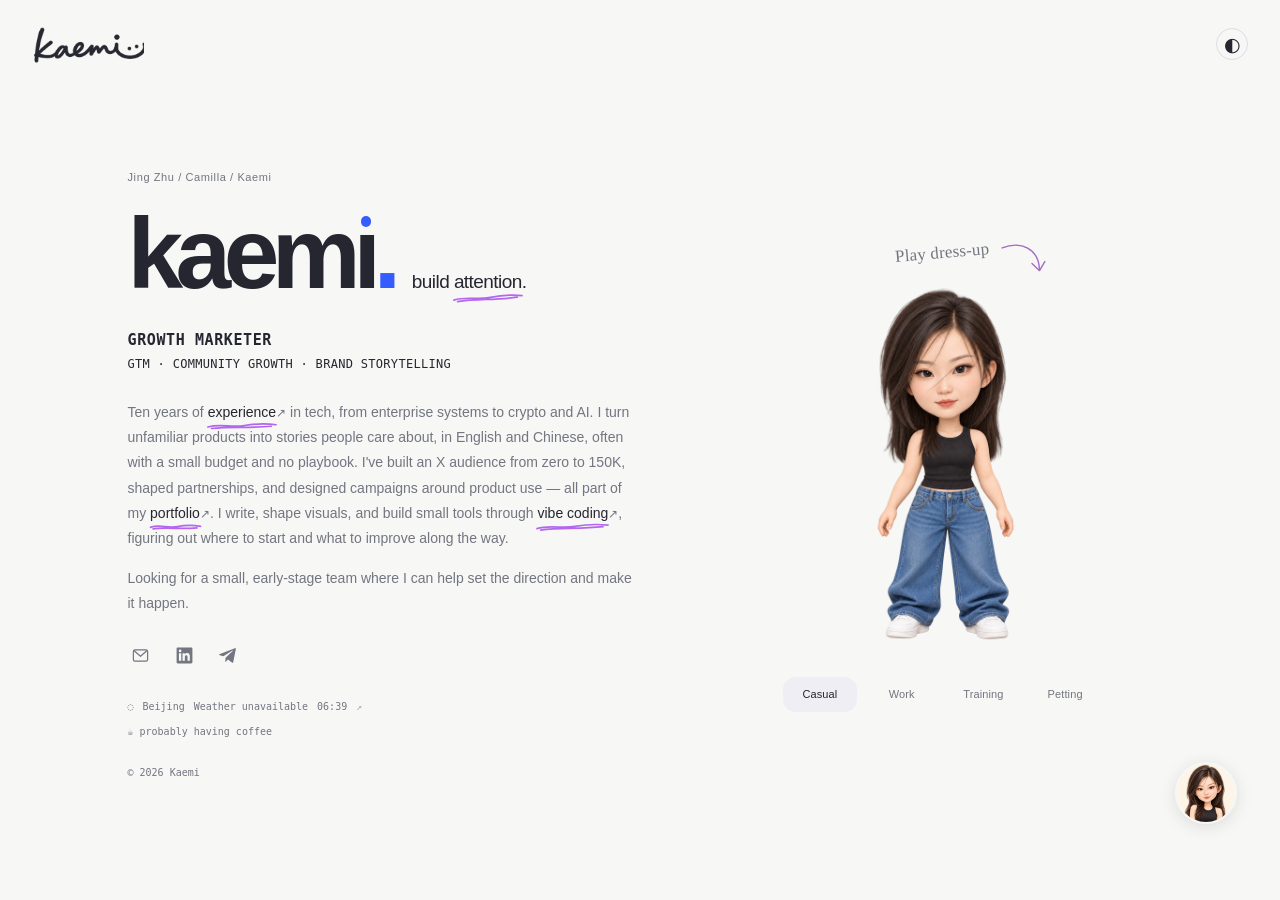
<file: index.html>
<!doctype html><html lang="en"><head><meta charset="utf-8"><meta name="viewport" content="width=device-width,initial-scale=1"><meta name="description" content="Kaemi (Jing Zhu) — growth marketing, community and creative work for early-stage AI startups."><title>Kaemi — Growth, community & ideas</title><link rel="stylesheet" href="styles.css?v=20261025e"></head><body class="homepage"><a class="skip" href="#main">Skip to content</a><header class="home-header"><a class="wordmark signature-mark" href="index.html" aria-label="Kaemi home"><span class="signature-art" aria-hidden="true"></span></a><button id="theme" aria-label="Switch color theme" title="Switch color theme">◐</button></header><main id="main" class="home-main"><section class="home-card" aria-labelledby="name"><p class="eyebrow">Jing Zhu / Camilla / Kaemi</p><div class="home-name-line"><h1 id="name" class="name-mark" aria-label="Kaemi">kaem<span class="letter-i" aria-hidden="true">ı<span class="name-dot"></span></span><span class="accent">.</span></h1><p class="home-role">build <span class="ink-mark">attention</span>.</p></div><p class="home-position"><span>GROWTH MARKETER</span><span>GTM · COMMUNITY GROWTH · BRAND STORYTELLING</span></p><div class="home-bio"><p>Ten years of <a class="prose-link" href="cv.html"><span class="ink-mark">experience</span><span class="prose-arrow" aria-hidden="true"> ↗</span></a> in tech, from enterprise systems to crypto and AI. I turn unfamiliar products into stories people care about, in English and Chinese, often with a small budget and no playbook. I've built an X audience from zero to 150K, shaped partnerships, and designed campaigns around product use — all part of my <a class="prose-link" href="work.html"><span class="ink-mark">portfolio</span><span class="prose-arrow" aria-hidden="true"> ↗</span></a>. I write, shape visuals, and build small tools through <a class="prose-link" href="vibe.html"><span class="ink-mark">vibe coding</span><span class="prose-arrow" aria-hidden="true"> ↗</span></a>, figuring out where to start and what to improve along the way.</p><p>Looking for a small, early-stage team where I can help set the direction and make it happen.</p></div><section class="home-contact" aria-label="Contact"><div><a class="contact-icon" href="mailto:Kaemi06@proton.me" aria-label="Email Kaemi06@proton.me" title="Kaemi06@proton.me"><svg viewBox="0 0 24 24" fill="none" aria-hidden="true"><rect x="3" y="5" width="18" height="14" rx="2" stroke="currentColor" stroke-width="1.5"/><path d="m4 6 8 7 8-7" stroke="currentColor" stroke-width="1.5" stroke-linejoin="round"/></svg></a><a class="contact-icon" href="https://www.linkedin.com/in/jing-zhu-137a18a4/" target="_blank" rel="noopener noreferrer" aria-label="Kaemi on LinkedIn" title="LinkedIn"><svg viewBox="0 0 24 24" fill="currentColor" aria-hidden="true"><path d="M20.45 2H3.55C2.69 2 2 2.68 2 3.52v16.96c0 .84.69 1.52 1.55 1.52h16.9c.86 0 1.55-.68 1.55-1.52V3.52c0-.84-.69-1.52-1.55-1.52ZM7.93 18.75H4.98V9.2h2.95v9.55ZM6.45 7.89a1.71 1.71 0 1 1 0-3.42 1.71 1.71 0 0 1 0 3.42Zm12.3 10.86H15.8V14.1c0-1.11-.02-2.54-1.55-2.54-1.55 0-1.79 1.21-1.79 2.46v4.73H9.51V9.2h2.83v1.31h.04c.4-.76 1.36-1.56 2.8-1.56 2.99 0 3.57 1.97 3.57 4.53v5.27Z"/></svg></a><a class="contact-icon" href="https://t.me/kamil_krypto" target="_blank" rel="noopener noreferrer" aria-label="Telegram: @kamil_krypto" title="Telegram · @kamil_krypto"><svg viewBox="0 0 24 24" fill="currentColor" aria-hidden="true"><path d="M21.4 3.1 18.1 20c-.2 1.2-.9 1.5-1.8.9l-5-3.7-2.4 2.3c-.3.3-.5.5-1 .5l.4-5.1L17.6 6c.4-.4-.1-.6-.6-.3L5.5 13 1 11.6c-1-.3-1-1 .2-1.5L20 2.8c.9-.3 1.6.2 1.4 1.3Z"/></svg></a></div></section><div class="home-facts"><div class="home-weather"><span aria-hidden="true" id="weather-icon">◌</span><span>Beijing</span><span id="beijing-weather">Checking the sky…</span><time id="local-clock"></time><a class="weather-credit" href="https://open-meteo.com/" target="_blank" rel="noopener noreferrer" aria-label="Weather data by Open-Meteo" title="Weather by Open-Meteo">↗</a></div><button id="little-mood" type="button" aria-label="Change little mood">☕ probably having coffee</button><p class="home-signoff">© <span id="year">2026</span> Kaemi</p></div></section><aside class="dressup personal-avatar" aria-label="Kaemi character and props"><div class="wardrobe-heading"><button id="wardrobe-toggle" type="button" aria-expanded="false"><span>Play dress-up</span><svg class="dressup-sketch" viewBox="0 0 65 44" fill="none" aria-hidden="true"><path d="M5 6c23-7 42 5 41 28M38 27l8 9 7-10" stroke="currentColor" stroke-width="1.6" stroke-linecap="round" stroke-linejoin="round"/></svg></button><button id="orbit-toggle" type="button" aria-pressed="false">Pause orbit</button></div><div class="avatar-stage"><div class="orbit-guide" aria-hidden="true"></div><img class="personal-character" src="assets/avatar-black-loose.png" alt="Standing Q-style Kaemi avatar with dark hair, no earrings, black sleeveless top and blue jeans"><div class="orbit-items"><button type="button" class="orbit-item" data-part="hand" data-value="cat" aria-label="Hold 涞涞" aria-pressed="false"><img src="assets/orbit-lailai.svg" alt=""><span class="orbit-label">涞涞</span></button><button type="button" class="orbit-item" data-part="hand" data-value="coffee" aria-label="Coffee" aria-pressed="false"><img src="assets/orbit-coffee.svg" alt=""><span class="orbit-label">Coffee</span></button><button type="button" class="orbit-item" data-part="hand" data-value="gloves" aria-label="Pink gloves" aria-pressed="false"><img src="assets/prop-gloves.png" alt=""><span class="orbit-label">Pink gloves</span></button><button type="button" class="orbit-item" data-part="hand" data-value="mac" aria-label="MacBook" aria-pressed="false"><img src="assets/prop-macbook.png" alt=""><span class="orbit-label">MacBook</span></button><button type="button" class="orbit-item" data-part="outfit" data-value="black" aria-label="Black tank" aria-pressed="false"><img src="assets/orbit-black.svg" alt=""><span class="orbit-label">Black tank</span></button><button type="button" class="orbit-item" data-part="hair" data-value="loose" aria-label="Hair down" aria-pressed="false"><img src="assets/orbit-loose.svg" alt=""><span class="orbit-label">Hair down</span></button><button type="button" class="orbit-item" data-part="outfit" data-value="white" aria-label="White tank" aria-pressed="false"><img src="assets/orbit-white.svg" alt=""><span class="orbit-label">White tank</span></button><button type="button" class="orbit-item" data-part="hair" data-value="pony" aria-label="Ponytail" aria-pressed="false"><img src="assets/orbit-pony.svg" alt=""><span class="orbit-label">Ponytail</span></button><button type="button" class="orbit-item" data-part="outfit" data-value="sport" aria-label="Training clothes" aria-pressed="false"><img src="assets/orbit-sport.svg" alt=""><span class="orbit-label">Training clothes</span></button></div></div><div class="wardrobe-bottom"><div class="mode-buttons" role="group" aria-label="Choose a look"><button data-mode="casual" aria-pressed="true">Casual</button><button data-mode="work" aria-pressed="false">Work</button><button data-mode="training" aria-pressed="false">Training</button><button data-mode="petting" aria-pressed="false"><img src="assets/orbit-lailai.svg" alt="" class="pet-mode-icon">Petting</button></div><p id="outfit-status" aria-live="polite">Off duty. Still curious.</p></div></aside></main><script src="script.js?v=20261023i"></script><script src="wardrobe.js?v=20261023b"></script><div class="kaemi-guide"><section id="kaemi-panel" class="kaemi-panel" role="dialog" aria-labelledby="kaemi-guide-title" hidden><div class="guide-heading"><h2 id="kaemi-guide-title">GM <span aria-hidden="true">☀</span></h2><button type="button" class="guide-close" aria-label="Close guide">×</button></div><nav class="guide-shortcuts" aria-label="Explore"><a href="cv.html">Experience <span>↗</span></a><a href="work.html">Portfolio <span>↗</span></a><a href="vibe.html">Vibe coding <span>↗</span></a></nav></section><button type="button" class="kaemi-launcher" aria-label="Open Kaemi's site guide" aria-controls="kaemi-panel" aria-expanded="false"><img src="assets/kaemi-stickers/smile.png" alt="" width="56" height="56"></button></div><script src="guide.js?v=20261023k"></script></body></html>
</file>
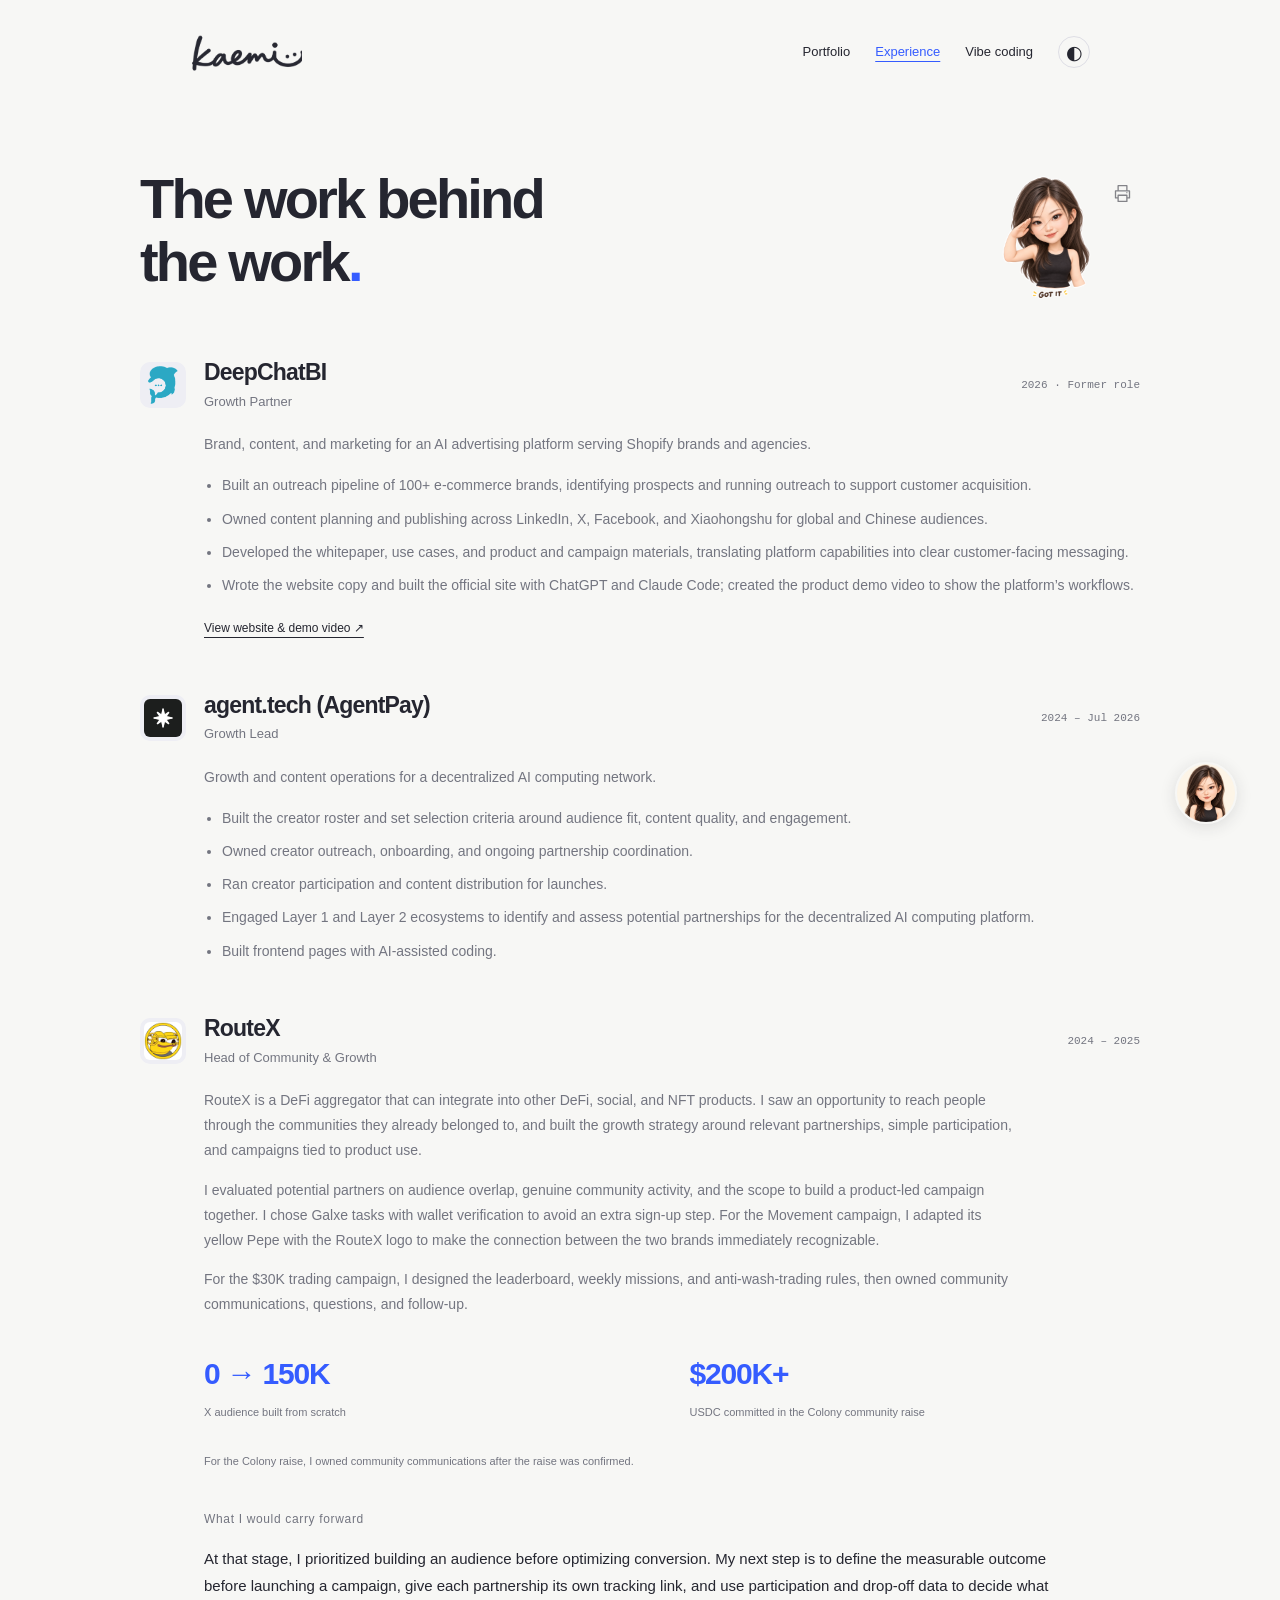
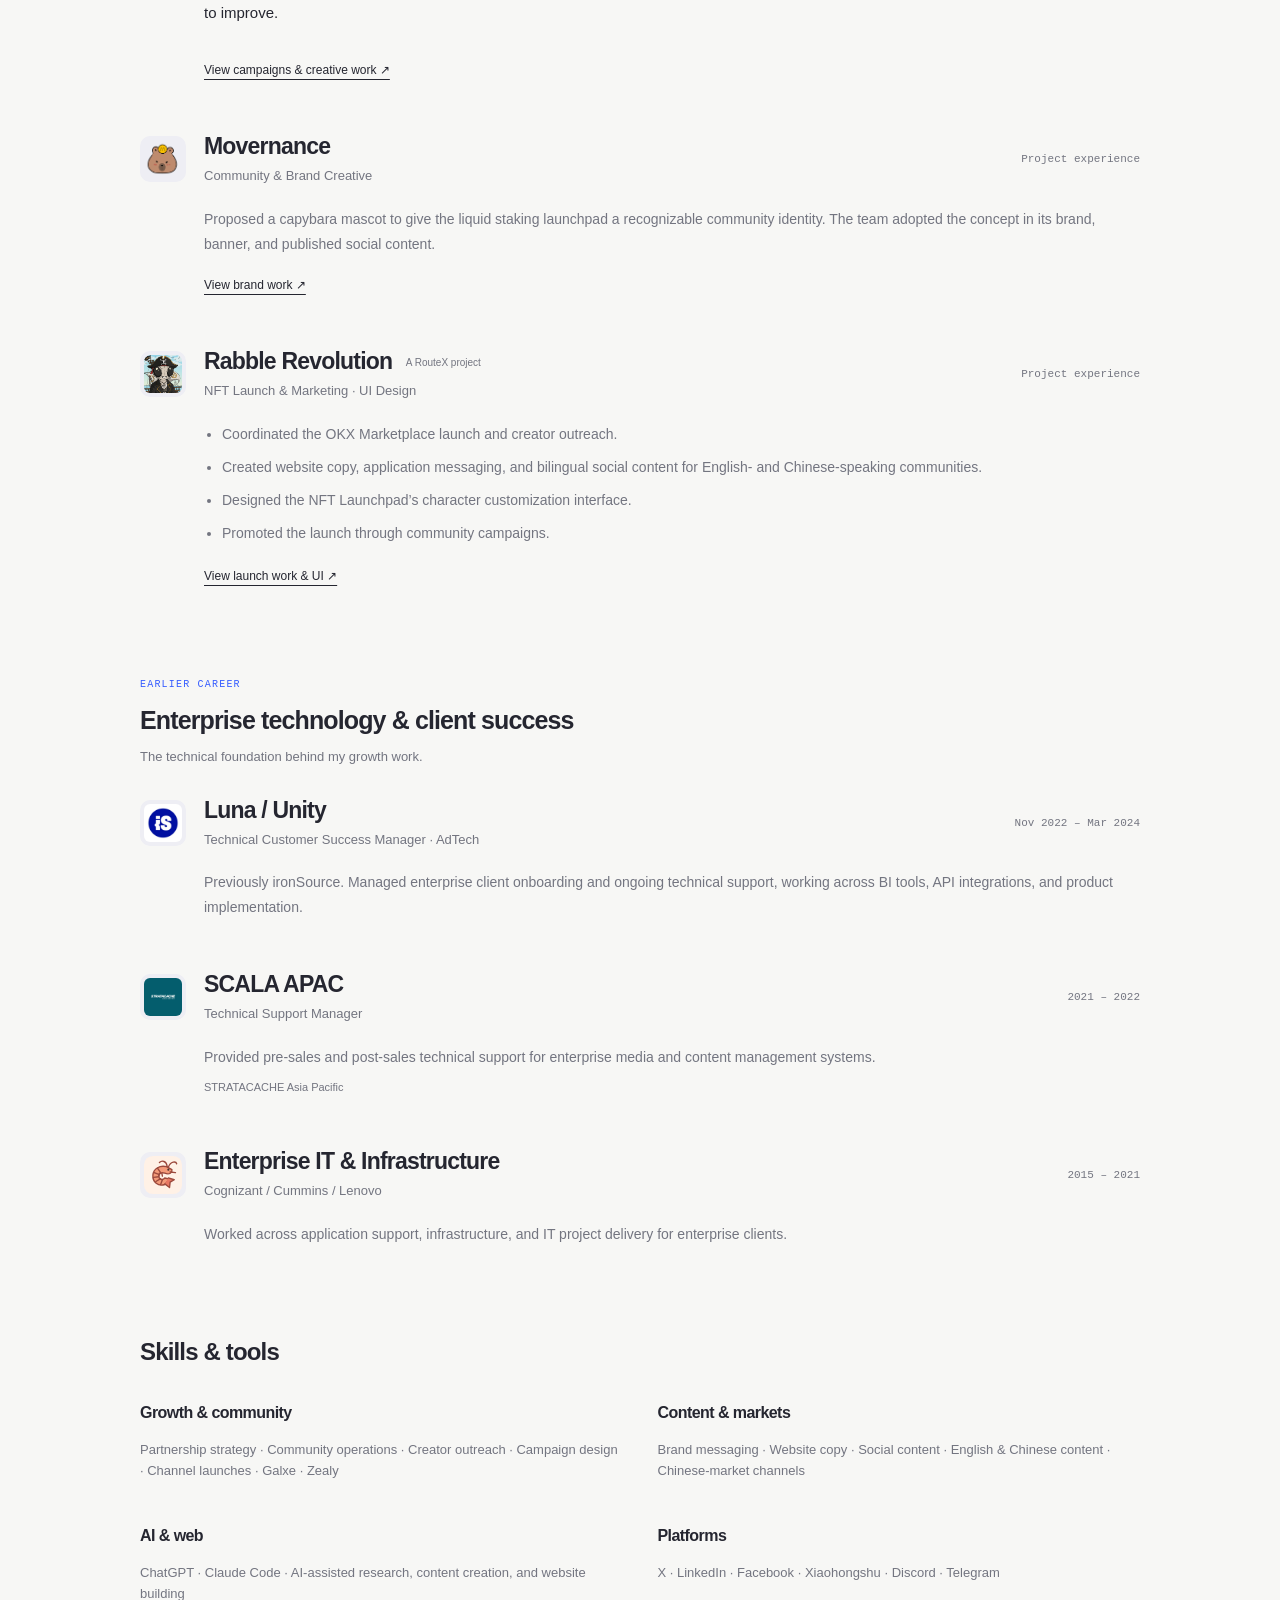
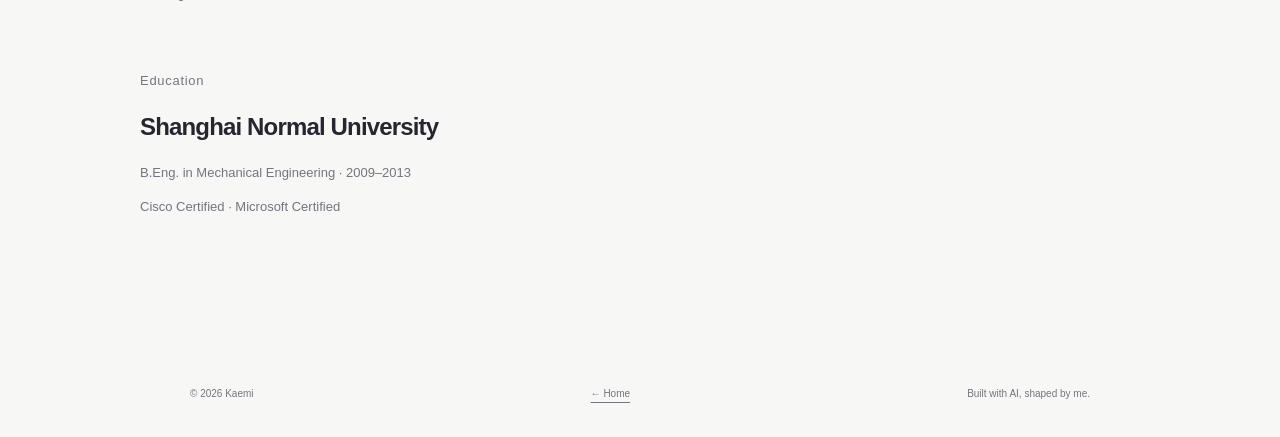
<file: cv.html>
<!doctype html><html lang="en"><head><meta charset="utf-8"><meta name="viewport" content="width=device-width,initial-scale=1"><meta name="description" content="Kaemi (Jing Zhu) — growth marketing, community and creative work for early-stage AI startups."><title>Experience — Kaemi</title><link rel="stylesheet" href="styles.css?v=20261024b"></head><body class="subpage"><a class="skip" href="#main">Skip to content</a><header><a class="wordmark signature-mark" href="index.html" aria-label="Kaemi home"><span class="signature-art" aria-hidden="true"></span></a><nav aria-label="Main navigation"><a href="work.html">Portfolio</a><a href="cv.html">Experience</a><a href="vibe.html">Vibe coding</a><button id="theme" aria-label="Switch color theme" title="Switch color theme">◐</button></nav></header><main id="main" class="experience-page"><div class="page-intro" id="top"><h1>The work behind<br>the work<span class="accent">.</span></h1><img class="page-kaemi" src="assets/kaemi-stickers/got-it.png" alt="" width="110" height="140"><button class="print print-icon" onclick="window.print()" aria-label="Print or save as PDF" title="Print / Save as PDF"><svg viewBox="0 0 24 24" fill="none" aria-hidden="true"><path d="M7 8V3h10v5M7 17H4V9h16v8h-3M7 14h10v7H7zM17 11h.01" stroke="currentColor" stroke-width="1.5" stroke-linecap="round" stroke-linejoin="round"/></svg></button></div><article class="experience-role" id="deepchatbi"><div class="experience-role-heading"><img src="assets/logo-deepchatbi.png" alt="" class="experience-logo"><div><h2>DeepChatBI</h2><p class="role-title">Growth Partner</p></div><span class="role-date">2026 · Former role</span></div><div class="experience-body"><p>Brand, content, and marketing for an AI advertising platform serving Shopify brands and agencies.</p><ul><li>Built an outreach pipeline of 100+ e-commerce brands, identifying prospects and running outreach to support customer acquisition.</li><li>Owned content planning and publishing across LinkedIn, X, Facebook, and Xiaohongshu for global and Chinese audiences.</li><li>Developed the whitepaper, use cases, and product and campaign materials, translating platform capabilities into clear customer-facing messaging.</li><li>Wrote the website copy and built the official site with ChatGPT and Claude Code; created the product demo video to show the platform’s workflows.</li></ul><a href="work.html#deepchatbi">View website & demo video ↗</a></div></article><article class="experience-role" id="agent-tech"><div class="experience-role-heading"><img src="assets/logo-agent.jpg" alt="" class="experience-logo"><div><h2>agent.tech (AgentPay)</h2><p class="role-title">Growth Lead</p></div><span class="role-date">2024 – Jul 2026</span></div><div class="experience-body"><p>Growth and content operations for a decentralized AI computing network.</p><ul><li>Built the creator roster and set selection criteria around audience fit, content quality, and engagement.</li><li>Owned creator outreach, onboarding, and ongoing partnership coordination.</li><li>Ran creator participation and content distribution for launches.</li><li>Engaged Layer 1 and Layer 2 ecosystems to identify and assess potential partnerships for the decentralized AI computing platform.</li><li>Built frontend pages with AI-assisted coding.</li></ul></div></article><article class="experience-role" id="routex"><div class="experience-role-heading"><img src="assets/logo-routex.jpg" alt="" class="experience-logo"><div><h2>RouteX</h2><p class="role-title">Head of Community & Growth</p></div><span class="role-date">2024 – 2025</span></div><div class="experience-body"><section class="strategy-overview"><p>RouteX is a DeFi aggregator that can integrate into other DeFi, social, and NFT products. I saw an opportunity to reach people through the communities they already belonged to, and built the growth strategy around relevant partnerships, simple participation, and campaigns tied to product use.</p><p>I evaluated potential partners on audience overlap, genuine community activity, and the scope to build a product-led campaign together. I chose Galxe tasks with wallet verification to avoid an extra sign-up step. For the Movement campaign, I adapted its yellow Pepe with the RouteX logo to make the connection between the two brands immediately recognizable.</p><p>For the $30K trading campaign, I designed the leaderboard, weekly missions, and anti-wash-trading rules, then owned community communications, questions, and follow-up.</p><div class="outcome-strip routex-outcomes"><div><strong>0 → 150K</strong><span>X audience built from scratch</span></div><div><strong>$200K+</strong><span>USDC committed in the Colony community raise</span></div></div><p class="scope-note">For the Colony raise, I owned community communications after the raise was confirmed.</p></section><section class="strategy-reflection"><p class="eyebrow">What I would carry forward</p><p>At that stage, I prioritized building an audience before optimizing conversion. My next step is to define the measurable outcome before launching a campaign, give each partnership its own tracking link, and use participation and drop-off data to decide what to improve.</p></section><a href="work.html#routex">View campaigns & creative work ↗</a></div></article><article class="experience-role" id="movernance"><div class="experience-role-heading"><img src="assets/logo-movernance.png" alt="" class="experience-logo"><div><h2>Movernance</h2><p class="role-title">Community & Brand Creative</p></div><span class="role-date">Project experience</span></div><div class="experience-body"><p>Proposed a capybara mascot to give the liquid staking launchpad a recognizable community identity. The team adopted the concept in its brand, banner, and published social content.</p><a href="work.html#movernance">View brand work ↗</a></div></article><article class="experience-role" id="rabble"><div class="experience-role-heading"><img src="assets/logo-rr.png" alt="" class="experience-logo"><div><h2>Rabble Revolution <span class="parent-project">A RouteX project</span></h2><p class="role-title">NFT Launch & Marketing · UI Design</p></div><span class="role-date">Project experience</span></div><div class="experience-body"><ul><li>Coordinated the OKX Marketplace launch and creator outreach.</li><li>Created website copy, application messaging, and bilingual social content for English- and Chinese-speaking communities.</li><li>Designed the NFT Launchpad’s character customization interface.</li><li>Promoted the launch through community campaigns.</li></ul><a href="work.html#rabble">View launch work & UI ↗</a></div></article><div class="career-divider"><span>Earlier career</span><h2>Enterprise technology & client success</h2><p>The technical foundation behind my growth work.</p></div><article class="experience-role" id="unity"><div class="experience-role-heading"><img src="assets/logo-ironsource.png" alt="" class="experience-logo"><div><h2>Luna / Unity</h2><p class="role-title">Technical Customer Success Manager · AdTech</p></div><span class="role-date">Nov 2022 – Mar 2024</span></div><div class="experience-body"><p>Previously ironSource. Managed enterprise client onboarding and ongoing technical support, working across BI tools, API integrations, and product implementation.</p></div></article><article class="experience-role" id="scala"><div class="experience-role-heading"><img src="assets/logo-stratacache.png" alt="" class="experience-logo"><div><h2>SCALA APAC</h2><p class="role-title">Technical Support Manager</p></div><span class="role-date">2021 – 2022</span></div><div class="experience-body"><p>Provided pre-sales and post-sales technical support for enterprise media and content management systems. <span class="company-context">STRATACACHE Asia Pacific</span></p></div></article><article class="experience-role" id="enterprise-it"><div class="experience-role-heading"><img src="assets/logo-shrimp.svg" alt="" class="experience-logo"><div><h2>Enterprise IT & Infrastructure</h2><p class="role-title">Cognizant / Cummins / Lenovo</p></div><span class="role-date">2015 – 2021</span></div><div class="experience-body"><p>Worked across application support, infrastructure, and IT project delivery for enterprise clients.</p></div></article><section class="experience-skills"><h2>Skills & tools</h2><div class="skill-columns"><div><h3>Growth & community</h3><p>Partnership strategy · Community operations · Creator outreach · Campaign design · Channel launches · Galxe · Zealy</p></div><div><h3>Content & markets</h3><p>Brand messaging · Website copy · Social content · English & Chinese content · Chinese-market channels</p></div><div><h3>AI & web</h3><p>ChatGPT · Claude Code · AI-assisted research, content creation, and website building</p></div><div><h3>Platforms</h3><p>X · LinkedIn · Facebook · Xiaohongshu · Discord · Telegram</p></div></div></section><section class="experience-education"><p class="eyebrow">Education</p><h2>Shanghai Normal University</h2><p>B.Eng. in Mechanical Engineering · 2009–2013</p><p>Cisco Certified · Microsoft Certified</p></section></main><footer><span>© <span id="year">2026</span> Kaemi</span><a href="index.html">← Home</a><span>Built with AI, shaped by me.</span></footer><script src="script.js?v=20261023b"></script><div class="kaemi-guide"><section id="kaemi-panel" class="kaemi-panel" role="dialog" aria-labelledby="kaemi-guide-title" hidden><div class="guide-heading"><h2 id="kaemi-guide-title">GM <span aria-hidden="true">☀</span></h2><button type="button" class="guide-close" aria-label="Close guide">×</button></div><nav class="guide-shortcuts" aria-label="Explore"><a href="work.html">Portfolio <span>↗</span></a><a href="cv.html">Experience <span>↗</span></a><a href="vibe.html">Vibe coding <span>↗</span></a></nav></section><button type="button" class="kaemi-launcher" aria-label="Open Kaemi's site guide" aria-controls="kaemi-panel" aria-expanded="false"><img src="assets/kaemi-stickers/smile.png" alt="" width="56" height="56"></button></div><script src="guide.js?v=20261023k"></script></body></html>
</file>
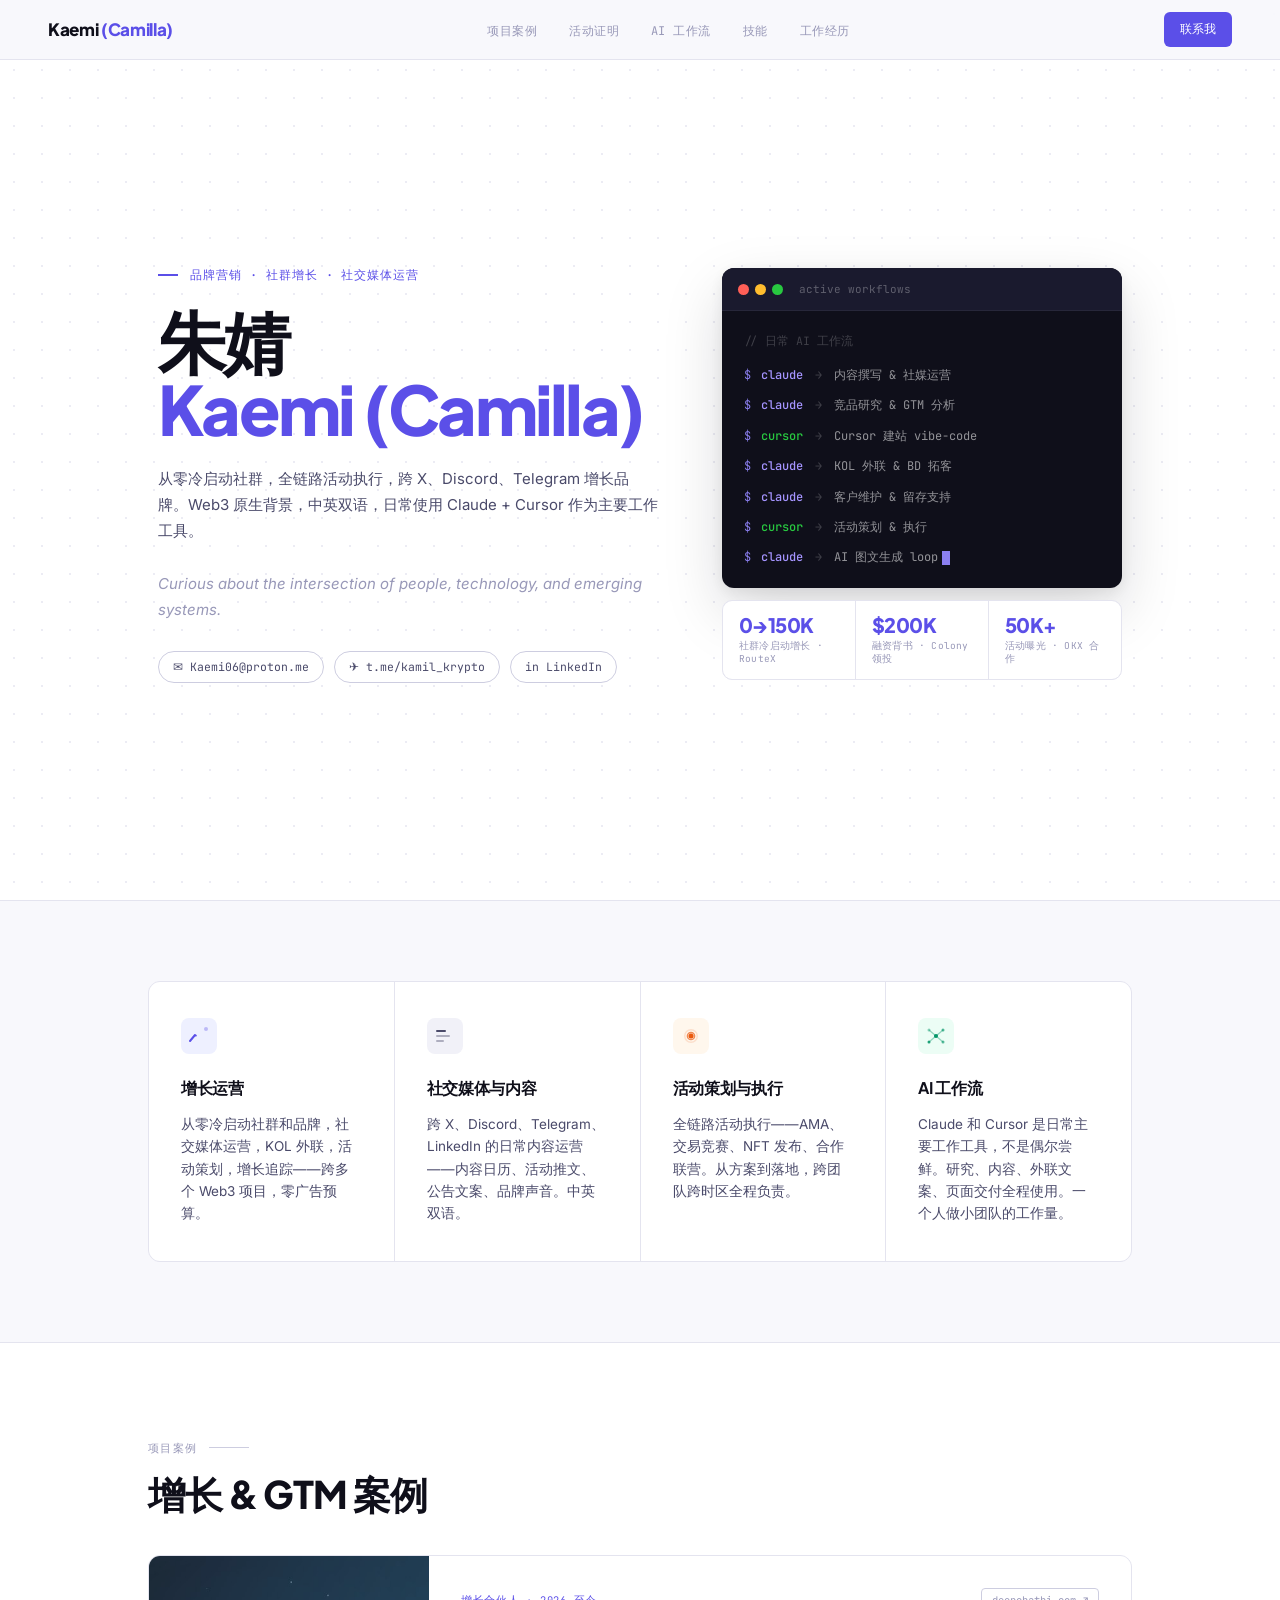
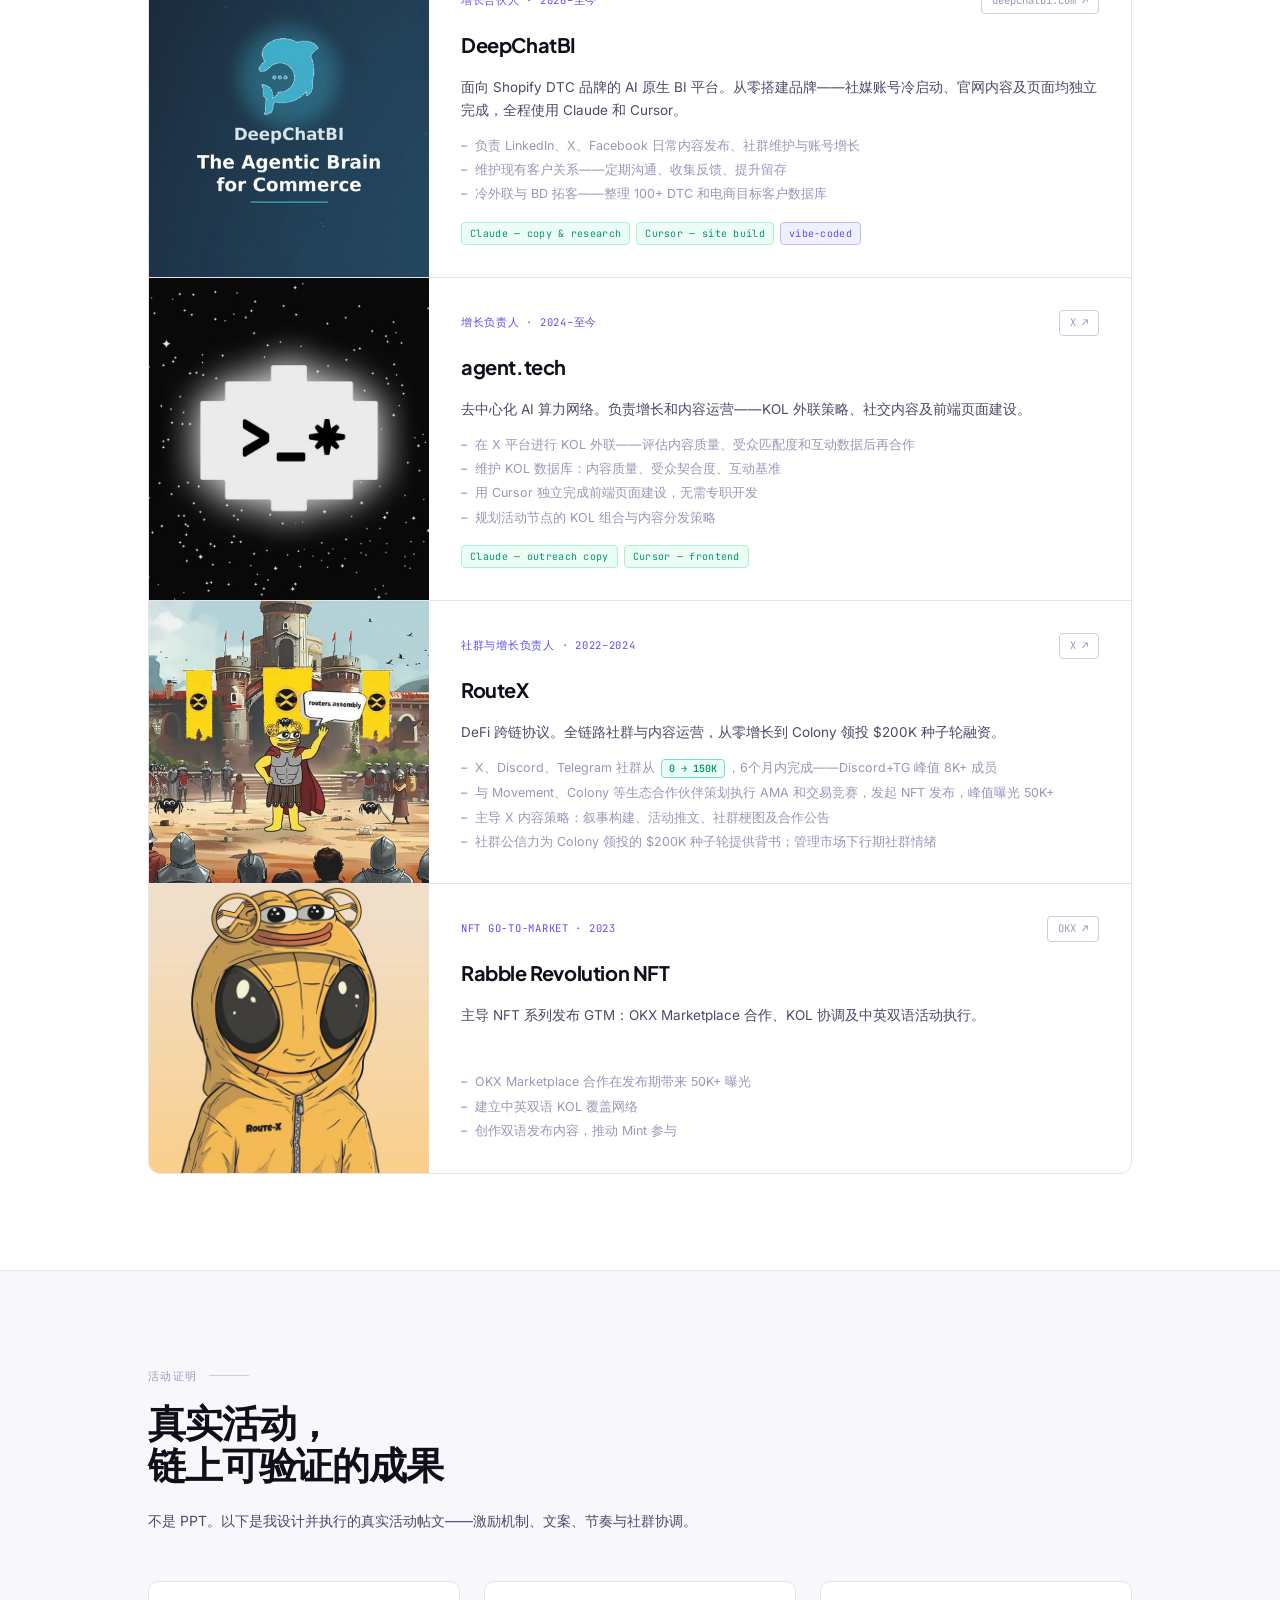
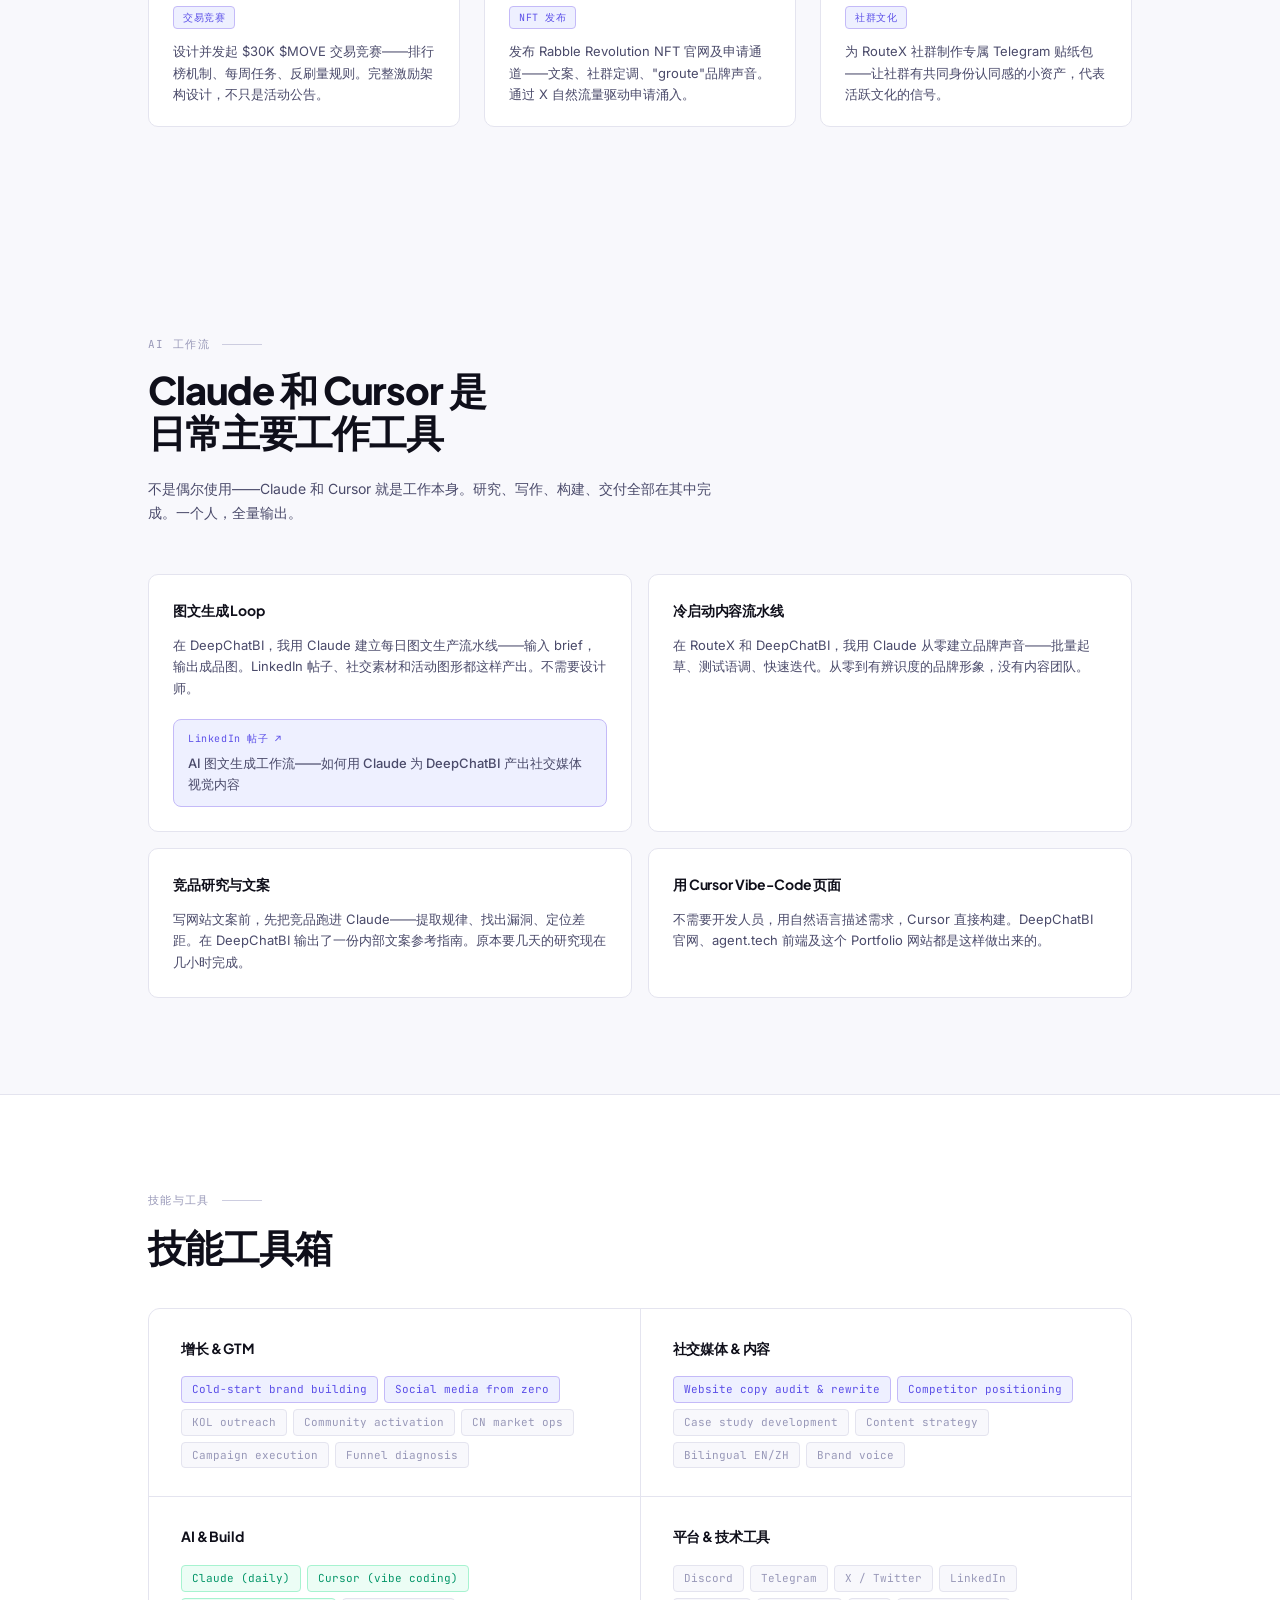
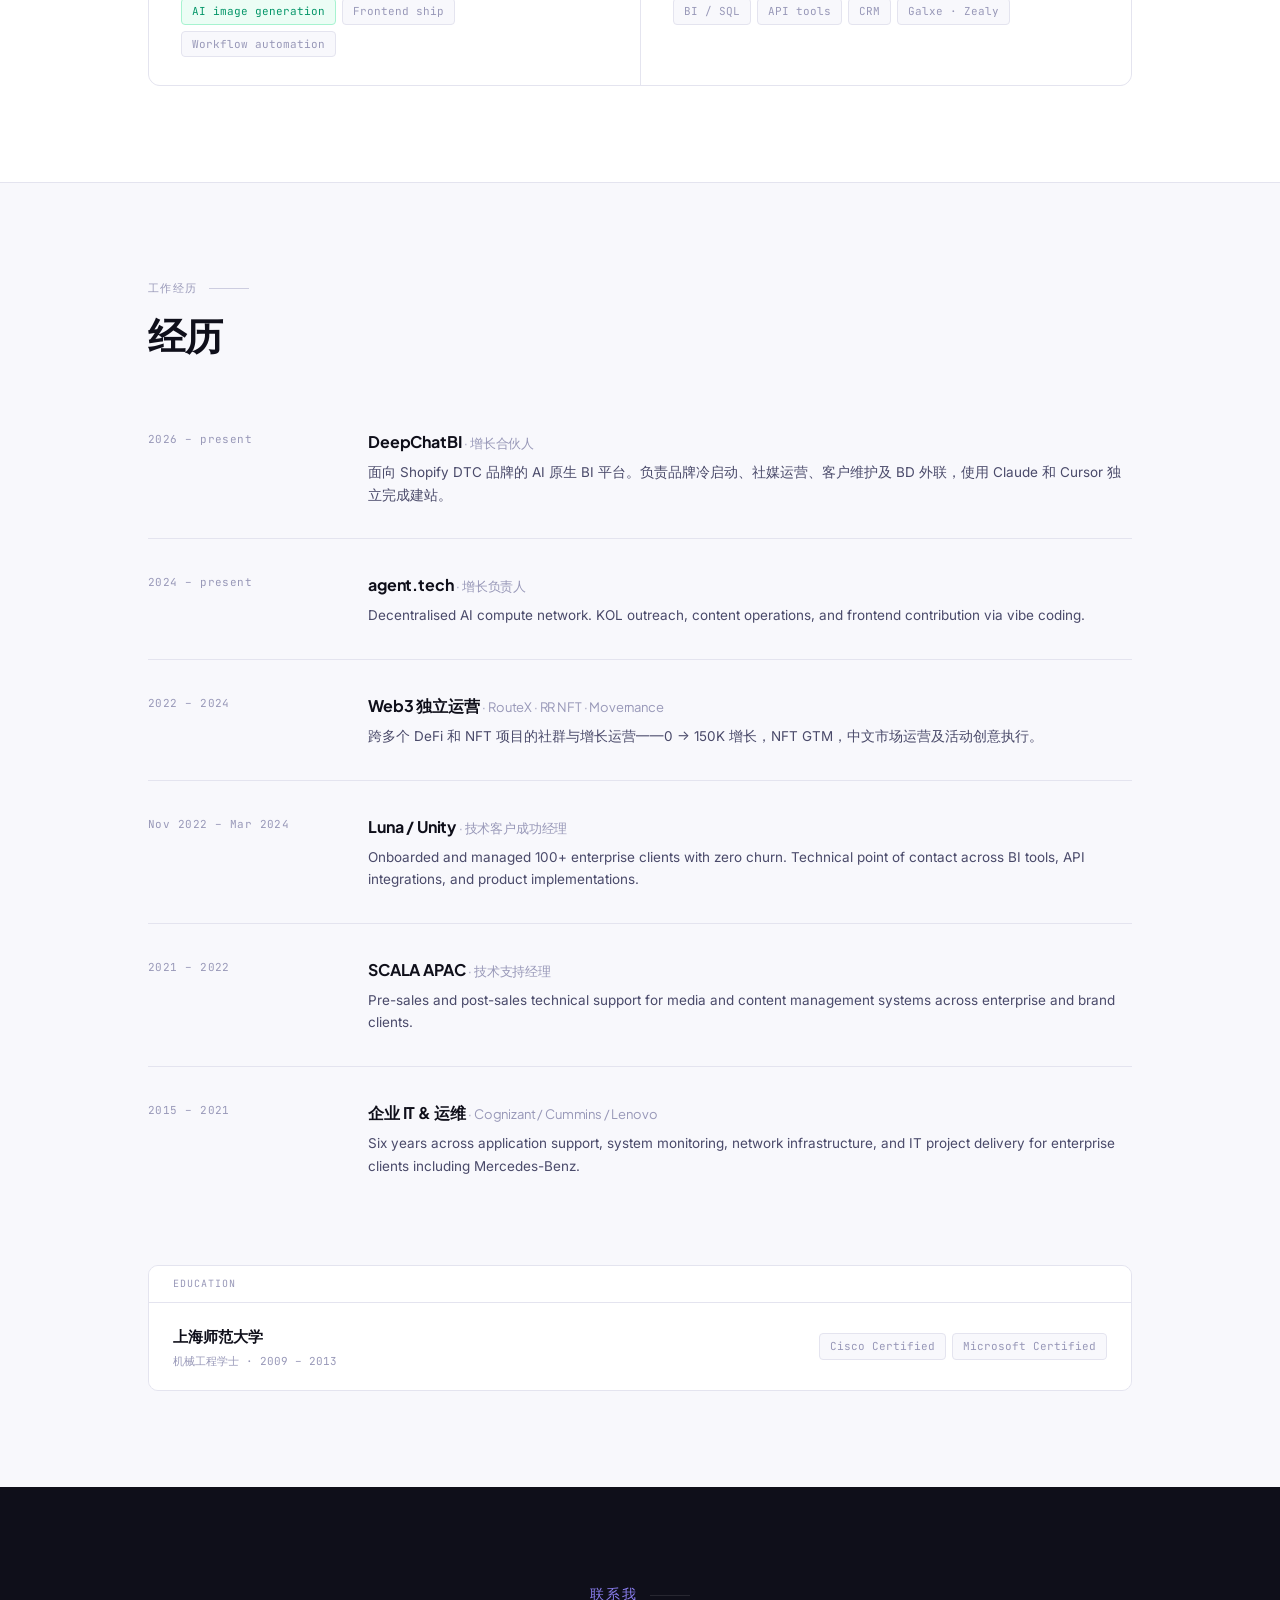
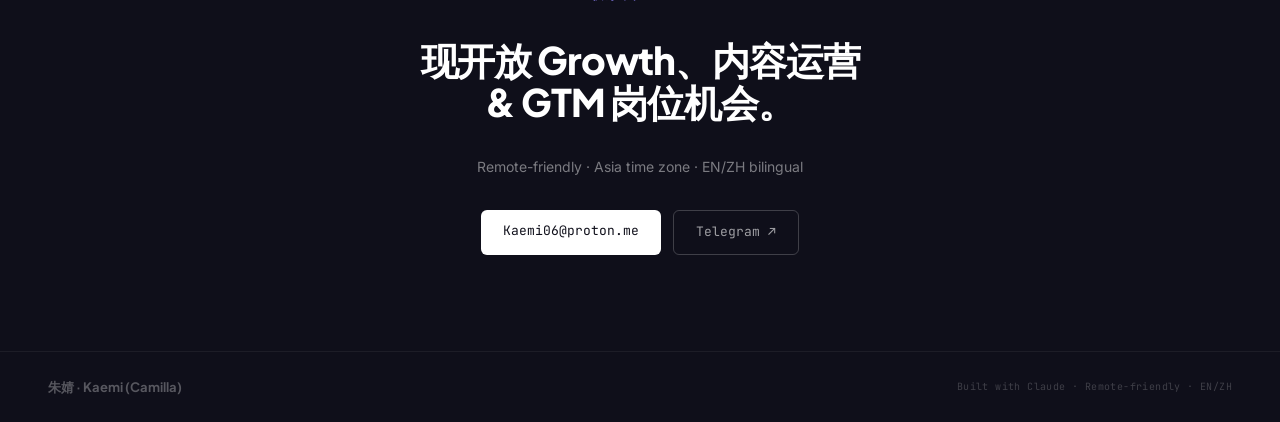
<file: index_zh.html>
<!DOCTYPE html>
<html lang="en">
<head>
  <meta charset="utf-8">
  <meta name="viewport" content="width=device-width, initial-scale=1">
  <title>Kaemi — Brand Marketing & Community Growth</title>
  <link rel="preconnect" href="https://fonts.googleapis.com">
  <link rel="preconnect" href="https://fonts.gstatic.com" crossorigin>
  <link href="https://fonts.googleapis.com/css2?family=Plus+Jakarta+Sans:wght@400;500;600;700;800&family=Inter:wght@300;400;500&family=JetBrains+Mono:wght@400;500&display=swap" rel="stylesheet">
  <style>
    :root {
      --bg:           #F8F8FC;
      --white:        #FFFFFF;
      --border:       #E4E4EF;
      --border2:      #CDCDE0;
      --text:         #0F0F1A;
      --text2:        #4A4A6A;
      --text3:        #9898B8;
      --accent:       #5B4FE8;
      --accent-mid:   #8B7FF0;
      --accent-light: #EEF0FF;
      --accent-dim:   rgba(91,79,232,0.08);
      --green:        #059669;
      --green-light:  #ECFDF5;
      --green-border: #A7F3D0;
      --display:      'Plus Jakarta Sans', sans-serif;
      --body:         'Inter', sans-serif;
      --mono:         'JetBrains Mono', monospace;
    }

    *, *::before, *::after { box-sizing: border-box; margin: 0; padding: 0; }
    html { scroll-behavior: smooth; }

    body {
      background: var(--bg);
      color: var(--text);
      font-family: var(--body);
      font-size: 16px;
      line-height: 1.7;
      overflow-x: hidden;
    }

    ::-webkit-scrollbar { width: 4px; }
    ::-webkit-scrollbar-track { background: var(--bg); }
    ::-webkit-scrollbar-thumb { background: var(--border2); border-radius: 2px; }

    /* ── Nav ── */
    nav {
      position: fixed;
      top: 0; left: 0; right: 0;
      z-index: 100;
      height: 60px;
      display: flex;
      align-items: center;
      justify-content: space-between;
      padding: 0 3rem;
      background: rgba(248,248,252,0.9);
      backdrop-filter: blur(16px);
      border-bottom: 1px solid var(--border);
    }

    .nav-brand {
      font-family: var(--display);
      font-size: 17px;
      font-weight: 800;
      color: var(--text);
      text-decoration: none;
      letter-spacing: -0.02em;
    }
    .nav-brand span { color: var(--accent); }

    .nav-links {
      display: flex;
      gap: 2rem;
      list-style: none;
    }
    .nav-links a {
      font-family: var(--mono);
      font-size: 12px;
      color: var(--text3);
      text-decoration: none;
      letter-spacing: 0.04em;
      transition: color 0.2s;
    }
    .nav-links a:hover { color: var(--accent); }

    .nav-cta {
      font-family: var(--mono);
      font-size: 12px;
      color: var(--white);
      background: var(--accent);
      text-decoration: none;
      padding: 7px 16px;
      border-radius: 6px;
      transition: opacity 0.2s;
    }
    .nav-cta:hover { opacity: 0.85; }

    /* ── Layout ── */
    .container {
      max-width: 1080px;
      margin: 0 auto;
      padding: 0 3rem;
    }

    section { position: relative; }

    .section-pad { padding: 6rem 0; }

    .section-label {
      font-family: var(--mono);
      font-size: 11px;
      color: var(--text3);
      letter-spacing: 0.12em;
      text-transform: uppercase;
      margin-bottom: 1rem;
      display: flex;
      align-items: center;
      gap: 0.75rem;
    }
    .section-label::after {
      content: '';
      flex: 1;
      max-width: 40px;
      height: 1px;
      background: var(--border2);
    }

    h2 {
      font-family: var(--display);
      font-size: clamp(26px, 3.5vw, 38px);
      font-weight: 800;
      letter-spacing: -0.03em;
      line-height: 1.1;
      color: var(--text);
      margin-bottom: 2.5rem;
    }

    .divider {
      height: 1px;
      background: var(--border);
    }

    /* ── Hero ── */
    .hero {
      min-height: 100vh;
      display: flex;
      align-items: center;
      padding: 7rem 0 4rem;
      background: var(--white);
      position: relative;
      overflow: hidden;
    }

    /* Subtle dot grid */
    .hero::before {
      content: '';
      position: absolute;
      inset: 0;
      background-image: radial-gradient(circle, #C8C8E0 1px, transparent 1px);
      background-size: 28px 28px;
      opacity: 0.35;
      pointer-events: none;
    }

    .hero-inner {
      display: grid;
      grid-template-columns: 1fr 400px;
      gap: 4rem;
      align-items: center;
      position: relative;
      z-index: 1;
      width: 100%;
    }

    .hero-eyebrow {
      font-family: var(--mono);
      font-size: 12px;
      color: var(--accent);
      letter-spacing: 0.08em;
      margin-bottom: 1.25rem;
      display: flex;
      align-items: center;
      gap: 0.75rem;
    }
    .hero-eyebrow::before {
      content: '';
      width: 20px;
      height: 2px;
      background: var(--accent);
      display: block;
    }

    h1 {
      font-family: var(--display);
      font-size: clamp(44px, 5.5vw, 68px);
      font-weight: 800;
      letter-spacing: -0.04em;
      line-height: 1.0;
      color: var(--text);
      margin-bottom: 1.5rem;
    }
    h1 .name-alt {
      color: var(--accent);
      display: block;
    }

    .hero-bio {
      font-size: 15px;
      color: var(--text2);
      line-height: 1.75;
      max-width: 500px;
      margin-bottom: 1.75rem;
    }
    .hero-bio em {
      color: var(--text3);
      font-style: italic;
    }

    .hero-contacts {
      display: flex;
      gap: 10px;
      flex-wrap: wrap;
    }
    .contact-pill {
      font-family: var(--mono);
      font-size: 11.5px;
      color: var(--text2);
      text-decoration: none;
      border: 1.5px solid var(--border2);
      padding: 5px 14px;
      border-radius: 100px;
      transition: all 0.2s;
      background: var(--white);
    }
    .contact-pill:hover {
      border-color: var(--accent);
      color: var(--accent);
      background: var(--accent-light);
    }

    /* ── Terminal Card ── */
    .terminal {
      background: #0F0F1A;
      border-radius: 12px;
      overflow: hidden;
      box-shadow: 0 24px 60px rgba(15,15,26,0.15), 0 4px 16px rgba(15,15,26,0.08);
    }

    .terminal-bar {
      background: #1A1A2E;
      padding: 12px 16px;
      display: flex;
      align-items: center;
      gap: 12px;
      border-bottom: 1px solid rgba(255,255,255,0.06);
    }
    .terminal-dots {
      display: flex;
      gap: 6px;
    }
    .terminal-dots span {
      width: 11px;
      height: 11px;
      border-radius: 50%;
    }
    .dot-r { background: #FF5F57; }
    .dot-y { background: #FFBD2E; }
    .dot-g { background: #28C840; }

    .terminal-title {
      font-family: var(--mono);
      font-size: 11px;
      color: rgba(255,255,255,0.3);
      margin-left: 4px;
    }

    .terminal-body {
      padding: 20px 22px;
      display: flex;
      flex-direction: column;
      gap: 10px;
    }

    .terminal-comment {
      font-family: var(--mono);
      font-size: 11.5px;
      color: rgba(255,255,255,0.2);
      margin-bottom: 4px;
    }

    .terminal-line {
      display: flex;
      align-items: baseline;
      gap: 10px;
    }
    .t-prompt {
      font-family: var(--mono);
      font-size: 12px;
      color: #8B7FF0;
      flex-shrink: 0;
    }
    .t-tool {
      font-family: var(--mono);
      font-size: 12px;
      font-weight: 500;
    }
    .t-claude { color: #A594FF; }
    .t-cursor { color: #28C840; }
    .t-arrow {
      font-family: var(--mono);
      font-size: 12px;
      color: rgba(255,255,255,0.2);
      margin: 0 2px;
    }
    .t-task {
      font-family: var(--mono);
      font-size: 12px;
      color: rgba(255,255,255,0.55);
    }

    .terminal-cursor {
      display: inline-block;
      width: 8px;
      height: 14px;
      background: var(--accent-mid);
      margin-left: 4px;
      vertical-align: middle;
      animation: blink 1.2s step-end infinite;
    }
    @keyframes blink {
      0%, 100% { opacity: 1; }
      50% { opacity: 0; }
    }

    /* Stats under terminal */
    .hero-stats {
      display: grid;
      grid-template-columns: repeat(3, 1fr);
      gap: 1px;
      background: var(--border);
      border: 1px solid var(--border);
      border-radius: 10px;
      overflow: hidden;
      margin-top: 12px;
    }
    .hero-stat {
      background: var(--white);
      padding: 14px 16px;
    }
    .hero-stat-val {
      font-family: var(--display);
      font-size: 20px;
      font-weight: 800;
      color: var(--accent);
      letter-spacing: -0.03em;
      line-height: 1;
      margin-bottom: 4px;
    }
    .hero-stat-desc {
      font-family: var(--mono);
      font-size: 9.5px;
      color: var(--text3);
      letter-spacing: 0.02em;
      line-height: 1.4;
    }

    /* ── Pillars ── */
    .pillars {
      padding: 5rem 0;
      background: var(--bg);
    }

    .pillars-grid {
      display: grid;
      grid-template-columns: repeat(3, 1fr);
      gap: 1px;
      background: var(--border);
      border: 1px solid var(--border);
      border-radius: 12px;
      overflow: hidden;
    }

    .pillar {
      background: var(--white);
      padding: 2.25rem 2rem;
      transition: background 0.2s;
    }
    .pillar:hover { background: #FAFAFF; }

    .pillar-icon {
      width: 36px;
      height: 36px;
      border-radius: 8px;
      display: flex;
      align-items: center;
      justify-content: center;
      margin-bottom: 1.25rem;
      font-size: 16px;
    }
    .pillar-icon.indigo { background: var(--accent-light); }
    .pillar-icon.green  { background: var(--green-light); }
    .pillar-icon.slate  { background: #F1F1F8; }

    .pillar h3 {
      font-family: var(--display);
      font-size: 16px;
      font-weight: 700;
      color: var(--text);
      margin-bottom: 0.75rem;
      letter-spacing: -0.02em;
    }

    .pillar p {
      font-size: 13.5px;
      color: var(--text2);
      line-height: 1.65;
    }

    /* ── Work ── */
    .work-section { background: var(--white); }

    .case-list {
      display: flex;
      flex-direction: column;
      gap: 1px;
      background: var(--border);
      border: 1px solid var(--border);
      border-radius: 12px;
      overflow: hidden;
    }

    .case-card {
      background: var(--white);
      display: grid;
      grid-template-columns: 280px 1fr;
      transition: background 0.2s;
    }
    .case-card:hover { background: #FAFAFF; }

    .case-card.no-image {
      grid-template-columns: 1fr;
    }

    .case-thumb {
      overflow: hidden;
      position: relative;
      background: var(--bg);
      flex-shrink: 0;
    }
    .case-thumb img {
      width: 100%;
      height: 100%;
      object-fit: cover;
      opacity: 0.92;
      transition: opacity 0.3s, transform 0.4s;
    }
    .case-card:hover .case-thumb img {
      opacity: 1;
      transform: scale(1.03);
    }

    /* Gradient placeholder for cases without images */
    .case-thumb-placeholder {
      width: 100%;
      height: 100%;
      min-height: 180px;
      display: flex;
      align-items: center;
      justify-content: center;
      font-family: var(--display);
      font-size: 28px;
      font-weight: 800;
      letter-spacing: -0.04em;
    }
    .placeholder-deepchat {
      background: linear-gradient(135deg, #0f172a 0%, #1e293b 60%, #0c4a6e 100%);
      color: rgba(255,255,255,0.15);
    }
    .placeholder-agent {
      background: linear-gradient(135deg, #0c0c1a 0%, #1a0a2e 60%, #2d1b69 100%);
      color: rgba(255,255,255,0.15);
    }

    .case-body {
      padding: 2rem 2rem 2rem 2rem;
      display: flex;
      flex-direction: column;
      gap: 0.875rem;
      justify-content: flex-start;
      align-content: flex-start;
      overflow: hidden;
    }

    .case-meta {
      display: flex;
      align-items: center;
      justify-content: space-between;
      gap: 1rem;
    }

    .case-label {
      font-family: var(--mono);
      font-size: 10.5px;
      color: var(--accent);
      letter-spacing: 0.07em;
      text-transform: uppercase;
    }

    .case-link {
      font-family: var(--mono);
      font-size: 10.5px;
      color: var(--text3);
      text-decoration: none;
      border: 1px solid var(--border2);
      padding: 3px 10px;
      border-radius: 4px;
      transition: all 0.2s;
      white-space: nowrap;
    }
    .case-link:hover {
      color: var(--accent);
      border-color: var(--accent);
      background: var(--accent-light);
    }

    h3 {
      font-family: var(--display);
      font-size: 20px;
      font-weight: 700;
      letter-spacing: -0.02em;
      color: var(--text);
    }

    .case-desc {
      font-size: 13.5px;
      color: var(--text2);
      line-height: 1.7;
    }

    .case-bullets {
      list-style: none;
      display: flex;
      flex-direction: column;
      gap: 5px;
      margin-top: auto;
    }
    .case-bullets li {
      font-size: 12.5px;
      color: var(--text3);
      padding-left: 14px;
      position: relative;
      line-height: 1.55;
    }
    .case-bullets li::before {
      content: '–';
      position: absolute;
      left: 0;
      color: var(--accent-mid);
    }

    /* AI tags on cases */
    .ai-tags {
      display: flex;
      flex-wrap: wrap;
      gap: 6px;
      margin-top: 4px;
    }
    .ai-tag {
      font-family: var(--mono);
      font-size: 10px;
      padding: 2px 8px;
      border-radius: 4px;
      letter-spacing: 0.03em;
    }
    .ai-tag.green {
      color: var(--green);
      background: var(--green-light);
      border: 1px solid var(--green-border);
    }
    .ai-tag.purple {
      color: var(--accent);
      background: var(--accent-light);
      border: 1px solid #C4BAF8;
    }

    /* ── AI Workflow Section ── */
    .ai-section {
      background: var(--bg);
      padding: 6rem 0;
    }

    .ai-examples {
      display: grid;
      grid-template-columns: repeat(2, 1fr);
      gap: 1rem;
    }

    .ai-example {
      background: var(--white);
      border: 1px solid var(--border);
      border-radius: 10px;
      padding: 1.5rem;
      display: flex;
      flex-direction: column;
      gap: 0.75rem;
      transition: border-color 0.2s, box-shadow 0.2s;
    }
    .ai-example:hover {
      border-color: var(--accent-mid);
      box-shadow: 0 4px 16px rgba(91,79,232,0.07);
    }

    .ai-example-head { display: flex; align-items: center; gap: 10px; }

    .ai-example-title {
      font-family: var(--display);
      font-size: 14px;
      font-weight: 700;
      color: var(--text);
      letter-spacing: -0.01em;
    }

    .ai-example p {
      font-size: 13px;
      color: var(--text2);
      line-height: 1.65;
    }

    .ai-featured-link { margin-top: 0.5rem; }

    .ai-featured-card {
      display: flex;
      flex-direction: column;
      gap: 6px;
      background: var(--accent-light);
      border: 1px solid #C4BAF8;
      border-radius: 8px;
      padding: 10px 14px;
      text-decoration: none;
      transition: background 0.2s;
    }
    .ai-featured-card:hover { background: #E4E0FF; }

    .ai-featured-platform-tag {
      font-family: var(--mono);
      font-size: 10px;
      color: var(--accent);
      letter-spacing: 0.06em;
    }

    .ai-featured-title {
      font-size: 12.5px;
      color: var(--text);
      line-height: 1.5;
      font-weight: 500;
    }

    @media (max-width: 900px) {
      .ai-examples { grid-template-columns: 1fr; }
    }

    /* ── Tweet grid ── */
    .tweet-grid {
      display: grid;
      grid-template-columns: repeat(3, 1fr);
      gap: 1.5rem;
      align-items: start;
    }

    .tweet-card {
      display: flex;
      flex-direction: column;
      gap: 1rem;
    }

    .tweet-context {
      background: var(--white);
      border: 1px solid var(--border);
      border-radius: 10px;
      padding: 1.25rem 1.5rem;
    }

    .tweet-tag {
      display: inline-block;
      font-family: var(--mono);
      font-size: 10px;
      color: var(--accent);
      background: var(--accent-light);
      border: 1px solid #C4BAF8;
      padding: 2px 9px;
      border-radius: 4px;
      letter-spacing: 0.05em;
      margin-bottom: 0.75rem;
    }

    .tweet-context p {
      font-size: 13px;
      color: var(--text2);
      line-height: 1.65;
    }

    .tweet-card .twitter-tweet {
      margin: 0 !important;
      width: 100% !important;
    }

    @media (max-width: 900px) {
      .tweet-grid { grid-template-columns: 1fr; }
    }


    /* ── Case stat highlight ── */
    .case-stat-highlight {
      display: flex;
      align-items: baseline;
      gap: 10px;
      background: #ECFDF5;
      border: 1.5px solid #6EE7B7;
      border-radius: 8px;
      padding: 10px 14px;
      margin-bottom: 8px;
    }
    .case-stat-num {
      font-family: var(--display);
      font-size: 17px;
      font-weight: 800;
      color: #059669;
      white-space: nowrap;
      letter-spacing: -0.02em;
    }
    .case-stat-label {
      font-size: 12.5px;
      color: #065F46;
      line-height: 1.5;
    }
    /* ── Case inline tag ── */
    .case-tag-inline {
      display: inline-block;
      font-family: var(--mono);
      font-size: 10px;
      font-weight: 600;
      background: #ECFDF5;
      color: #059669;
      border: 1px solid #6EE7B7;
      border-radius: 4px;
      padding: 1px 7px;
      vertical-align: middle;
      margin: 0 2px;
    }

    /* ── Skills ── */
    .skills-section { background: var(--white); }

    .skills-grid {
      display: grid;
      grid-template-columns: repeat(2, 1fr);
      gap: 1px;
      background: var(--border);
      border: 1px solid var(--border);
      border-radius: 12px;
      overflow: hidden;
    }

    .skill-block {
      background: var(--white);
      padding: 1.75rem 2rem;
    }

    .skill-block h4 {
      font-family: var(--display);
      font-size: 14px;
      font-weight: 700;
      color: var(--text);
      margin-bottom: 1rem;
      letter-spacing: -0.01em;
    }

    .skill-tags {
      display: flex;
      flex-wrap: wrap;
      gap: 6px;
    }

    .skill-tag {
      font-family: var(--mono);
      font-size: 11px;
      color: var(--text3);
      background: var(--bg);
      border: 1px solid var(--border);
      padding: 3px 10px;
      border-radius: 4px;
      transition: all 0.2s;
    }
    .skill-tag:hover { color: var(--accent); border-color: #C4BAF8; }
    .skill-tag.hi {
      color: var(--accent);
      background: var(--accent-light);
      border-color: #C4BAF8;
    }
    .skill-tag.hi-green {
      color: var(--green);
      background: var(--green-light);
      border-color: var(--green-border);
    }

    /* ── Background ── */
    .bg-section { background: var(--bg); }

    .timeline {
      display: flex;
      flex-direction: column;
    }

    .tl-item {
      display: grid;
      grid-template-columns: 180px 1fr;
      gap: 2.5rem;
      padding: 2rem 0;
      border-bottom: 1px solid var(--border);
    }
    .tl-item:last-child { border-bottom: none; }

    .tl-date {
      font-family: var(--mono);
      font-size: 11px;
      color: var(--text3);
      letter-spacing: 0.04em;
      padding-top: 3px;
      line-height: 1.5;
    }

    .tl-content h4 {
      font-family: var(--display);
      font-size: 16px;
      font-weight: 700;
      color: var(--text);
      margin-bottom: 0.4rem;
      letter-spacing: -0.01em;
    }
    .tl-sub {
      font-weight: 400;
      color: var(--text3);
      font-size: 13px;
    }
    .tl-content p {
      font-size: 13.5px;
      color: var(--text2);
      line-height: 1.65;
    }

    /* Education */
    .edu-block {
      margin-top: 3.5rem;
      border: 1px solid var(--border);
      border-radius: 10px;
      overflow: hidden;
    }
    .edu-label {
      font-family: var(--mono);
      font-size: 10px;
      letter-spacing: 0.1em;
      text-transform: uppercase;
      color: var(--text3);
      background: var(--white);
      border-bottom: 1px solid var(--border);
      padding: 0.6rem 1.5rem;
    }
    .edu-body {
      background: var(--white);
      padding: 1.25rem 1.5rem;
      display: flex;
      justify-content: space-between;
      align-items: center;
      gap: 2rem;
      flex-wrap: wrap;
    }
    .edu-school {
      font-family: var(--display);
      font-size: 15px;
      font-weight: 700;
      color: var(--text);
      margin-bottom: 3px;
    }
    .edu-deg {
      font-family: var(--mono);
      font-size: 11px;
      color: var(--text3);
    }
    .edu-certs {
      display: flex;
      gap: 6px;
    }

    /* ── Contact ── */
    .contact-section {
      background: var(--text);
      padding: 6rem 0;
      text-align: center;
    }
    .contact-section .section-label { color: var(--accent-mid); justify-content: center; }
    .contact-section .section-label::after { background: rgba(255,255,255,0.1); }
    .contact-section h2 {
      color: var(--white);
      max-width: 560px;
      margin: 1rem auto 2rem;
    }
    .contact-section p {
      font-size: 14px;
      color: rgba(255,255,255,0.45);
      margin-bottom: 2rem;
    }
    .contact-actions {
      display: flex;
      gap: 12px;
      justify-content: center;
      flex-wrap: wrap;
    }
    .btn-white {
      font-family: var(--mono);
      font-size: 13px;
      background: var(--white);
      color: var(--text);
      text-decoration: none;
      padding: 10px 22px;
      border-radius: 6px;
      transition: opacity 0.2s;
    }
    .btn-white:hover { opacity: 0.88; }
    .btn-outline-white {
      font-family: var(--mono);
      font-size: 13px;
      background: transparent;
      color: rgba(255,255,255,0.6);
      text-decoration: none;
      padding: 10px 22px;
      border-radius: 6px;
      border: 1px solid rgba(255,255,255,0.2);
      transition: all 0.2s;
    }
    .btn-outline-white:hover {
      color: var(--white);
      border-color: rgba(255,255,255,0.5);
    }

    /* ── Footer ── */
    footer {
      background: var(--text);
      border-top: 1px solid rgba(255,255,255,0.06);
      padding: 1.5rem 3rem;
      display: flex;
      justify-content: space-between;
      align-items: center;
    }
    .footer-name {
      font-family: var(--display);
      font-size: 13px;
      font-weight: 700;
      color: rgba(255,255,255,0.3);
    }
    .footer-note {
      font-family: var(--mono);
      font-size: 10px;
      color: rgba(255,255,255,0.2);
      letter-spacing: 0.04em;
    }

    /* ── Animations ── */
    .reveal {
      opacity: 0;
      transform: translateY(18px);
      transition: opacity 0.6s ease, transform 0.6s ease;
    }
    .reveal.visible { opacity: 1; transform: none; }

    .fade-up { opacity: 0; animation: fadeUp 0.7s ease forwards; }
    .d1 { animation-delay: 0.05s; }
    .d2 { animation-delay: 0.15s; }
    .d3 { animation-delay: 0.28s; }
    .d4 { animation-delay: 0.42s; }
    .d5 { animation-delay: 0.56s; }

    @keyframes fadeUp {
      from { opacity: 0; transform: translateY(20px); }
      to   { opacity: 1; transform: none; }
    }

    /* ── Responsive ── */
    @media (max-width: 900px) {
      nav { padding: 0 1.5rem; }
      .nav-links { display: none; }
      .container { padding: 0 1.5rem; }
      .hero-inner { grid-template-columns: 1fr; }
      .pillars-grid { grid-template-columns: 1fr; }
      .case-list { grid-template-columns: 1fr; }
      .case-card { grid-template-columns: 1fr; height: auto; }
      .case-thumb { aspect-ratio: 16/7; }
      .ai-grid { grid-template-columns: 1fr; }
      .skills-grid { grid-template-columns: 1fr; }
      .tl-item { grid-template-columns: 1fr; gap: 0.5rem; }
      footer { flex-direction: column; gap: 0.5rem; text-align: center; }
    }
  </style>
</head>
<body>

<!-- Nav -->
<nav>
  <a class="nav-brand" href="#top">Kaemi<span> (Camilla)</span></a>
  <ul class="nav-links">
    <li><a href="#work">项目案例</a></li>
    <li><a href="#campaigns">活动证明</a></li>
    <li><a href="#ai-workflow">AI 工作流</a></li>
    <li><a href="#skills">技能</a></li>
    <li><a href="#background">工作经历</a></li>
  </ul>
  <a class="nav-cta" href="mailto:Kaemi06@proton.me">联系我</a>
</nav>

<!-- Hero -->
<section class="hero" id="top">
  <div class="container">
    <div class="hero-inner">
      <div>
        <p class="hero-eyebrow fade-up d1">品牌营销 · 社群增长 · 社交媒体运营</p>
        <h1 class="fade-up d2">朱婧<span class="name-alt">Kaemi (Camilla)</span></h1>
        <p class="hero-bio fade-up d3">
          从零冷启动社群，全链路活动执行，跨 X、Discord、Telegram 增长品牌。Web3 原生背景，中英双语，日常使用 Claude + Cursor 作为主要工作工具。<br><br>
          <em>Curious about the intersection of people, technology, and emerging systems.</em>
        </p>
        <div class="hero-contacts fade-up d4">
          <a class="contact-pill" href="mailto:Kaemi06@proton.me">✉ Kaemi06@proton.me</a>
          <a class="contact-pill" href="https://t.me/kamil_krypto" target="_blank" rel="noreferrer">✈ t.me/kamil_krypto</a>
          <a class="contact-pill" href="https://www.linkedin.com/in/jing-zhu-137a18a4/" target="_blank" rel="noreferrer">in LinkedIn</a>
        </div>
      </div>

      <div class="fade-up d5">
        <!-- Terminal -->
        <div class="terminal">
          <div class="terminal-bar">
            <div class="terminal-dots">
              <span class="dot-r"></span>
              <span class="dot-y"></span>
              <span class="dot-g"></span>
            </div>
            <span class="terminal-title">active workflows</span>
          </div>
          <div class="terminal-body">
            <div class="terminal-comment">// 日常 AI 工作流</div>
            <div class="terminal-line">
              <span class="t-prompt">$</span>
              <span class="t-tool t-claude">claude</span>
              <span class="t-arrow">→</span>
              <span class="t-task">内容撰写 &amp; 社媒运营</span>
            </div>
            <div class="terminal-line">
              <span class="t-prompt">$</span>
              <span class="t-tool t-claude">claude</span>
              <span class="t-arrow">→</span>
              <span class="t-task">竞品研究 &amp; GTM 分析</span>
            </div>
            <div class="terminal-line">
              <span class="t-prompt">$</span>
              <span class="t-tool t-cursor">cursor</span>
              <span class="t-arrow">→</span>
              <span class="t-task">Cursor 建站 vibe-code</span>
            </div>
            <div class="terminal-line">
              <span class="t-prompt">$</span>
              <span class="t-tool t-claude">claude</span>
              <span class="t-arrow">→</span>
              <span class="t-task">KOL 外联 &amp; BD 拓客</span>
            </div>
            <div class="terminal-line">
              <span class="t-prompt">$</span>
              <span class="t-tool t-claude">claude</span>
              <span class="t-arrow">→</span>
              <span class="t-task">客户维护 &amp; 留存支持</span>
            </div>
            <div class="terminal-line">
              <span class="t-prompt">$</span>
              <span class="t-tool t-cursor">cursor</span>
              <span class="t-arrow">→</span>
              <span class="t-task">活动策划 &amp; 执行</span>
            </div>
            <div class="terminal-line">
              <span class="t-prompt">$</span>
              <span class="t-tool t-claude">claude</span>
              <span class="t-arrow">→</span>
              <span class="t-task">AI 图文生成 loop<span class="terminal-cursor"></span></span>
            </div>
          </div>
        </div>

        <!-- Stats -->
        <div class="hero-stats">
          <div class="hero-stat">
            <div class="hero-stat-val">0→150K</div>
            <div class="hero-stat-desc">社群冷启动增长 · RouteX</div>
          </div>
          <div class="hero-stat">
            <div class="hero-stat-val">$200K</div>
            <div class="hero-stat-desc">融资背书 · Colony 领投</div>
          </div>
          <div class="hero-stat">
            <div class="hero-stat-val">50K+</div>
            <div class="hero-stat-desc">活动曝光 · OKX 合作</div>
          </div>
        </div>
      </div>
    </div>
  </div>
</section>

<div class="divider"></div>

<!-- Pillars -->
<div class="pillars">
  <div class="container">
    <div class="pillars-grid reveal" style="grid-template-columns: repeat(4,1fr);">
      <div class="pillar">
        <div class="pillar-icon indigo">
          <!-- Growth: animated line chart -->
          <svg width="22" height="22" viewBox="0 0 22 22" fill="none" xmlns="http://www.w3.org/2000/svg">
            <polyline points="2,16 7,10 12,13 18,4" stroke="#5B4FE8" stroke-width="2" stroke-linecap="round" stroke-linejoin="round" fill="none"
              stroke-dasharray="30" stroke-dashoffset="30">
              <animate attributeName="stroke-dashoffset" from="30" to="0" dur="1.6s" repeatCount="indefinite" calcMode="spline" keySplines="0.4 0 0.2 1"/>
            </polyline>
            <circle cx="18" cy="4" r="2" fill="#5B4FE8" opacity="0">
              <animate attributeName="opacity" values="0;1;1" keyTimes="0;0.85;1" dur="1.6s" repeatCount="indefinite"/>
            </circle>
          </svg>
        </div>
        <h3>增长运营</h3>
        <p>从零冷启动社群和品牌，社交媒体运营，KOL 外联，活动策划，增长追踪——跨多个 Web3 项目，零广告预算。</p>
      </div>
      <div class="pillar">
        <div class="pillar-icon slate">
          <!-- Content & Copy: blinking cursor / typewriter -->
          <svg width="22" height="22" viewBox="0 0 22 22" fill="none" xmlns="http://www.w3.org/2000/svg">
            <rect x="2" y="5" width="10" height="2" rx="1" fill="#4A4A6A">
              <animate attributeName="width" values="4;10;10;4" keyTimes="0;0.4;0.9;1" dur="2.4s" repeatCount="indefinite"/>
            </rect>
            <rect x="2" y="10" width="14" height="2" rx="1" fill="#4A4A6A" opacity="0.4"/>
            <rect x="2" y="15" width="8" height="2" rx="1" fill="#4A4A6A" opacity="0.4"/>
            <rect x="13" y="4" width="2" height="14" rx="1" fill="#5B4FE8">
              <animate attributeName="opacity" values="1;1;0;0;1" keyTimes="0;0.4;0.5;0.9;1" dur="2.4s" repeatCount="indefinite"/>
            </rect>
          </svg>
        </div>
        <h3>社交媒体与内容</h3>
        <p>跨 X、Discord、Telegram、LinkedIn 的日常内容运营——内容日历、活动推文、公告文案、品牌声音。中英双语。</p>
      </div>
      <div class="pillar">
        <div class="pillar-icon" style="background:#FFF7ED;">
          <!-- Campaign & Events: signal ripple -->
          <svg width="22" height="22" viewBox="0 0 22 22" fill="none" xmlns="http://www.w3.org/2000/svg">
            <circle cx="11" cy="11" r="2.5" fill="#EA580C"/>
            <circle cx="11" cy="11" r="5" stroke="#EA580C" stroke-width="1.5" fill="none" opacity="0">
              <animate attributeName="r" values="3;7" dur="1.8s" repeatCount="indefinite"/>
              <animate attributeName="opacity" values="0.8;0" dur="1.8s" repeatCount="indefinite"/>
            </circle>
            <circle cx="11" cy="11" r="5" stroke="#EA580C" stroke-width="1.5" fill="none" opacity="0">
              <animate attributeName="r" values="3;7" dur="1.8s" begin="0.6s" repeatCount="indefinite"/>
              <animate attributeName="opacity" values="0.8;0" dur="1.8s" begin="0.6s" repeatCount="indefinite"/>
            </circle>
          </svg>
        </div>
        <h3>活动策划与执行</h3>
        <p>全链路活动执行——AMA、交易竞赛、NFT 发布、合作联营。从方案到落地，跨团队跨时区全程负责。</p>
      </div>
      <div class="pillar">
        <div class="pillar-icon green">
          <!-- AI: node pulse network -->
          <svg width="22" height="22" viewBox="0 0 22 22" fill="none" xmlns="http://www.w3.org/2000/svg">
            <line x1="11" y1="11" x2="4" y2="5" stroke="#059669" stroke-width="1.2" opacity="0.4"/>
            <line x1="11" y1="11" x2="18" y2="5" stroke="#059669" stroke-width="1.2" opacity="0.4"/>
            <line x1="11" y1="11" x2="4" y2="17" stroke="#059669" stroke-width="1.2" opacity="0.4"/>
            <line x1="11" y1="11" x2="18" y2="17" stroke="#059669" stroke-width="1.2" opacity="0.4"/>
            <circle cx="11" cy="11" r="2.5" fill="#059669">
              <animate attributeName="r" values="2;3;2" dur="2s" repeatCount="indefinite"/>
            </circle>
            <circle cx="4" cy="5" r="1.5" fill="#059669" opacity="0.5">
              <animate attributeName="opacity" values="0.3;0.9;0.3" dur="2s" begin="0.3s" repeatCount="indefinite"/>
            </circle>
            <circle cx="18" cy="5" r="1.5" fill="#059669" opacity="0.5">
              <animate attributeName="opacity" values="0.3;0.9;0.3" dur="2s" begin="0.7s" repeatCount="indefinite"/>
            </circle>
            <circle cx="4" cy="17" r="1.5" fill="#059669" opacity="0.5">
              <animate attributeName="opacity" values="0.3;0.9;0.3" dur="2s" begin="1.1s" repeatCount="indefinite"/>
            </circle>
            <circle cx="18" cy="17" r="1.5" fill="#059669" opacity="0.5">
              <animate attributeName="opacity" values="0.3;0.9;0.3" dur="2s" begin="1.5s" repeatCount="indefinite"/>
            </circle>
          </svg>
        </div>
        <h3>AI 工作流</h3>
        <p>Claude 和 Cursor 是日常主要工作工具，不是偶尔尝鲜。研究、内容、外联文案、页面交付全程使用。一个人做小团队的工作量。</p>
      </div>
    </div>
  </div>
</div>

<div class="divider"></div>

<!-- Work -->
<section class="work-section section-pad" id="work">
  <div class="container">
    <p class="section-label reveal">项目案例</p>
    <h2 class="reveal">增长 &amp; GTM 案例</h2>

    <div class="case-list reveal">

      <!-- DeepChatBI -->
      <div class="case-card">
        <div class="case-thumb">
          <img src="[data-uri]" alt="DeepChatBI — The Agentic Brain for Commerce" style="object-fit:cover;width:100%;height:100%;object-position:center center;">
        </div>
        <div class="case-body">
          <div class="case-meta">
            <span class="case-label">增长合伙人 · 2026–至今</span>
            <a class="case-link" href="#" target="_blank" rel="noreferrer">deepchatbi.com ↗</a>
          </div>
          <h3>DeepChatBI</h3>
          <p class="case-desc">面向 Shopify DTC 品牌的 AI 原生 BI 平台。从零搭建品牌——社媒账号冷启动、官网内容及页面均独立完成，全程使用 Claude 和 Cursor。</p>
          <ul class="case-bullets">
            <li>负责 LinkedIn、X、Facebook 日常内容发布、社群维护与账号增长</li>
            <li>维护现有客户关系——定期沟通、收集反馈、提升留存</li>
            <li>冷外联与 BD 拓客——整理 100+ DTC 和电商目标客户数据库</li>
          </ul>
          <div class="ai-tags">
            <span class="ai-tag green">Claude — copy &amp; research</span>
            <span class="ai-tag green">Cursor — site build</span>
            <span class="ai-tag purple">vibe-coded</span>
          </div>
        </div>
      </div>

      <!-- agent.tech -->
      <div class="case-card">
        <div class="case-thumb" style="background:#000;">
          <img src="[data-uri]" alt="agent.tech" style="object-fit:cover;width:100%;height:100%;">
        </div>
        <div class="case-body">
          <div class="case-meta">
            <span class="case-label">增长负责人 · 2024–至今</span>
            <a class="case-link" href="https://x.com/agenttech" target="_blank" rel="noreferrer">X ↗</a>
          </div>
          <h3>agent.tech</h3>
          <p class="case-desc">去中心化 AI 算力网络。负责增长和内容运营——KOL 外联策略、社交内容及前端页面建设。</p>
          <ul class="case-bullets">
            <li>在 X 平台进行 KOL 外联——评估内容质量、受众匹配度和互动数据后再合作</li>
            <li>维护 KOL 数据库：内容质量、受众契合度、互动基准</li>
            <li>用 Cursor 独立完成前端页面建设，无需专职开发</li>
            <li>规划活动节点的 KOL 组合与内容分发策略</li>
          </ul>
          <div class="ai-tags">
            <span class="ai-tag green">Claude — outreach copy</span>
            <span class="ai-tag green">Cursor — frontend</span>
          </div>
        </div>
      </div>

      <!-- RouteX -->
      <div class="case-card">
        <div class="case-thumb">
          <img src="[data-uri]" alt="RouteX" onerror="this.parentElement.style.background='linear-gradient(135deg,#1a0a00,#3d1a00,#6b2d00)'; this.style.display='none'">
        </div>
        <div class="case-body">
          <div class="case-meta">
            <span class="case-label">社群与增长负责人 · 2022–2024</span>
            <a class="case-link" href="https://x.com/routexio/media" target="_blank" rel="noreferrer">X ↗</a>
          </div>
          <h3>RouteX</h3>
          <p class="case-desc">DeFi 跨链协议。全链路社群与内容运营，从零增长到 Colony 领投 $200K 种子轮融资。</p>
          <ul class="case-bullets">
            <li>X、Discord、Telegram 社群从 <span class="case-tag-inline">0 → 150K</span>，6个月内完成——Discord+TG 峰值 8K+ 成员</li>
            <li>与 Movement、Colony 等生态合作伙伴策划执行 AMA 和交易竞赛，发起 NFT 发布，峰值曝光 50K+</li>
            <li>主导 X 内容策略：叙事构建、活动推文、社群梗图及合作公告</li>
            <li>社群公信力为 Colony 领投的 $200K 种子轮提供背书；管理市场下行期社群情绪</li>
          </ul>
        </div>
      </div>

      <!-- RR NFT -->
      <div class="case-card">
        <div class="case-thumb">
          <img src="[data-uri]" alt="Rabble Revolution NFT × OKX" onerror="this.parentElement.style.background='linear-gradient(135deg,#2d1a00,#6b3800,#f59e0b22)'; this.style.display='none'">
        </div>
        <div class="case-body">
          <div class="case-meta">
            <span class="case-label">NFT Go-To-Market · 2023</span>
            <a class="case-link" href="https://web3.okx.com/drops/event/routex" target="_blank" rel="noreferrer">OKX ↗</a>
          </div>
          <h3>Rabble Revolution NFT</h3>
          <p class="case-desc">主导 NFT 系列发布 GTM：OKX Marketplace 合作、KOL 协调及中英双语活动执行。</p>
          <ul class="case-bullets">
            <li>OKX Marketplace 合作在发布期带来 50K+ 曝光</li>
            <li>建立中英双语 KOL 覆盖网络</li>
            <li>创作双语发布内容，推动 Mint 参与</li>
          </ul>
        </div>
      </div>

    </div>
  </div>
</section>

<!-- Campaign Proof -->
<div class="divider"></div>
<section class="section-pad" id="campaigns" style="background: var(--bg);">
  <div class="container">
    <p class="section-label reveal">活动证明</p>
    <h2 class="reveal">真实活动，<br>链上可验证的成果</h2>
    <p class="reveal" style="font-size:14px; color:var(--text2); line-height:1.75; max-width:580px; margin-bottom:3rem; margin-top:-1rem;">不是 PPT。以下是我设计并执行的真实活动帖文——激励机制、文案、节奏与社群协调。</p>

    <div class="tweet-grid reveal">

      <div class="tweet-card">
        <div class="tweet-context">
          <span class="tweet-tag">交易竞赛</span>
          <p>设计并发起 $30K $MOVE 交易竞赛——排行榜机制、每周任务、反刷量规则。完整激励架构设计，不只是活动公告。</p>
        </div>
        <blockquote class="twitter-tweet" data-theme="light" data-dnt="true">
          <a href="https://x.com/routexio/status/1909665437887218022"></a>
        </blockquote>
      </div>

      <div class="tweet-card">
        <div class="tweet-context">
          <span class="tweet-tag">NFT 发布</span>
          <p>发布 Rabble Revolution NFT 官网及申请通道——文案、社群定调、"groute"品牌声音。通过 X 自然流量驱动申请涌入。</p>
        </div>
        <blockquote class="twitter-tweet" data-theme="light" data-dnt="true">
          <a href="https://x.com/routexio/status/1861180407179550758"></a>
        </blockquote>
      </div>

      <div class="tweet-card">
        <div class="tweet-context">
          <span class="tweet-tag">社群文化</span>
          <p>为 RouteX 社群制作专属 Telegram 贴纸包——让社群有共同身份认同感的小资产，代表活跃文化的信号。</p>
        </div>
        <blockquote class="twitter-tweet" data-theme="light" data-dnt="true">
          <a href="https://x.com/routexio/status/1892638011608990091"></a>
        </blockquote>
      </div>

    </div>
  </div>
</section>
<script async src="https://platform.twitter.com/widgets.js" charset="utf-8"></script>
<section class="ai-section" id="ai-workflow">
  <div class="container">
    <p class="section-label reveal">AI 工作流</p>
    <h2 class="reveal">Claude 和 Cursor 是<br>日常主要工作工具</h2>
    <p class="reveal" style="font-size:14px; color:var(--text2); line-height:1.75; max-width:580px; margin-bottom:3rem; margin-top:-1rem;">不是偶尔使用——Claude 和 Cursor 就是工作本身。研究、写作、构建、交付全部在其中完成。一个人，全量输出。</p>

    <div class="ai-examples reveal">

      <div class="ai-example">
        <div class="ai-example-head">
          <span class="ai-example-title">图文生成 Loop</span>
        </div>
        <p>在 DeepChatBI，我用 Claude 建立每日图文生产流水线——输入 brief，输出成品图。LinkedIn 帖子、社交素材和活动图形都这样产出。不需要设计师。</p>
        <div class="ai-featured-link">
          <a class="ai-featured-card" href="https://www.linkedin.com/feed/update/urn:li:activity:7488486954649481216" target="_blank" rel="noreferrer">
            <span class="ai-featured-platform-tag">LinkedIn 帖子 ↗</span>
            <p class="ai-featured-title">AI 图文生成工作流——如何用 Claude 为 DeepChatBI 产出社交媒体视觉内容</p>
          </a>
        </div>
      </div>

      <div class="ai-example">
        <div class="ai-example-head">
          <span class="ai-example-title">冷启动内容流水线</span>
        </div>
        <p>在 RouteX 和 DeepChatBI，我用 Claude 从零建立品牌声音——批量起草、测试语调、快速迭代。从零到有辨识度的品牌形象，没有内容团队。</p>
      </div>

      <div class="ai-example">
        <div class="ai-example-head">
          <span class="ai-example-title">竞品研究与文案</span>
        </div>
        <p>写网站文案前，先把竞品跑进 Claude——提取规律、找出漏洞、定位差距。在 DeepChatBI 输出了一份内部文案参考指南。原本要几天的研究现在几小时完成。</p>
      </div>

      <div class="ai-example">
        <div class="ai-example-head">
          <span class="ai-example-title">用 Cursor Vibe-Code 页面</span>
        </div>
        <p>不需要开发人员，用自然语言描述需求，Cursor 直接构建。DeepChatBI 官网、agent.tech 前端及这个 Portfolio 网站都是这样做出来的。</p>
      </div>

    </div>
  </div>
</section>

<div class="divider"></div>

<!-- Skills -->
<section class="skills-section section-pad" id="skills">
  <div class="container">
    <p class="section-label reveal">技能与工具</p>
    <h2 class="reveal">技能工具箱</h2>
    <div class="skills-grid reveal">
      <div class="skill-block">
        <h4>增长 &amp; GTM</h4>
        <div class="skill-tags">
          <span class="skill-tag hi">Cold-start brand building</span>
          <span class="skill-tag hi">Social media from zero</span>
          <span class="skill-tag">KOL outreach</span>
          <span class="skill-tag">Community activation</span>
          <span class="skill-tag">CN market ops</span>
          <span class="skill-tag">Campaign execution</span>
          <span class="skill-tag">Funnel diagnosis</span>
        </div>
      </div>
      <div class="skill-block">
        <h4>社交媒体 &amp; 内容</h4>
        <div class="skill-tags">
          <span class="skill-tag hi">Website copy audit &amp; rewrite</span>
          <span class="skill-tag hi">Competitor positioning</span>
          <span class="skill-tag">Case study development</span>
          <span class="skill-tag">Content strategy</span>
          <span class="skill-tag">Bilingual EN/ZH</span>
          <span class="skill-tag">Brand voice</span>
        </div>
      </div>
      <div class="skill-block">
        <h4>AI &amp; Build</h4>
        <div class="skill-tags">
          <span class="skill-tag hi-green">Claude (daily)</span>
          <span class="skill-tag hi-green">Cursor (vibe coding)</span>
          <span class="skill-tag hi-green">AI image generation</span>
          <span class="skill-tag">Frontend ship</span>
          <span class="skill-tag">Workflow automation</span>
        </div>
      </div>
      <div class="skill-block">
        <h4>平台 &amp; 技术工具</h4>
        <div class="skill-tags">
          <span class="skill-tag">Discord</span>
          <span class="skill-tag">Telegram</span>
          <span class="skill-tag">X / Twitter</span>
          <span class="skill-tag">LinkedIn</span>
          <span class="skill-tag">BI / SQL</span>
          <span class="skill-tag">API tools</span>
          <span class="skill-tag">CRM</span>
          <span class="skill-tag">Galxe · Zealy</span>
        </div>
      </div>
    </div>
  </div>
</section>

<div class="divider"></div>

<!-- Background -->
<section class="bg-section section-pad" id="background">
  <div class="container">
    <p class="section-label reveal">工作经历</p>
    <h2 class="reveal">经历</h2>

    <div class="timeline reveal">
      <div class="tl-item">
        <div class="tl-date">2026 – present</div>
        <div class="tl-content">
          <h4>DeepChatBI <span class="tl-sub">· 增长合伙人</span></h4>
          <p>面向 Shopify DTC 品牌的 AI 原生 BI 平台。负责品牌冷启动、社媒运营、客户维护及 BD 外联，使用 Claude 和 Cursor 独立完成建站。</p>
        </div>
      </div>
      <div class="tl-item">
        <div class="tl-date">2024 – present</div>
        <div class="tl-content">
          <h4>agent.tech <span class="tl-sub">· 增长负责人</span></h4>
          <p>Decentralised AI compute network. KOL outreach, content operations, and frontend contribution via vibe coding.</p>
        </div>
      </div>
      <div class="tl-item">
        <div class="tl-date">2022 – 2024</div>
        <div class="tl-content">
          <h4>Web3 独立运营 <span class="tl-sub">· RouteX · RR NFT · Movernance</span></h4>
          <p>跨多个 DeFi 和 NFT 项目的社群与增长运营——0 → 150K 增长，NFT GTM，中文市场运营及活动创意执行。</p>
        </div>
      </div>
      <div class="tl-item">
        <div class="tl-date">Nov 2022 – Mar 2024</div>
        <div class="tl-content">
          <h4>Luna / Unity <span class="tl-sub">· 技术客户成功经理</span></h4>
          <p>Onboarded and managed 100+ enterprise clients with zero churn. Technical point of contact across BI tools, API integrations, and product implementations.</p>
        </div>
      </div>
      <div class="tl-item">
        <div class="tl-date">2021 – 2022</div>
        <div class="tl-content">
          <h4>SCALA APAC <span class="tl-sub">· 技术支持经理</span></h4>
          <p>Pre-sales and post-sales technical support for media and content management systems across enterprise and brand clients.</p>
        </div>
      </div>
      <div class="tl-item">
        <div class="tl-date">2015 – 2021</div>
        <div class="tl-content">
          <h4>企业 IT &amp; 运维 <span class="tl-sub">· Cognizant / Cummins / Lenovo</span></h4>
          <p>Six years across application support, system monitoring, network infrastructure, and IT project delivery for enterprise clients including Mercedes-Benz.</p>
        </div>
      </div>
    </div>

    <div class="edu-block reveal">
      <div class="edu-label">Education</div>
      <div class="edu-body">
        <div>
          <div class="edu-school">上海师范大学</div>
          <div class="edu-deg">机械工程学士 · 2009 – 2013</div>
        </div>
        <div class="edu-certs">
          <span class="skill-tag">Cisco Certified</span>
          <span class="skill-tag">Microsoft Certified</span>
        </div>
      </div>
    </div>
  </div>
</section>

<!-- Contact -->
<section class="contact-section" id="contact">
  <div class="container">
    <p class="section-label reveal">联系我</p>
    <h2 class="reveal">现开放 Growth、内容运营<br>&amp; GTM 岗位机会。</h2>
    <p class="reveal">Remote-friendly · Asia time zone · EN/ZH bilingual</p>
    <div class="contact-actions reveal">
      <a class="btn-white" href="mailto:Kaemi06@proton.me">Kaemi06@proton.me</a>
      <a class="btn-outline-white" href="https://t.me/kamil_krypto" target="_blank" rel="noreferrer">Telegram ↗</a>
    </div>
  </div>
</section>

<footer>
  <span class="footer-name">朱婧 · Kaemi (Camilla)</span>
  <span class="footer-note">Built with Claude · Remote-friendly · EN/ZH</span>
</footer>

<script>
  const obs = new IntersectionObserver(
    entries => entries.forEach(e => { if (e.isIntersecting) { e.target.classList.add('visible'); obs.unobserve(e.target); } }),
    { threshold: 0.08 }
  );
  document.querySelectorAll('.reveal').forEach(el => obs.observe(el));
</script>
</body>
</html>
</file>
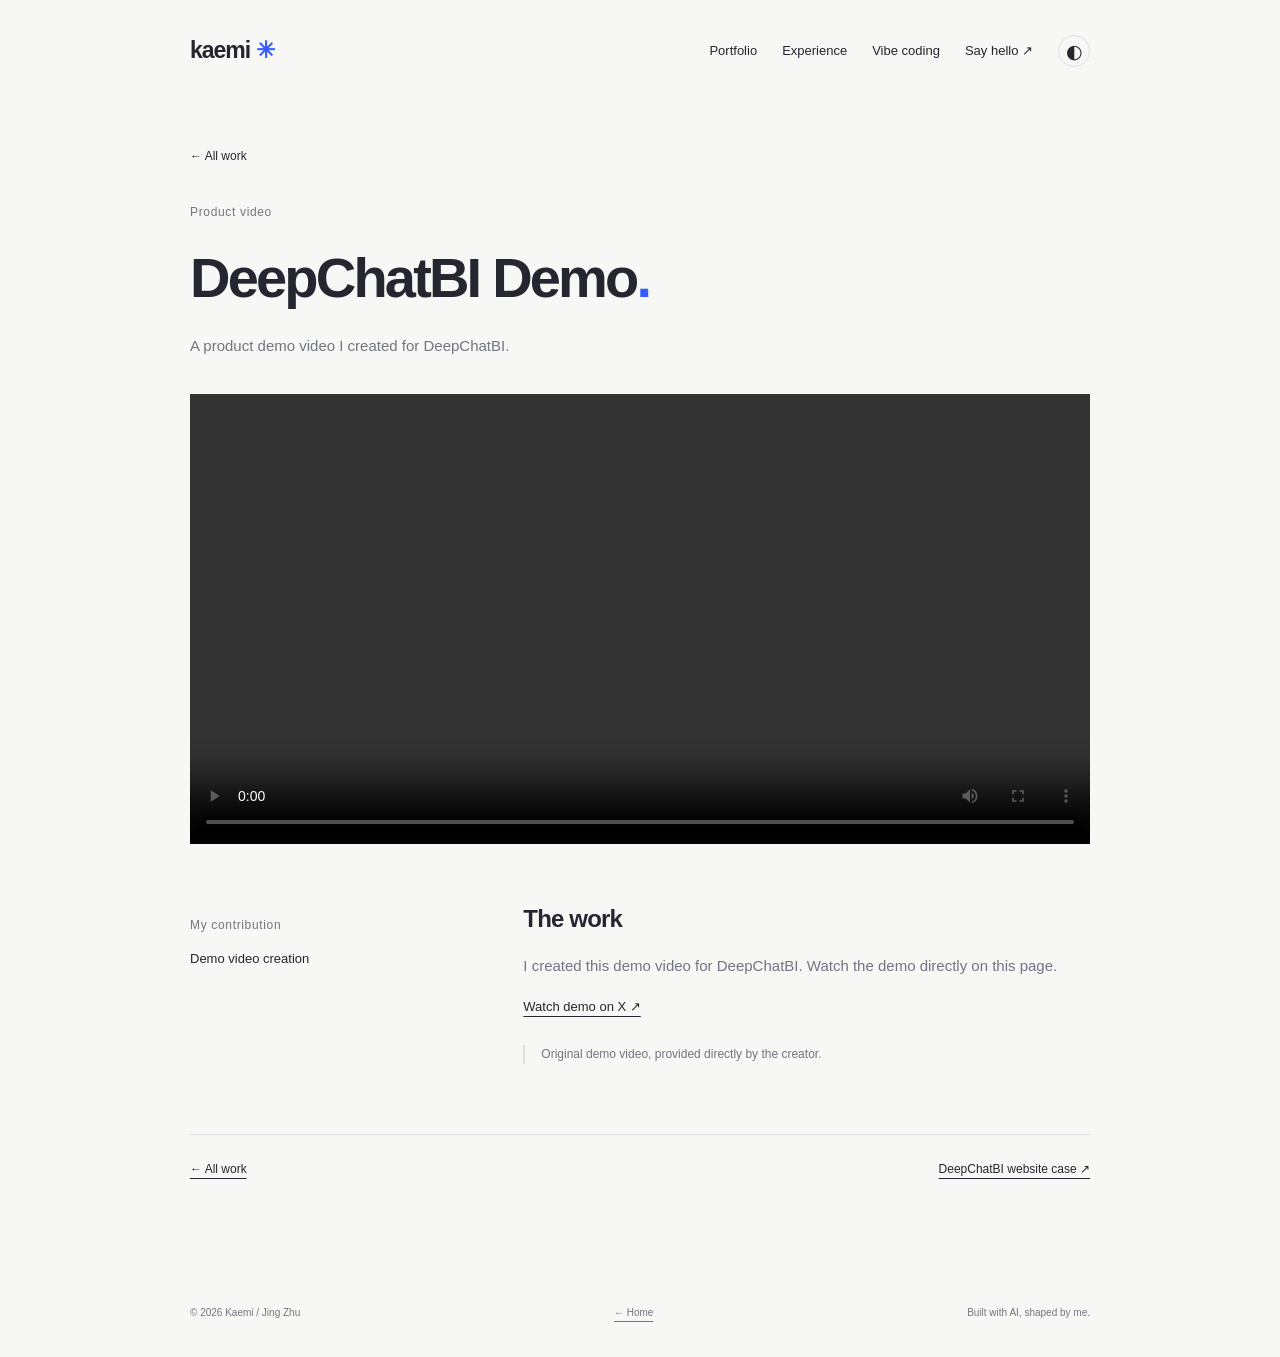
<file: project-deepchatbi-demo.html>
<!doctype html><html lang="en"><head><meta charset="utf-8"><meta name="viewport" content="width=device-width,initial-scale=1"><meta name="description" content="Kaemi (Jing Zhu) — growth marketing, community and creative work for early-stage AI startups."><title>DeepChatBI Demo — Kaemi</title><link rel="stylesheet" href="styles.css?v=20261022b"></head><body class="subpage"><a class="skip" href="#main">Skip to content</a><header><a class="wordmark" href="index.html">kaemi<span>✳</span></a><nav aria-label="Main navigation"><a href="work.html">Portfolio</a><a href="cv.html">Experience</a><a href="vibe.html">Vibe coding</a><a href="mailto:Kaemi06@proton.me">Say hello ↗</a><button id="theme" aria-label="Switch color theme" title="Switch color theme">◐</button></nav></header><main id="main" class="case-page"><a class="back-link" href="work.html">← All work</a><div class="page-intro"><p class="eyebrow">Product video</p><h1>DeepChatBI Demo<span class="accent">.</span></h1><p>A product demo video I created for DeepChatBI.</p></div><video class="native-demo" controls playsinline preload="metadata" aria-label="DeepChatBI product demo"><source src="assets/deepchatbi-demo.mp4" type="video/mp4"></video><div class="case-copy"><aside><p class="eyebrow">My contribution</p><p>Demo video creation</p></aside><section><h2>The work</h2><p>I created this demo video for DeepChatBI. Watch the demo directly on this page.</p><a href="https://x.com/deepchatbihq/status/2099787212229689566" target="_blank" rel="noopener noreferrer">Watch demo on X ↗</a><p class="image-context">Original demo video, provided directly by the creator.</p></section></div><div class="case-end"><a href="work.html">← All work</a><a href="project-deepchatbi.html">DeepChatBI website case ↗</a></div></main><footer><span>© <span id="year">2026</span> Kaemi / Jing Zhu</span><a href="index.html">← Home</a><span>Built with AI, shaped by me.</span></footer><script src="script.js?v=20261022b"></script></body></html>
</file>
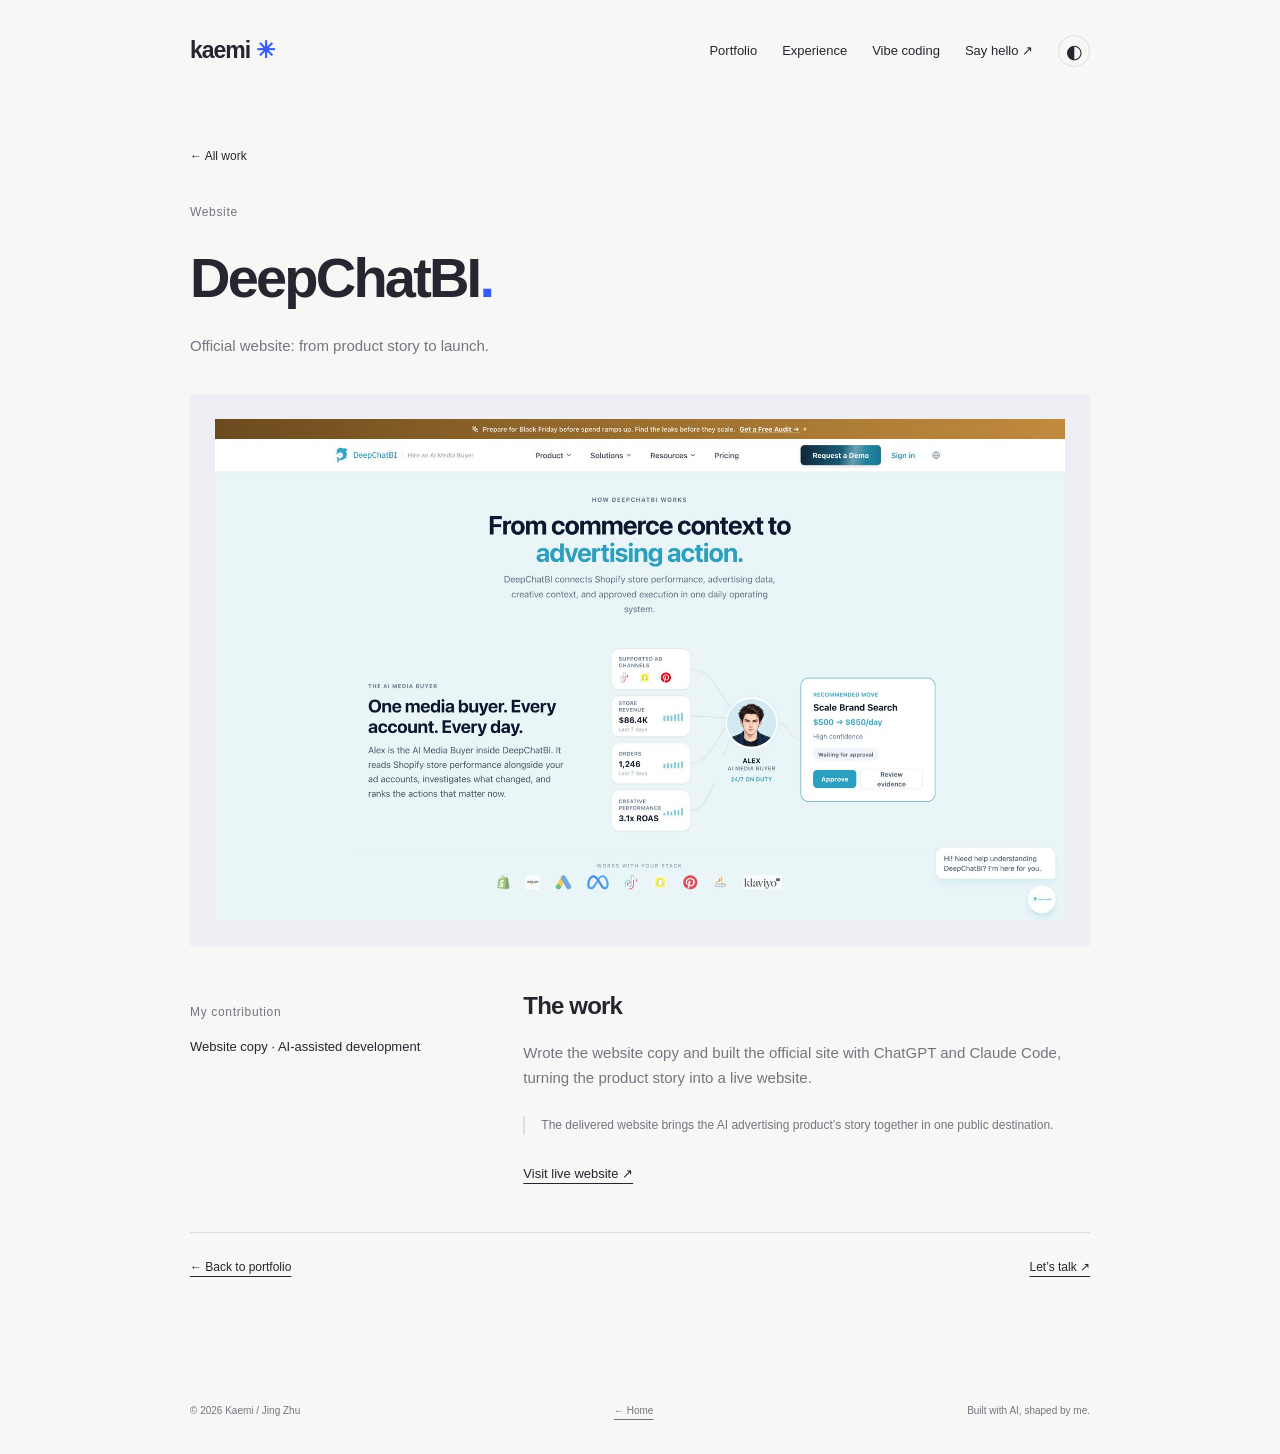
<file: project-deepchatbi.html>
<!doctype html><html lang="en"><head><meta charset="utf-8"><meta name="viewport" content="width=device-width,initial-scale=1"><meta name="description" content="Kaemi (Jing Zhu) — growth marketing, community and creative work for early-stage AI startups."><title>DeepChatBI — Kaemi</title><link rel="stylesheet" href="styles.css?v=20261022b"></head><body class="subpage"><a class="skip" href="#main">Skip to content</a><header><a class="wordmark" href="index.html">kaemi<span>✳</span></a><nav aria-label="Main navigation"><a href="work.html">Portfolio</a><a href="cv.html">Experience</a><a href="vibe.html">Vibe coding</a><a href="mailto:Kaemi06@proton.me">Say hello ↗</a><button id="theme" aria-label="Switch color theme" title="Switch color theme">◐</button></nav></header><main id="main" class="case-page"><a class="back-link" href="work.html">← All work</a><div class="page-intro"><p class="eyebrow">Website</p><h1>DeepChatBI<span class="accent">.</span></h1><p>Official website: from product story to launch.</p></div><a class="case-full-image" href="assets/deepchatbi-website.jpg" target="_blank" rel="noopener" aria-label="Open full-size project image"><img src="assets/deepchatbi-website.jpg" alt="Screenshot of the DeepChatBI website"></a><div class="case-copy"><aside><p class="eyebrow">My contribution</p><p>Website copy · AI-assisted development</p></aside><section><h2>The work</h2><p>Wrote the website copy and built the official site with ChatGPT and Claude Code, turning the product story into a live website.</p><p class="image-context">The delivered website brings the AI advertising product’s story together in one public destination.</p><a href="https://www.deepchatbi.com/en" target="_blank" rel="noopener noreferrer">Visit live website ↗</a></section></div><div class="case-end"><a href="work.html">← Back to portfolio</a><a href="mailto:Kaemi06@proton.me">Let’s talk ↗</a></div></main><footer><span>© <span id="year">2026</span> Kaemi / Jing Zhu</span><a href="index.html">← Home</a><span>Built with AI, shaped by me.</span></footer><script src="script.js?v=20261022b"></script></body></html>
</file>
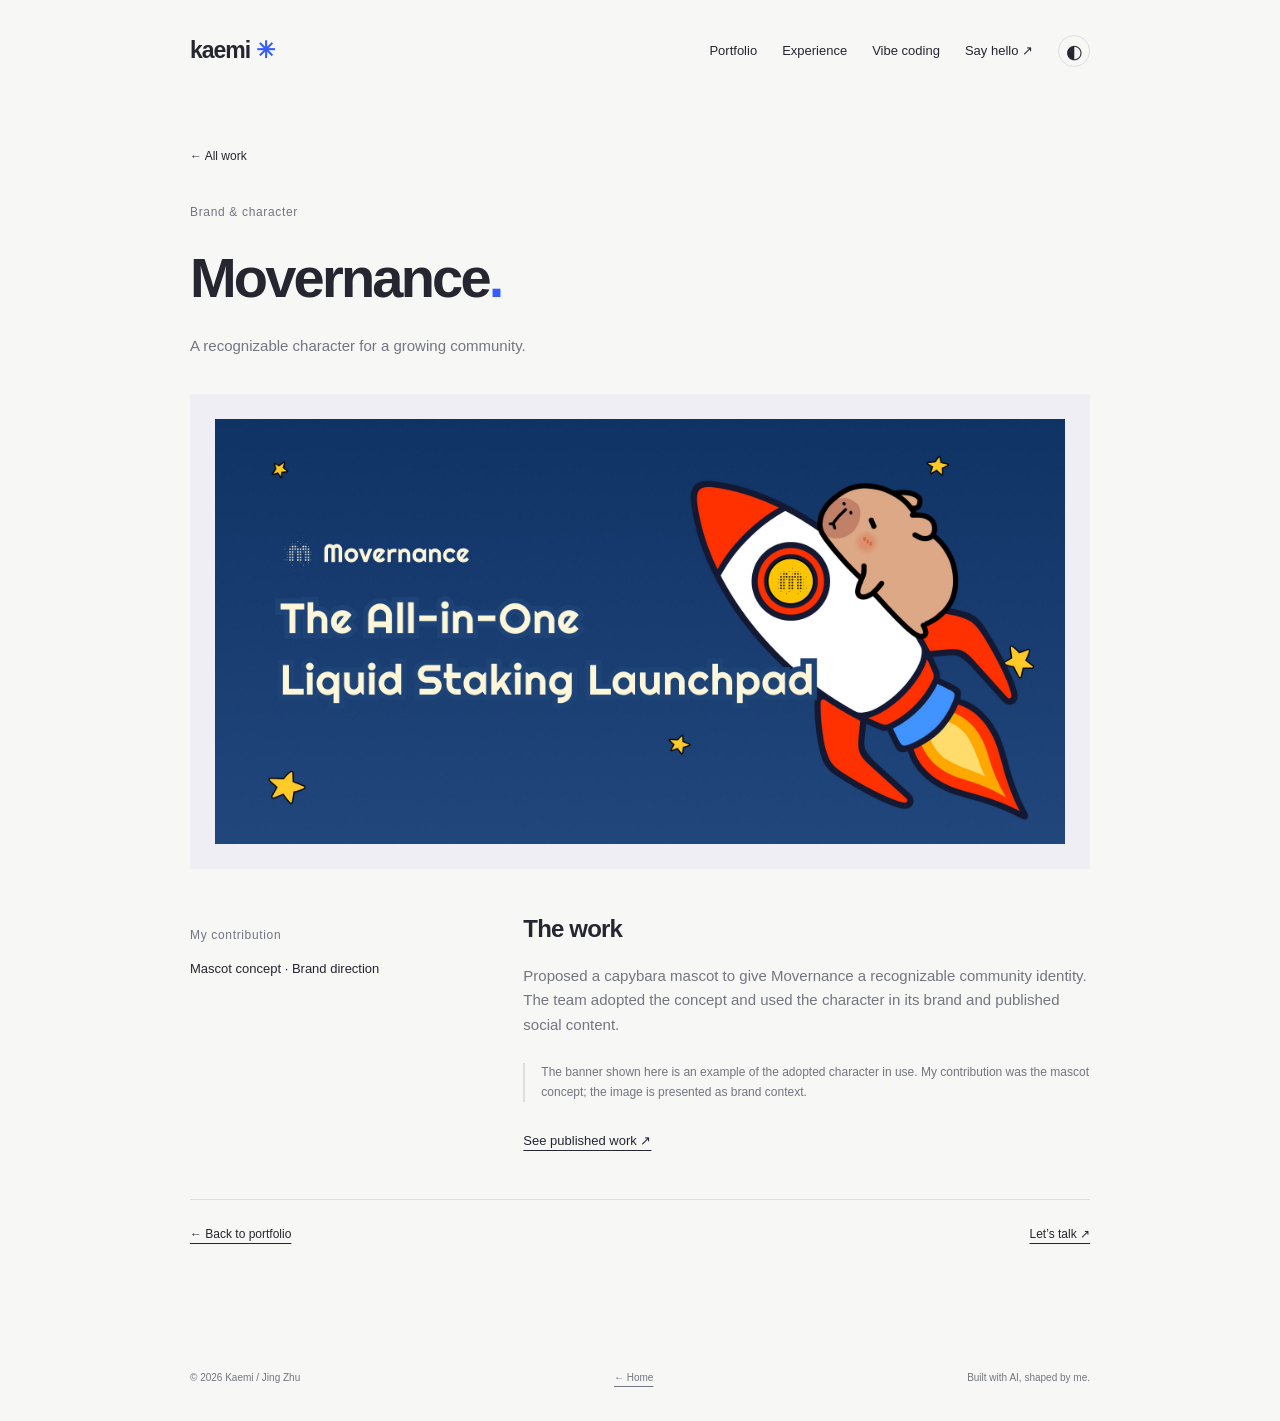
<file: project-movernance.html>
<!doctype html><html lang="en"><head><meta charset="utf-8"><meta name="viewport" content="width=device-width,initial-scale=1"><meta name="description" content="Kaemi (Jing Zhu) — growth marketing, community and creative work for early-stage AI startups."><title>Movernance — Kaemi</title><link rel="stylesheet" href="styles.css?v=20261022b"></head><body class="subpage"><a class="skip" href="#main">Skip to content</a><header><a class="wordmark" href="index.html">kaemi<span>✳</span></a><nav aria-label="Main navigation"><a href="work.html">Portfolio</a><a href="cv.html">Experience</a><a href="vibe.html">Vibe coding</a><a href="mailto:Kaemi06@proton.me">Say hello ↗</a><button id="theme" aria-label="Switch color theme" title="Switch color theme">◐</button></nav></header><main id="main" class="case-page"><a class="back-link" href="work.html">← All work</a><div class="page-intro"><p class="eyebrow">Brand & character</p><h1>Movernance<span class="accent">.</span></h1><p>A recognizable character for a growing community.</p></div><a class="case-full-image" href="assets/movernance.png" target="_blank" rel="noopener" aria-label="Open full-size project image"><img src="assets/movernance.png" alt="Movernance banner with its capybara mascot"></a><div class="case-copy"><aside><p class="eyebrow">My contribution</p><p>Mascot concept · Brand direction</p></aside><section><h2>The work</h2><p>Proposed a capybara mascot to give Movernance a recognizable community identity. The team adopted the concept and used the character in its brand and published social content.</p><p class="image-context">The banner shown here is an example of the adopted character in use. My contribution was the mascot concept; the image is presented as brand context.</p><a href="https://x.com/movernance/status/1887128683015704576" target="_blank" rel="noopener noreferrer">See published work ↗</a></section></div><div class="case-end"><a href="work.html">← Back to portfolio</a><a href="mailto:Kaemi06@proton.me">Let’s talk ↗</a></div></main><footer><span>© <span id="year">2026</span> Kaemi / Jing Zhu</span><a href="index.html">← Home</a><span>Built with AI, shaped by me.</span></footer><script src="script.js?v=20261022b"></script></body></html>
</file>
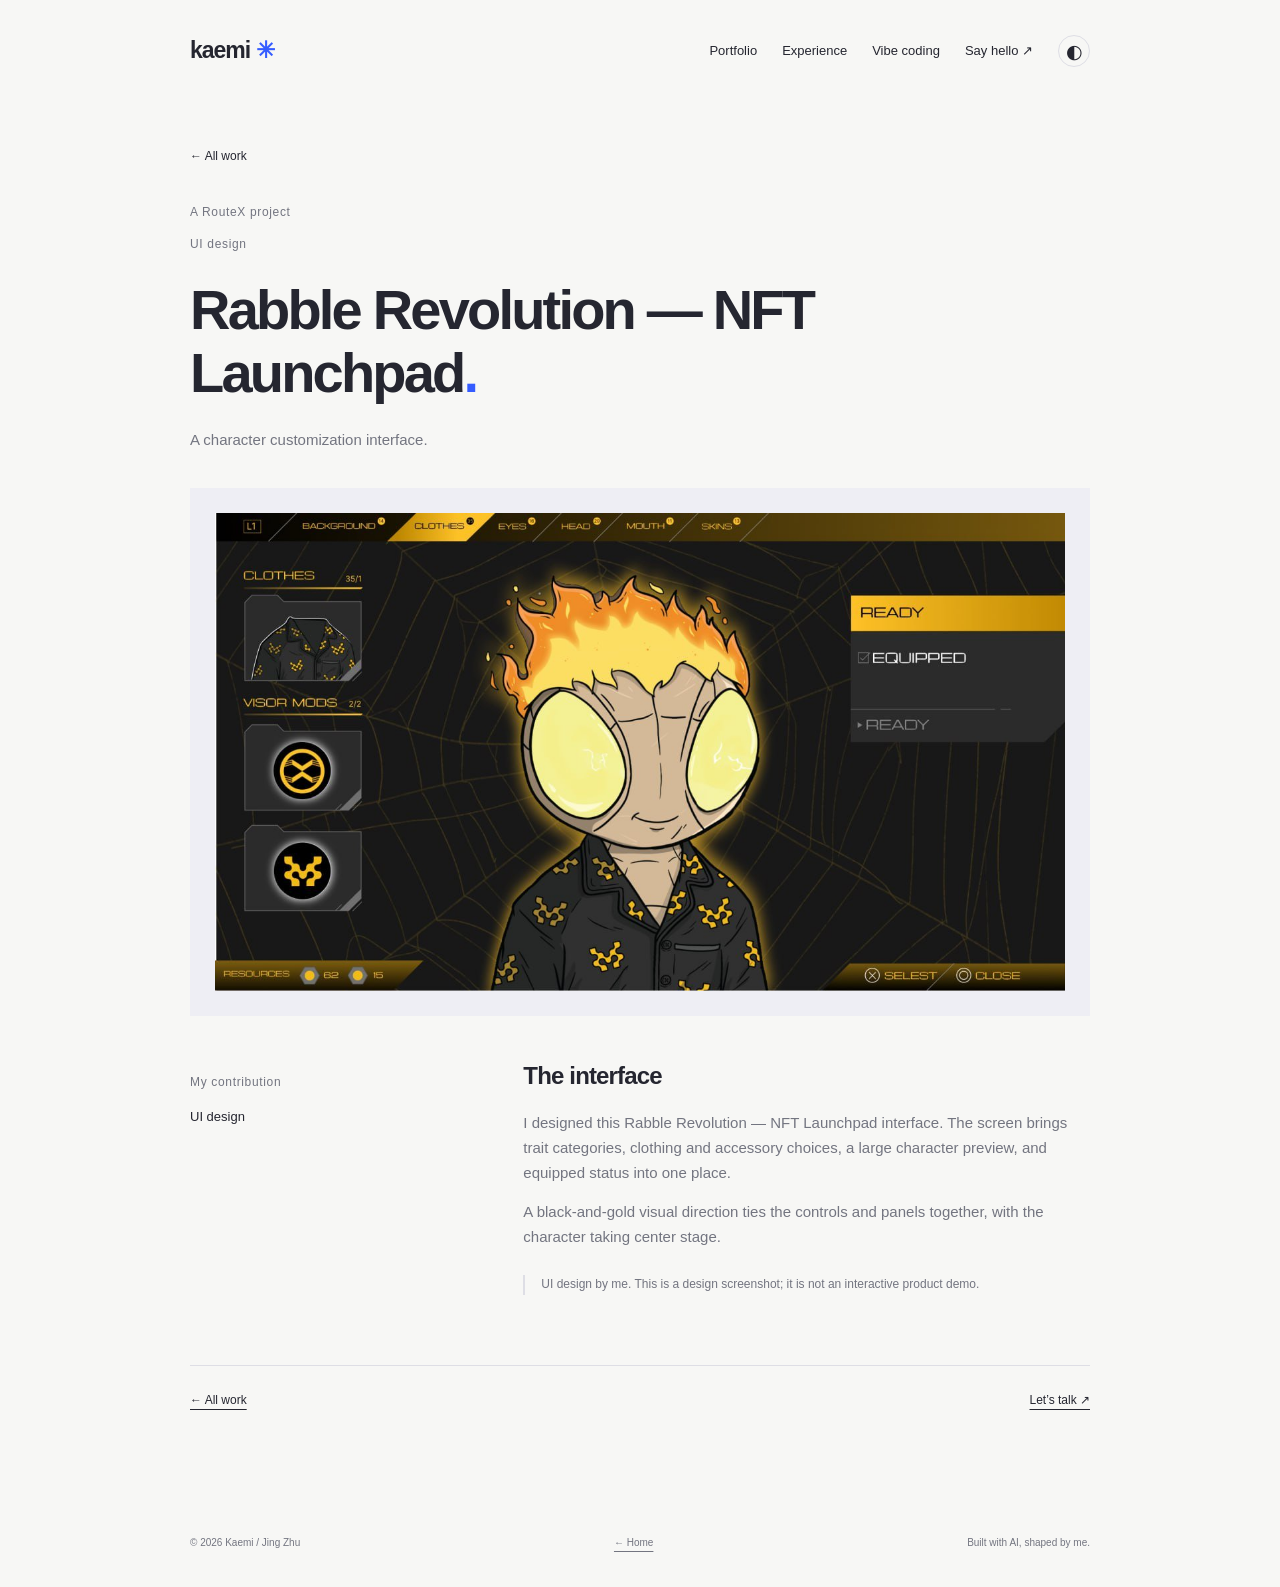
<file: project-nft-launchpad.html>
<!doctype html><html lang="en"><head><meta charset="utf-8"><meta name="viewport" content="width=device-width,initial-scale=1"><meta name="description" content="Kaemi (Jing Zhu) — growth marketing, community and creative work for early-stage AI startups."><title>Rabble Revolution — NFT Launchpad UI — Kaemi</title><link rel="stylesheet" href="styles.css?v=20261022b"></head><body class="subpage"><a class="skip" href="#main">Skip to content</a><header><a class="wordmark" href="index.html">kaemi<span>✳</span></a><nav aria-label="Main navigation"><a href="work.html">Portfolio</a><a href="cv.html">Experience</a><a href="vibe.html">Vibe coding</a><a href="mailto:Kaemi06@proton.me">Say hello ↗</a><button id="theme" aria-label="Switch color theme" title="Switch color theme">◐</button></nav></header><main id="main" class="case-page"><a class="back-link" href="work.html">← All work</a><div class="page-intro"><p class="eyebrow">A RouteX project</p><p class="eyebrow">UI design</p><h1>Rabble Revolution — NFT Launchpad<span class="accent">.</span></h1><p>A character customization interface.</p></div><a class="case-full-image" href="assets/nft-launchpad-ui.png" target="_blank" rel="noopener" aria-label="Open full-size UI design"><img src="assets/nft-launchpad-ui.png" alt="Rabble Revolution — NFT Launchpad UI designed by Kaemi, with trait categories, outfit selection, character preview, and equipped status"></a><div class="case-copy"><aside><p class="eyebrow">My contribution</p><p>UI design</p></aside><section><h2>The interface</h2><p>I designed this Rabble Revolution — NFT Launchpad interface. The screen brings trait categories, clothing and accessory choices, a large character preview, and equipped status into one place.</p><p>A black-and-gold visual direction ties the controls and panels together, with the character taking center stage.</p><p class="image-context">UI design by me. This is a design screenshot; it is not an interactive product demo.</p></section></div><div class="case-end"><a href="work.html">← All work</a><a href="mailto:Kaemi06@proton.me">Let’s talk ↗</a></div></main><footer><span>© <span id="year">2026</span> Kaemi / Jing Zhu</span><a href="index.html">← Home</a><span>Built with AI, shaped by me.</span></footer><script src="script.js?v=20261022b"></script></body></html>
</file>
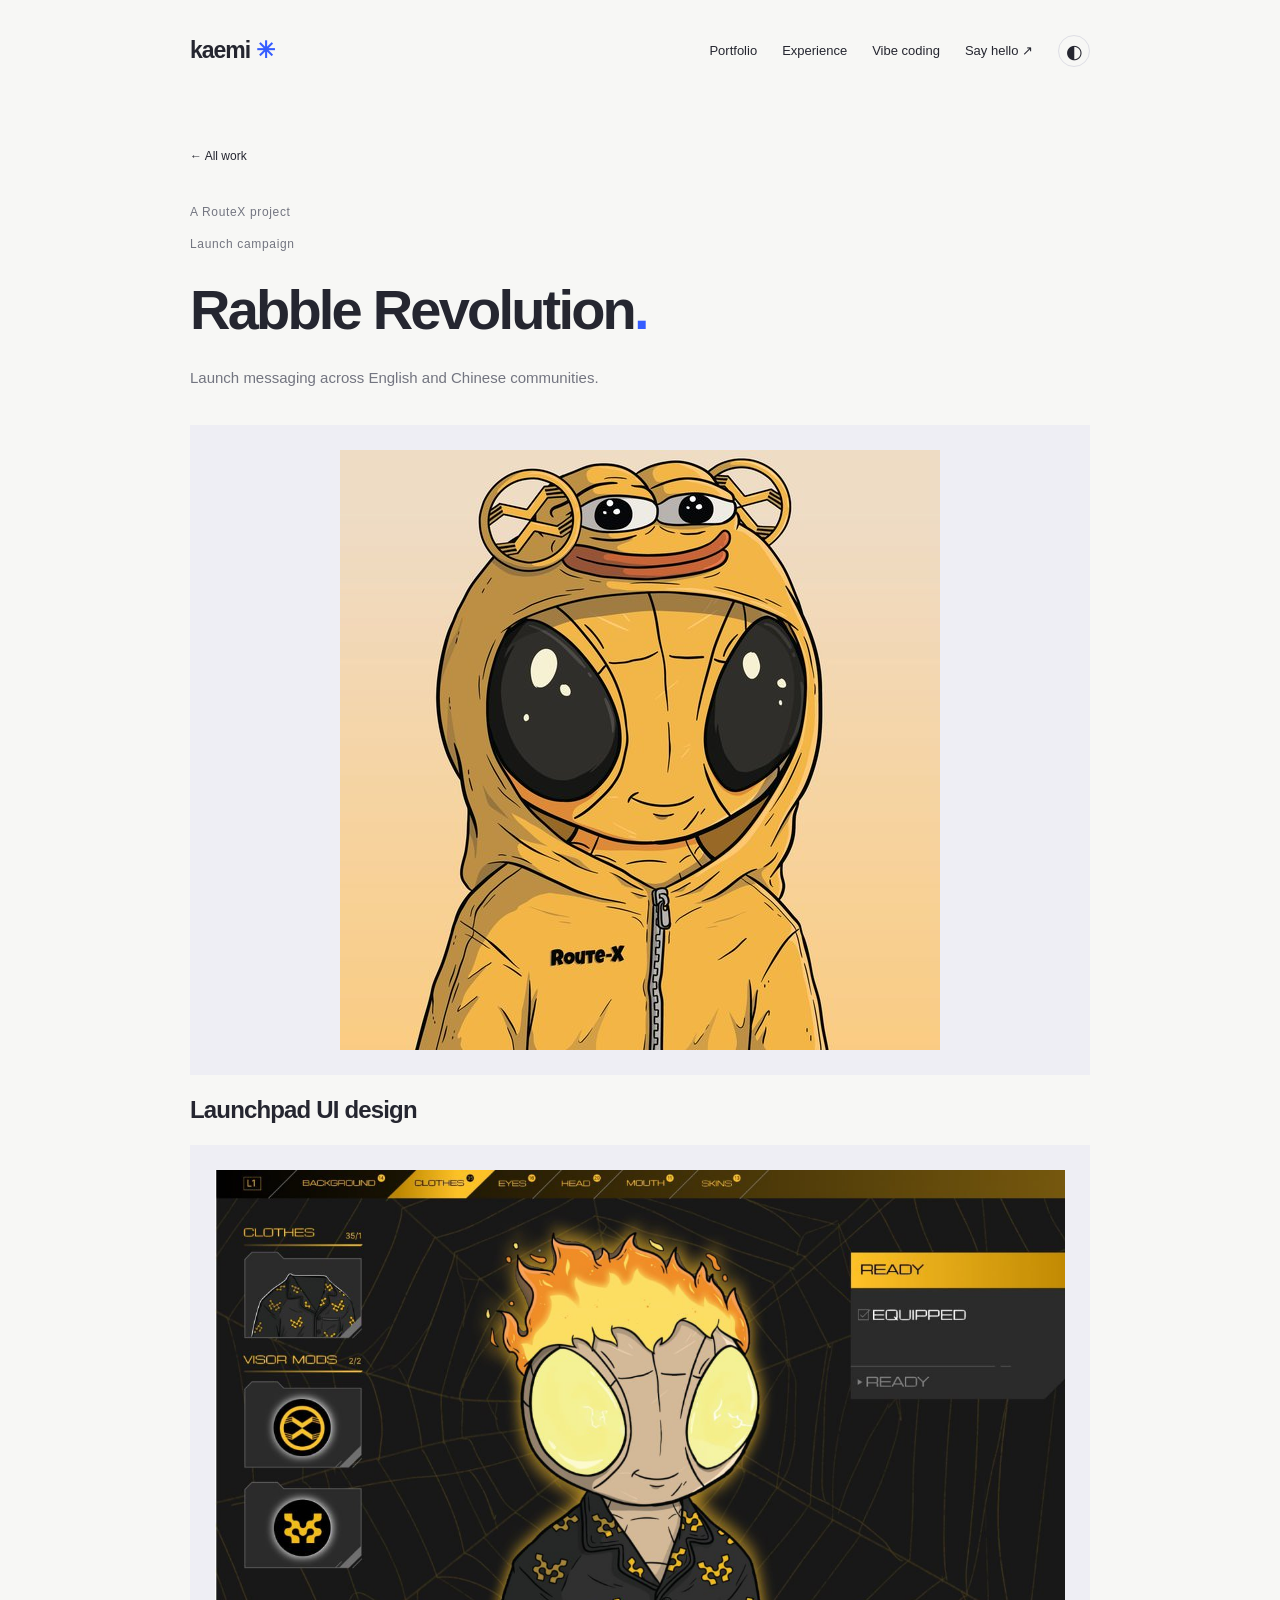
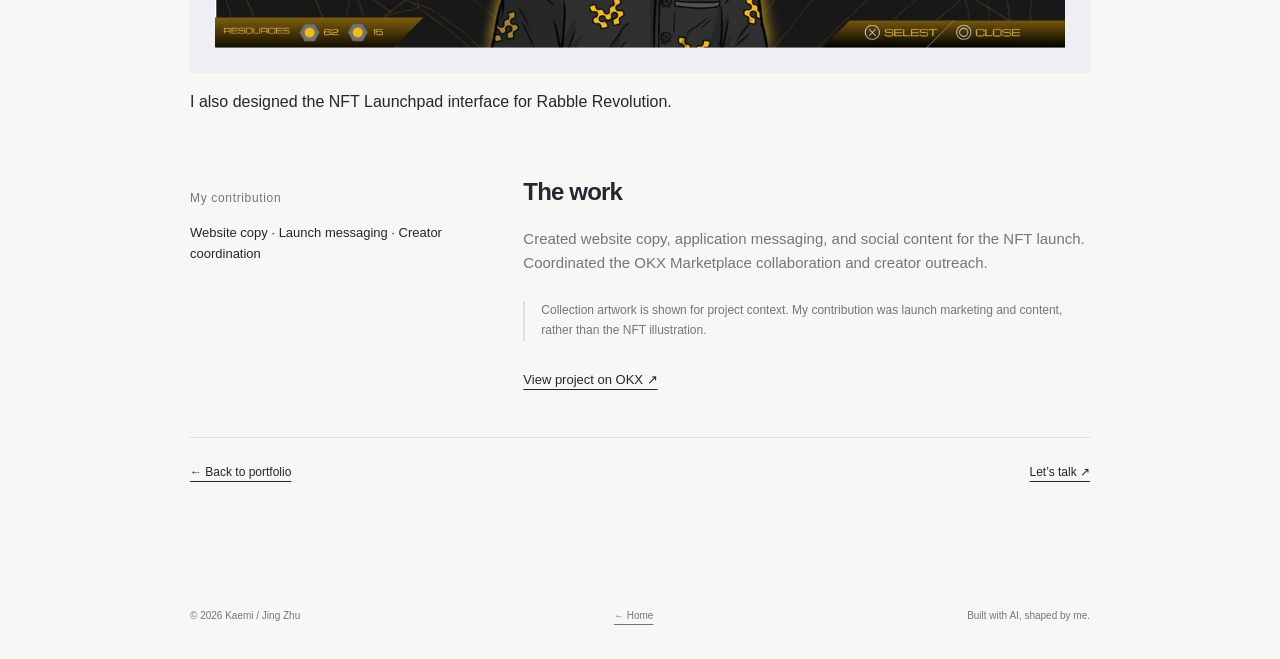
<file: project-rabble.html>
<!doctype html><html lang="en"><head><meta charset="utf-8"><meta name="viewport" content="width=device-width,initial-scale=1"><meta name="description" content="Kaemi (Jing Zhu) — growth marketing, community and creative work for early-stage AI startups."><title>Rabble Revolution — Kaemi</title><link rel="stylesheet" href="styles.css?v=20261022b"></head><body class="subpage"><a class="skip" href="#main">Skip to content</a><header><a class="wordmark" href="index.html">kaemi<span>✳</span></a><nav aria-label="Main navigation"><a href="work.html">Portfolio</a><a href="cv.html">Experience</a><a href="vibe.html">Vibe coding</a><a href="mailto:Kaemi06@proton.me">Say hello ↗</a><button id="theme" aria-label="Switch color theme" title="Switch color theme">◐</button></nav></header><main id="main" class="case-page"><a class="back-link" href="work.html">← All work</a><div class="page-intro"><p class="eyebrow">A RouteX project</p><p class="eyebrow">Launch campaign</p><h1>Rabble Revolution<span class="accent">.</span></h1><p>Launch messaging across English and Chinese communities.</p></div><a class="case-full-image" href="assets/rabble.jpg" target="_blank" rel="noopener" aria-label="Open full-size project image"><img src="assets/rabble.jpg" alt="Rabble Revolution collection artwork"></a><h2>Launchpad UI design</h2><a class="case-full-image" href="assets/nft-launchpad-ui.png"><img src="assets/nft-launchpad-ui.png" alt="Rabble Revolution NFT Launchpad UI designed by Kaemi"></a><p>I also designed the NFT Launchpad interface for Rabble Revolution.</p><div class="case-copy"><aside><p class="eyebrow">My contribution</p><p>Website copy · Launch messaging · Creator coordination</p></aside><section><h2>The work</h2><p>Created website copy, application messaging, and social content for the NFT launch. Coordinated the OKX Marketplace collaboration and creator outreach.</p><p class="image-context">Collection artwork is shown for project context. My contribution was launch marketing and content, rather than the NFT illustration.</p><a href="https://web3.okx.com/drops/event/routex" target="_blank" rel="noopener noreferrer">View project on OKX ↗</a></section></div><div class="case-end"><a href="work.html">← Back to portfolio</a><a href="mailto:Kaemi06@proton.me">Let’s talk ↗</a></div></main><footer><span>© <span id="year">2026</span> Kaemi / Jing Zhu</span><a href="index.html">← Home</a><span>Built with AI, shaped by me.</span></footer><script src="script.js?v=20261022b"></script></body></html>
</file>
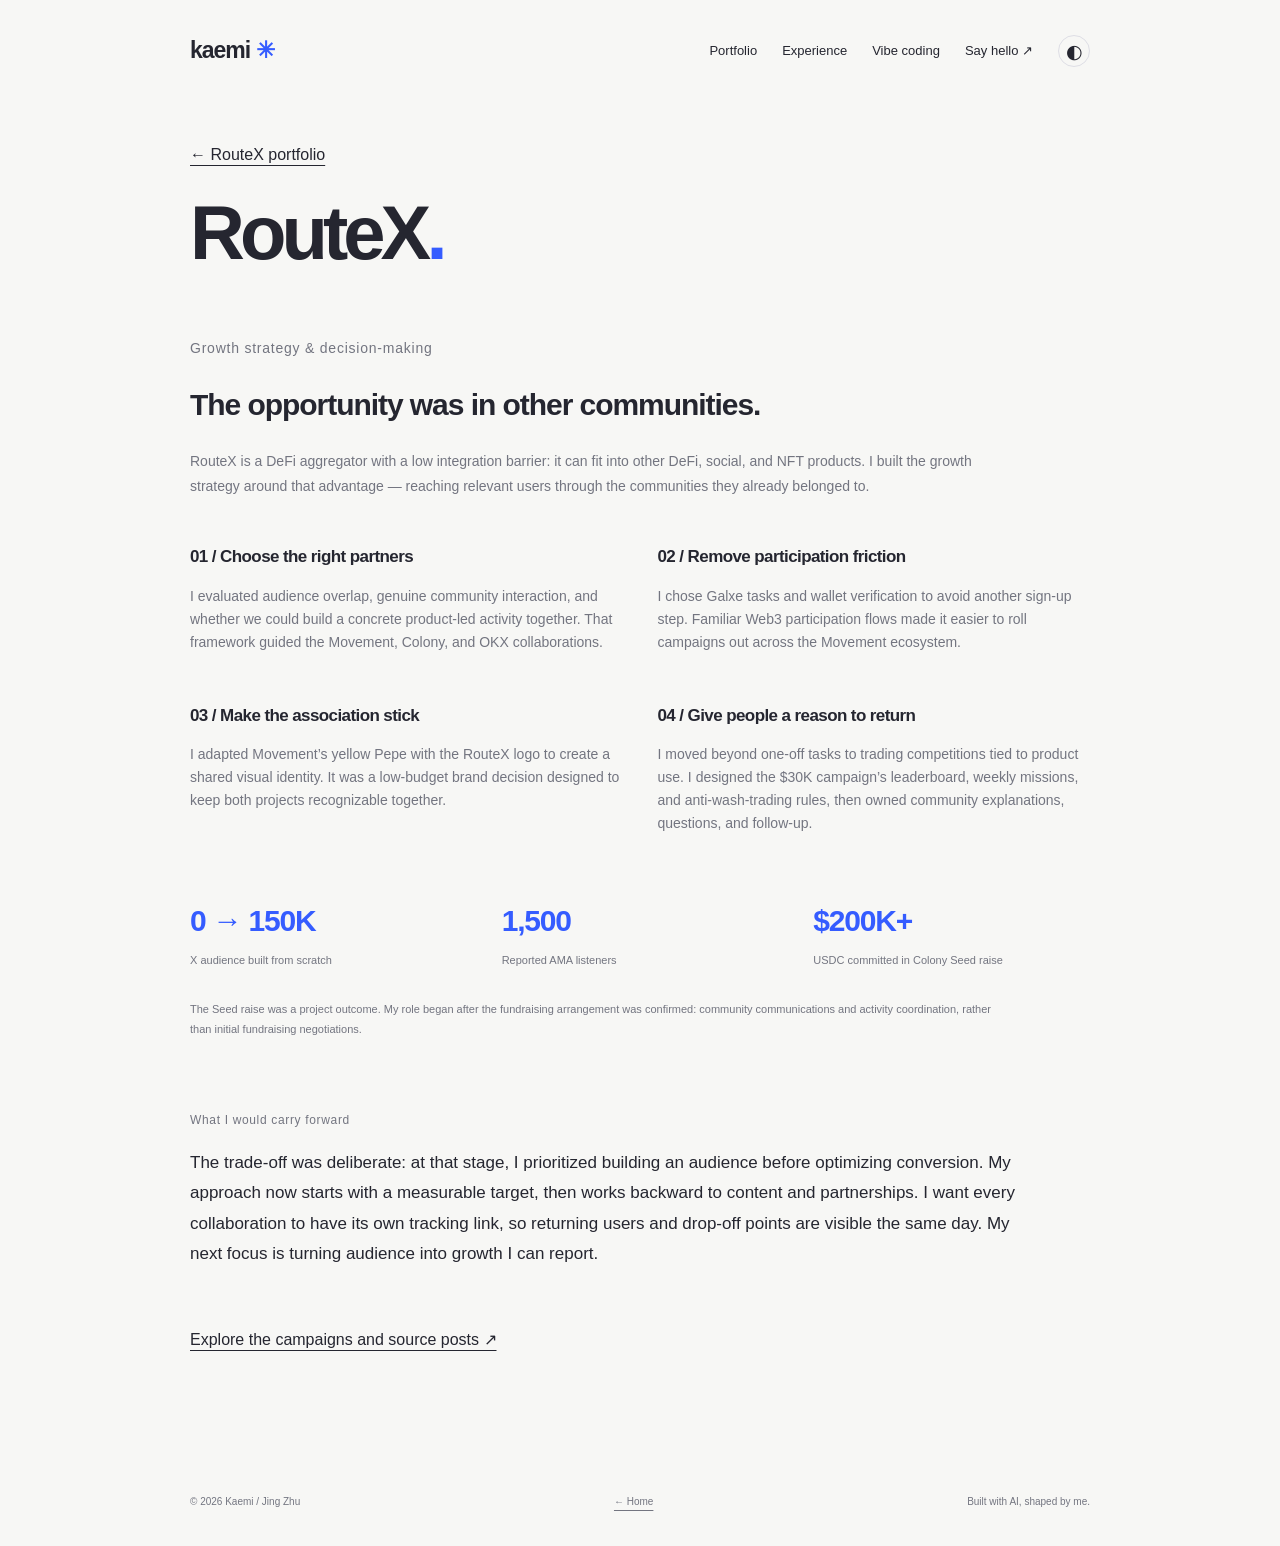
<file: project-routex-campaigns.html>
<!doctype html><html lang="en"><head><meta charset="utf-8"><meta name="viewport" content="width=device-width,initial-scale=1"><meta name="description" content="Kaemi (Jing Zhu) — growth marketing, community and creative work for early-stage AI startups."><title>RouteX Published Work — Kaemi</title><link rel="stylesheet" href="styles.css?v=20261022b"></head><body class="subpage"><a class="skip" href="#main">Skip to content</a><header><a class="wordmark" href="index.html">kaemi<span>✳</span></a><nav aria-label="Main navigation"><a href="work.html">Portfolio</a><a href="cv.html">Experience</a><a href="vibe.html">Vibe coding</a><a href="mailto:Kaemi06@proton.me">Say hello ↗</a><button id="theme" aria-label="Switch color theme" title="Switch color theme">◐</button></nav></header><main id="main" class="case-page"><a href="work.html#routex">← RouteX portfolio</a><h1>RouteX<span class="accent">.</span></h1><section class="strategy-overview"><p class="eyebrow">Growth strategy & decision-making</p><h2>The opportunity was in other communities.</h2><p>RouteX is a DeFi aggregator with a low integration barrier: it can fit into other DeFi, social, and NFT products. I built the growth strategy around that advantage — reaching relevant users through the communities they already belonged to.</p><div class="decision-grid"><div><h3>01 / Choose the right partners</h3><p>I evaluated audience overlap, genuine community interaction, and whether we could build a concrete product-led activity together. That framework guided the Movement, Colony, and OKX collaborations.</p></div><div><h3>02 / Remove participation friction</h3><p>I chose Galxe tasks and wallet verification to avoid another sign-up step. Familiar Web3 participation flows made it easier to roll campaigns out across the Movement ecosystem.</p></div><div><h3>03 / Make the association stick</h3><p>I adapted Movement’s yellow Pepe with the RouteX logo to create a shared visual identity. It was a low-budget brand decision designed to keep both projects recognizable together.</p></div><div><h3>04 / Give people a reason to return</h3><p>I moved beyond one-off tasks to trading competitions tied to product use. I designed the $30K campaign’s leaderboard, weekly missions, and anti-wash-trading rules, then owned community explanations, questions, and follow-up.</p></div></div><div class="outcome-strip"><div><strong>0 → 150K</strong><span>X audience built from scratch</span></div><div><strong>1,500</strong><span>Reported AMA listeners</span></div><div><strong>$200K+</strong><span>USDC committed in Colony Seed raise</span></div></div><p class="scope-note">The Seed raise was a project outcome. My role began after the fundraising arrangement was confirmed: community communications and activity coordination, rather than initial fundraising negotiations.</p></section><section class="strategy-reflection"><p class="eyebrow">What I would carry forward</p><p>The trade-off was deliberate: at that stage, I prioritized building an audience before optimizing conversion. My approach now starts with a measurable target, then works backward to content and partnerships. I want every collaboration to have its own tracking link, so returning users and drop-off points are visible the same day. My next focus is turning audience into growth I can report.</p></section><p><a href="work.html#routex">Explore the campaigns and source posts ↗</a></p></main><footer><span>© <span id="year">2026</span> Kaemi / Jing Zhu</span><a href="index.html">← Home</a><span>Built with AI, shaped by me.</span></footer><script src="script.js?v=20261022b"></script></body></html>
</file>
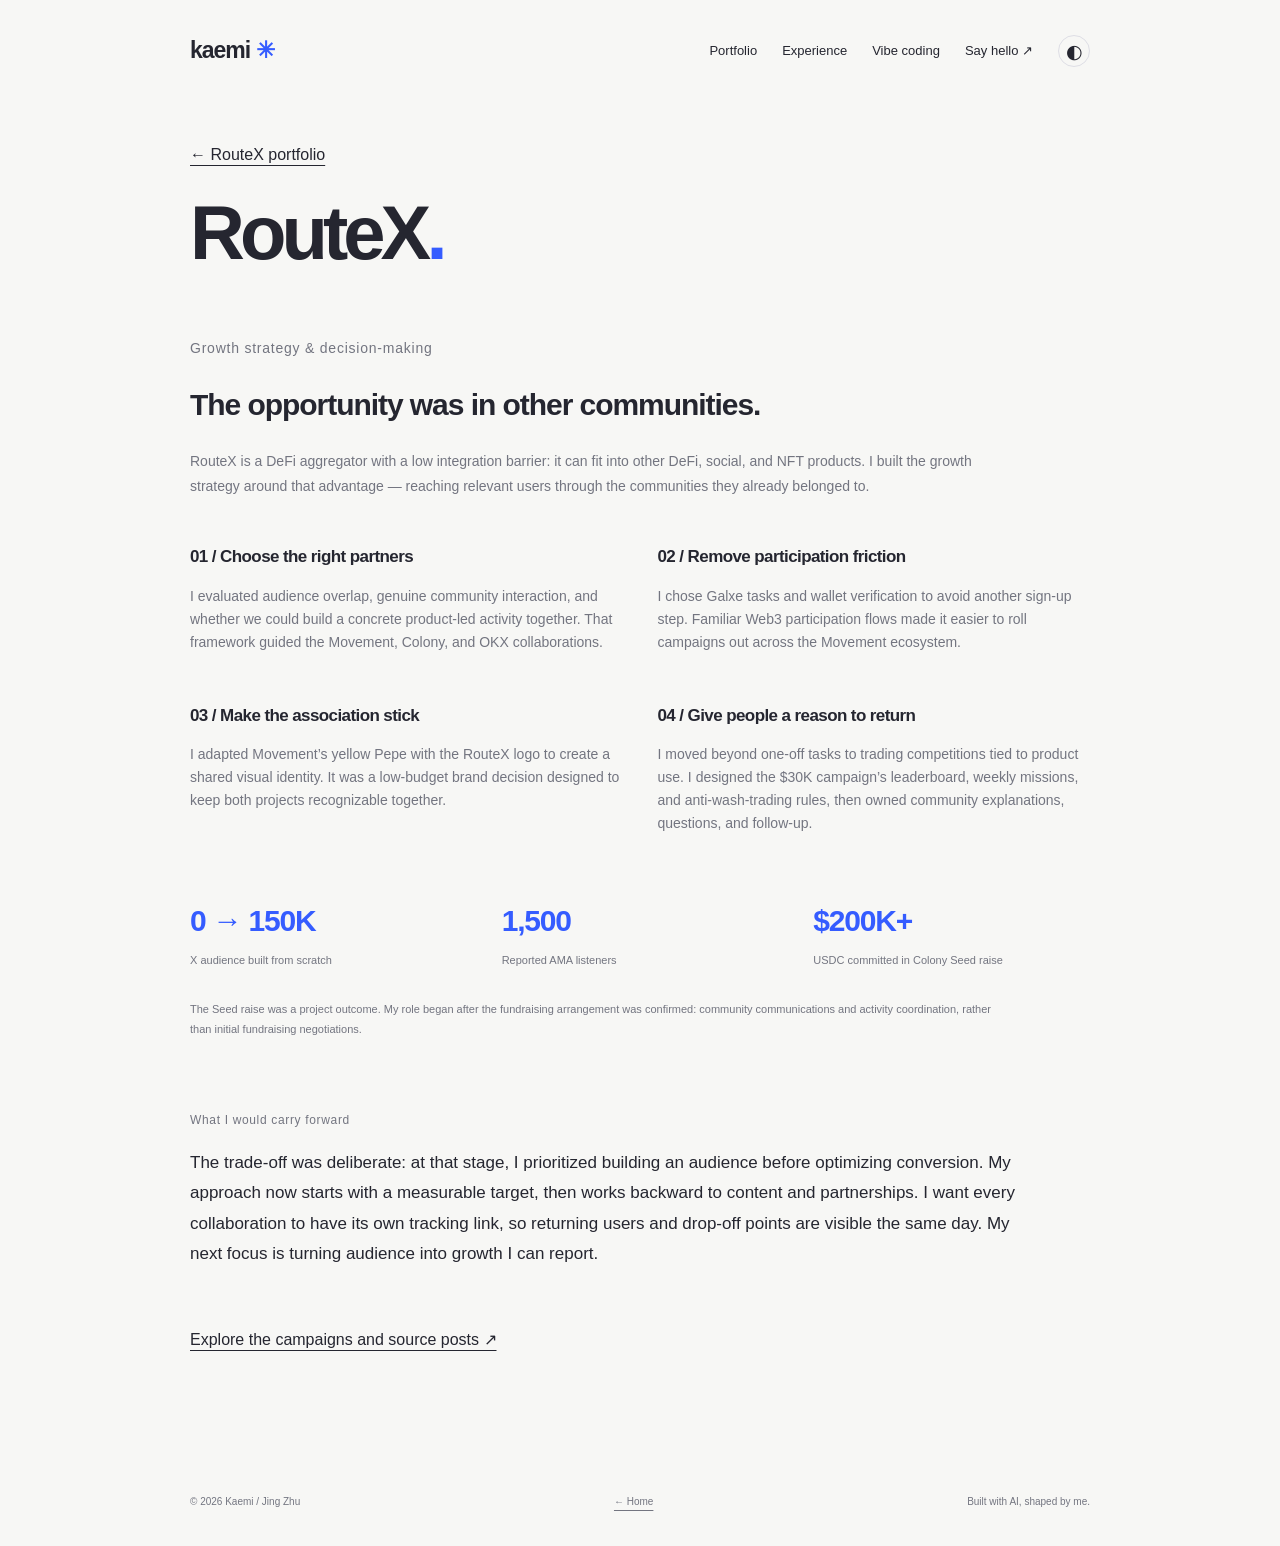
<file: project-routex.html>
<!doctype html><html lang="en"><head><meta charset="utf-8"><meta name="viewport" content="width=device-width,initial-scale=1"><meta name="description" content="Kaemi (Jing Zhu) — growth marketing, community and creative work for early-stage AI startups."><title>RouteX — Kaemi</title><link rel="stylesheet" href="styles.css?v=20261022b"></head><body class="subpage"><a class="skip" href="#main">Skip to content</a><header><a class="wordmark" href="index.html">kaemi<span>✳</span></a><nav aria-label="Main navigation"><a href="work.html">Portfolio</a><a href="cv.html">Experience</a><a href="vibe.html">Vibe coding</a><a href="mailto:Kaemi06@proton.me">Say hello ↗</a><button id="theme" aria-label="Switch color theme" title="Switch color theme">◐</button></nav></header><main id="main" class="case-page"><a href="work.html#routex">← RouteX portfolio</a><h1>RouteX<span class="accent">.</span></h1><section class="strategy-overview"><p class="eyebrow">Growth strategy & decision-making</p><h2>The opportunity was in other communities.</h2><p>RouteX is a DeFi aggregator with a low integration barrier: it can fit into other DeFi, social, and NFT products. I built the growth strategy around that advantage — reaching relevant users through the communities they already belonged to.</p><div class="decision-grid"><div><h3>01 / Choose the right partners</h3><p>I evaluated audience overlap, genuine community interaction, and whether we could build a concrete product-led activity together. That framework guided the Movement, Colony, and OKX collaborations.</p></div><div><h3>02 / Remove participation friction</h3><p>I chose Galxe tasks and wallet verification to avoid another sign-up step. Familiar Web3 participation flows made it easier to roll campaigns out across the Movement ecosystem.</p></div><div><h3>03 / Make the association stick</h3><p>I adapted Movement’s yellow Pepe with the RouteX logo to create a shared visual identity. It was a low-budget brand decision designed to keep both projects recognizable together.</p></div><div><h3>04 / Give people a reason to return</h3><p>I moved beyond one-off tasks to trading competitions tied to product use. I designed the $30K campaign’s leaderboard, weekly missions, and anti-wash-trading rules, then owned community explanations, questions, and follow-up.</p></div></div><div class="outcome-strip"><div><strong>0 → 150K</strong><span>X audience built from scratch</span></div><div><strong>1,500</strong><span>Reported AMA listeners</span></div><div><strong>$200K+</strong><span>USDC committed in Colony Seed raise</span></div></div><p class="scope-note">The Seed raise was a project outcome. My role began after the fundraising arrangement was confirmed: community communications and activity coordination, rather than initial fundraising negotiations.</p></section><section class="strategy-reflection"><p class="eyebrow">What I would carry forward</p><p>The trade-off was deliberate: at that stage, I prioritized building an audience before optimizing conversion. My approach now starts with a measurable target, then works backward to content and partnerships. I want every collaboration to have its own tracking link, so returning users and drop-off points are visible the same day. My next focus is turning audience into growth I can report.</p></section><p><a href="work.html#routex">Explore the campaigns and source posts ↗</a></p></main><footer><span>© <span id="year">2026</span> Kaemi / Jing Zhu</span><a href="index.html">← Home</a><span>Built with AI, shaped by me.</span></footer><script src="script.js?v=20261022b"></script></body></html>
</file>
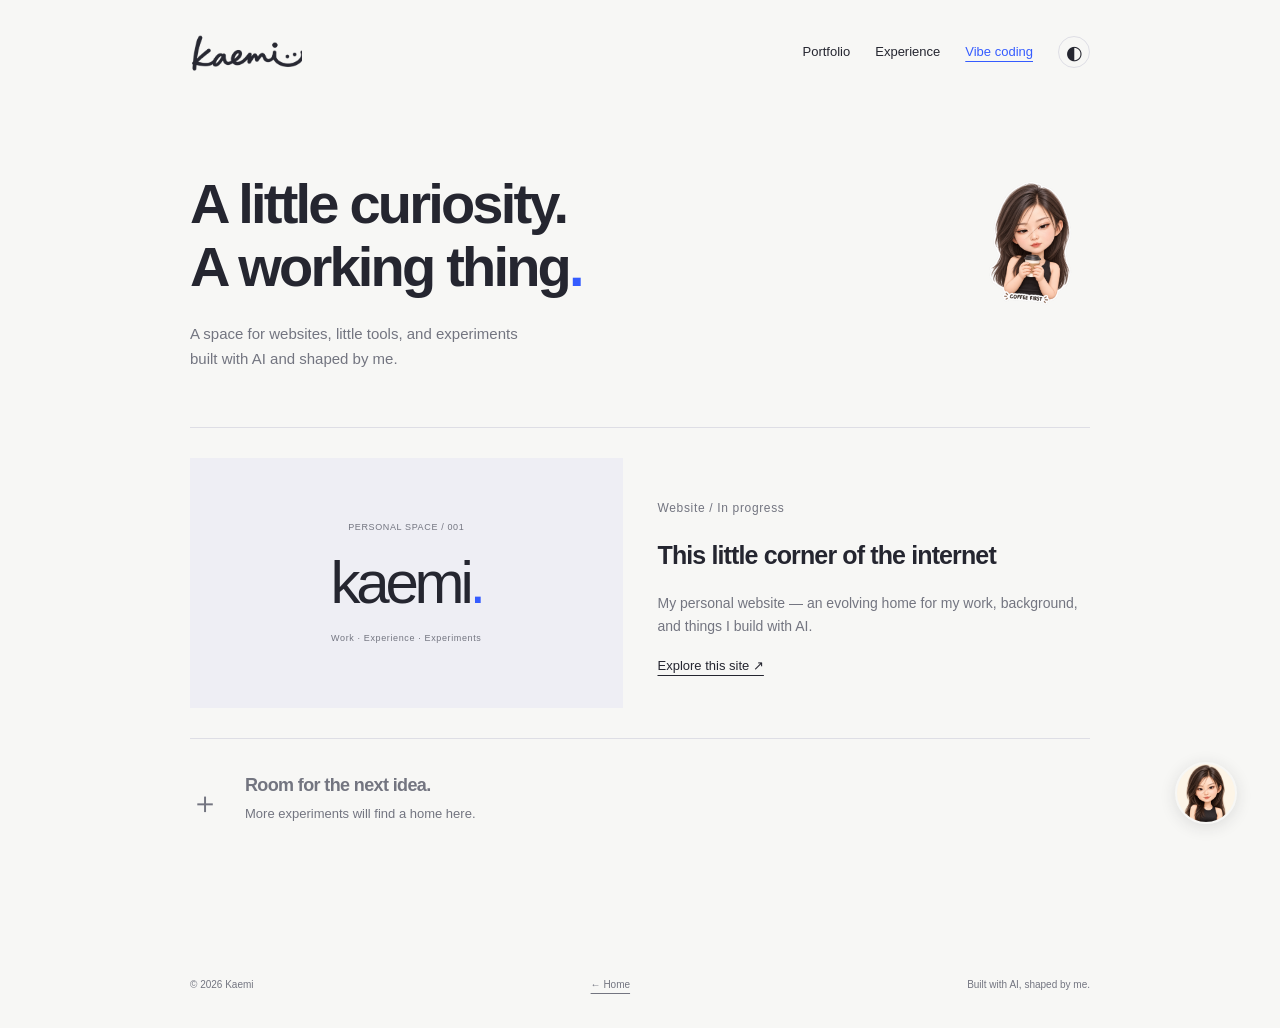
<file: vibe.html>
<!doctype html><html lang="en"><head><meta charset="utf-8"><meta name="viewport" content="width=device-width,initial-scale=1"><meta name="description" content="Kaemi (Jing Zhu) — growth marketing, community and creative work for early-stage AI startups."><title>Vibe Coding — Kaemi</title><link rel="stylesheet" href="styles.css?v=20261024b"></head><body class="subpage"><a class="skip" href="#main">Skip to content</a><header><a class="wordmark signature-mark" href="index.html" aria-label="Kaemi home"><span class="signature-art" aria-hidden="true"></span></a><nav aria-label="Main navigation"><a href="work.html">Portfolio</a><a href="cv.html">Experience</a><a href="vibe.html">Vibe coding</a><button id="theme" aria-label="Switch color theme" title="Switch color theme">◐</button></nav></header><main id="main" class="collection"><div class="page-intro"><h1>A little curiosity.<br>A working thing<span class="accent">.</span></h1><img class="page-kaemi" src="assets/kaemi-stickers/coffee-first.png" alt="" width="110" height="140"><p>A space for websites, little tools, and experiments<br>built with AI and shaped by me.</p></div><article class="lab-project"><div class="lab-preview" aria-hidden="true"><span class="mini-label">PERSONAL SPACE / 001</span><span class="mini-name">kaemi<span class="accent">.</span></span><span class="mini-links">Work · Experience · Experiments</span></div><div class="lab-description"><p class="eyebrow">Website / In progress</p><h2>This little corner of the internet</h2><p>My personal website — an evolving home for my work, background, and things I build with AI.</p><a href="index.html">Explore this site ↗</a></div></article><section class="lab-next"><span aria-hidden="true">＋</span><div><h2>Room for the next idea.</h2><p>More experiments will find a home here.</p></div></section></main><footer><span>© <span id="year">2026</span> Kaemi</span><a href="index.html">← Home</a><span>Built with AI, shaped by me.</span></footer><script src="script.js?v=20261023b"></script><div class="kaemi-guide"><section id="kaemi-panel" class="kaemi-panel" role="dialog" aria-labelledby="kaemi-guide-title" hidden><div class="guide-heading"><h2 id="kaemi-guide-title">GM <span aria-hidden="true">☀</span></h2><button type="button" class="guide-close" aria-label="Close guide">×</button></div><nav class="guide-shortcuts" aria-label="Explore"><a href="work.html">Portfolio <span>↗</span></a><a href="cv.html">Experience <span>↗</span></a><a href="vibe.html">Vibe coding <span>↗</span></a></nav></section><button type="button" class="kaemi-launcher" aria-label="Open Kaemi's site guide" aria-controls="kaemi-panel" aria-expanded="false"><img src="assets/kaemi-stickers/smile.png" alt="" width="56" height="56"></button></div><script src="guide.js?v=20261023k"></script></body></html>
</file>
<file: styles.css>
:root{--bg:#f9f9f6;--ink:#242520;--muted:#74766c;--line:#dddfd6;--accent:#587340;--hover:#eff1e9;--width:900px;color-scheme:light}*{box-sizing:border-box}html{scroll-behavior:smooth;scroll-padding-top:35px}body{margin:0;background:var(--bg);color:var(--ink);font-family:Inter,-apple-system,BlinkMacSystemFont,"Segoe UI",sans-serif;line-height:1.65;-webkit-font-smoothing:antialiased}body.dark{--bg:#191c18;--ink:#eef0e8;--muted:#a0a697;--line:#363e31;--accent:#b4cc90;--hover:#252c21;color-scheme:dark}a{color:inherit;text-underline-offset:5px;text-decoration-thickness:1px}a:hover{color:var(--accent)}button{font:inherit;color:inherit;cursor:pointer}header,main,footer{max-width:var(--width);margin:auto}header{padding:32px 0;display:flex;align-items:center;justify-content:space-between}.wordmark{text-decoration:none;font-size:23px;font-weight:750;letter-spacing:-1px}.wordmark span{display:inline-block;color:var(--accent);margin-left:6px}nav{display:flex;align-items:center;gap:25px;font-size:13px}nav a{text-decoration:none}#theme{background:none;border:1px solid var(--line);border-radius:50%;width:32px;height:32px;padding:0;font-size:19px}.intro{padding:95px 0 80px;max-width:710px}.eyebrow{font-size:12px;letter-spacing:.055em;color:var(--muted)}.dot{display:inline-block;width:7px;height:7px;background:var(--accent);border-radius:50%;margin-right:7px}h1{font-size:clamp(44px,7vw,76px);line-height:1.08;letter-spacing:-.065em;font-weight:650;margin:24px 0}h2,h3{font-weight:550;letter-spacing:-.035em;line-height:1.25}.accent{color:var(--accent)}.role{font-size:clamp(23px,3.5vw,33px);line-height:1.4;letter-spacing:-.035em;margin:0 0 25px}.muted{color:var(--muted)}.bio{max-width:560px;color:var(--muted);font-size:16px}.links{display:flex;gap:26px;margin-top:28px;font-size:13px}.intro-note{margin-top:55px;font-size:12px;color:var(--muted)}.intro-note>span{margin-right:14px;text-transform:uppercase;font-size:10px;letter-spacing:.1em}.section-heading{display:flex;justify-content:space-between;align-items:center;margin-bottom:22px}.section-heading h2{font-size:20px;margin:0}.section-heading>span{font-size:11px;color:var(--muted)}.project{border-top:1px solid var(--line)}.project:last-child{border-bottom:1px solid var(--line)}summary{list-style:none;display:grid;grid-template-columns:50px 1fr 30px;align-items:center;padding:25px 12px;cursor:pointer;transition:background .2s}summary::-webkit-details-marker{display:none}summary:hover{background:var(--hover)}.number{color:var(--muted);font-size:11px;font-variant-numeric:tabular-nums}summary strong{display:block;font-size:18px;font-weight:550;letter-spacing:-.02em}summary small{display:block;font-size:12px;color:var(--muted);margin-top:3px}.plus{font-size:23px;font-weight:300;text-align:right;transition:transform .2s}details[open] .plus{transform:rotate(45deg)}.project-body{padding:0 55px 28px 62px;max-width:700px}.project-body h3{font-size:24px;margin-top:8px}.project-body p{color:var(--muted);font-size:14px}.project-body a{font-size:13px}.about{display:grid;grid-template-columns:1fr 1.2fr;gap:60px;padding:100px 0;border-bottom:1px solid var(--line)}.about h2{font-size:36px;margin:20px 0}.about p:not(.eyebrow){color:var(--muted);font-size:14px}.about a{font-size:13px}.contact{padding:80px 0 100px}.contact h2{font-size:clamp(30px,5vw,44px);margin:22px 0}.contact p:not(.eyebrow){font-size:14px;color:var(--muted)}.contact>a{display:block;width:fit-content;font-size:13px}.contact .email{font-size:21px;margin:30px 0 16px}footer{display:flex;justify-content:space-between;border-top:1px solid var(--line);padding:25px 0 35px;font-size:10px;color:var(--muted)}.skip{position:absolute;left:12px;top:-100px}.skip:focus{top:12px;background:var(--bg);padding:10px}a:focus-visible,button:focus-visible,summary:focus-visible{outline:2px solid var(--accent);outline-offset:5px}.cv{max-width:800px;padding:40px 0 80px}.cv h1{font-size:48px}.cv section{padding:25px 0;border-bottom:1px solid var(--line)}.cv h2{font-size:28px}.cv h3{font-size:20px;margin-top:30px}.cv p,.cv li{color:var(--muted);font-size:14px}.print{background:none;border:1px solid var(--line);padding:8px 15px;margin-top:15px}@media(max-width:1000px){header,main,footer{margin-left:7%;margin-right:7%}}@media(max-width:600px){header{padding-top:23px}nav{gap:16px;font-size:12px}.intro{padding:65px 0 60px}.links{gap:18px;flex-wrap:wrap}.section-heading{align-items:flex-start;gap:8px;flex-direction:column}.about{grid-template-columns:1fr;gap:15px;padding:60px 0}summary{grid-template-columns:32px 1fr 20px;padding:22px 0}.project-body{padding-left:32px;padding-right:10px}.contact{padding:60px 0}footer{flex-wrap:wrap;gap:12px}.cv h1{font-size:40px}}@media(prefers-reduced-motion:reduce){html{scroll-behavior:auto}*{transition:none!important}}@media print{header,footer,.print,.skip{display:none}body{--bg:white;--ink:black;--muted:#333;--line:#ccc}.cv{margin:0;max-width:none;padding:0}.cv section{break-inside:avoid}.cv h1{font-size:30px}}
/* Compact landing page and dedicated collections. */
.homepage{min-height:100svh;display:flex;flex-direction:column}.homepage header,.homepage main,.homepage footer{width:100%;max-width:none;margin:0}.homepage .home-header{padding:24px 32px;position:absolute;top:0;left:0}.home-header .wordmark{font-size:27px}.homepage .home-main{flex:1;display:flex;align-items:center;justify-content:center;padding:100px 28px 60px}.home-card{width:580px;max-width:100%}.home-card>.eyebrow{margin:0 0 20px;font-size:11px}.home-card .name-mark{font-size:clamp(76px,12vw,112px);font-weight:650;letter-spacing:-.075em;line-height:1.05;margin:0 0 20px}.letter-i{position:relative}.name-dot{position:absolute;width:.105em;height:.105em;background:var(--accent);border-radius:50%;top:.195em;left:.075em;animation:dot-land 1.5s .25s both}.home-role{font-size:19px;font-weight:500;letter-spacing:-.025em;margin:0 0 16px}.home-bio{font-size:16px;color:var(--muted);line-height:1.75;max-width:510px;margin:0}.home-links{display:flex;flex-wrap:wrap;gap:12px 26px;margin-top:25px;font-size:13px}.home-links a{text-decoration:underline;text-decoration-color:var(--line);text-underline-offset:6px}.home-links a span{display:inline-block;transition:transform .2s}.home-links a:hover span{transform:translate(2px,-2px)}.home-status{display:flex;align-items:center;font-size:12px;color:var(--muted);margin-top:48px}.home-status a{text-decoration:none;color:var(--ink)}.home-meta{display:flex;flex-wrap:wrap;gap:10px 20px;font-size:10px;color:var(--muted);margin-top:10px;font-family:ui-monospace,monospace}.home-meta a{text-decoration:none}#local-clock{font-variant-numeric:tabular-nums}.homepage .home-footer{border:0;padding:20px 32px;font-size:10px}.collection{padding:45px 0 100px}.page-intro{margin-bottom:55px}.page-intro h1{font-size:clamp(36px,6vw,56px);letter-spacing:-.05em;line-height:1.12}.page-intro>p:last-child{color:var(--muted);font-size:15px}.lab-project{display:grid;grid-template-columns:1fr 1fr;gap:35px;border-top:1px solid var(--line);border-bottom:1px solid var(--line);padding:30px 0}.lab-preview{background:var(--hover);min-height:250px;display:flex;flex-direction:column;align-items:center;justify-content:center;gap:18px;padding:25px}.mini-label,.mini-links{font-size:9px;color:var(--muted);letter-spacing:.07em}.mini-name{font-size:60px;letter-spacing:-.07em;line-height:1}.lab-description{align-self:center}.lab-description h2{font-size:25px}.lab-description>p:not(.eyebrow){font-size:14px;color:var(--muted)}.lab-description>a{font-size:13px}.lab-next{display:flex;gap:25px;align-items:center;margin-top:35px;color:var(--muted)}.lab-next>span{font-size:30px;font-weight:200}.lab-next h2{font-size:18px;margin:0}.lab-next p{font-size:13px;margin:7px 0}.subpage nav{flex-wrap:wrap}.subpage header{gap:20px}.subpage nav a[aria-current=page]{color:var(--accent);text-decoration:underline;text-underline-offset:5px}@keyframes dot-land{0%{transform:translate(-1.5em,-1.2em) scale(.5);opacity:0}25%{opacity:1}65%{transform:translate(0,.04em) scale(1.2,.8)}80%{transform:translate(0,-.13em) scale(.9,1.1)}100%{transform:none}}@media(max-width:600px){.homepage .home-header{padding:20px 24px}.homepage .home-main{padding:100px 24px 45px}.home-role{font-size:17px}.home-bio{font-size:14px}.home-links{gap:15px 20px;font-size:12px}.home-status{margin-top:35px}.homepage .home-footer{padding:18px 24px}.lab-project{grid-template-columns:1fr}.subpage header{align-items:flex-start}.subpage nav{gap:12px}.collection{padding-top:25px}}@media(max-height:690px) and (min-width:601px){.homepage .home-main{padding-top:75px;padding-bottom:20px}.home-card .name-mark{font-size:78px}.home-status{margin-top:25px}.home-card>.eyebrow{margin-bottom:10px}}@media(prefers-reduced-motion:reduce){.name-dot{animation:none}}
.gallery-page,.case-page{padding:40px 0 80px}.gallery-grid{display:grid;grid-template-columns:1fr 1fr;gap:50px 30px}.gallery-card:first-child{grid-column:1/-1}.gallery-image{position:relative;display:flex;align-items:center;justify-content:center;overflow:hidden;background:var(--hover);aspect-ratio:16/10;padding:20px;text-decoration:none}.gallery-card:first-child .gallery-image{aspect-ratio:16/9;padding:30px}.gallery-image img{display:block;width:100%;height:100%;object-fit:contain;transition:transform .35s}.gallery-image:hover img{transform:scale(1.025)}.gallery-card:first-child .gallery-image img{filter:drop-shadow(0 10px 15px #0001)}.view-case{position:absolute;bottom:14px;right:14px;background:var(--bg);color:var(--ink);padding:7px 12px;border:1px solid var(--line);font-size:11px}.gallery-caption{display:flex;justify-content:space-between;gap:15px;padding:16px 0 0}.gallery-caption .eyebrow{font-size:10px;margin:0 0 6px;text-transform:uppercase}.gallery-caption h2{font-size:23px;margin:0 0 8px}.gallery-caption h2 a{text-decoration:none}.gallery-caption p:last-child{font-size:13px;color:var(--muted);margin:0}.case-arrow{text-decoration:none;font-size:24px}.gallery-bottom{border-top:1px solid var(--line);margin-top:65px;padding-top:25px;display:flex;align-items:center;justify-content:space-between;gap:20px;font-size:13px}.gallery-bottom p{color:var(--muted)}.back-link{font-size:12px;text-decoration:none}.case-page .page-intro{margin:35px 0}.case-full-image{display:block;background:var(--hover);padding:25px}.case-full-image img{display:block;max-width:100%;max-height:650px;margin:auto;object-fit:contain}.case-copy{display:grid;grid-template-columns:1fr 2fr;gap:50px;padding:45px 0}.case-copy aside p:last-child{font-size:13px}.case-copy section h2{font-size:24px;margin-top:0}.case-copy section p{font-size:15px;color:var(--muted)}.case-copy section .image-context{font-size:12px;border-left:2px solid var(--line);padding-left:16px;margin:25px 0}.case-copy a{font-size:13px}.case-end{border-top:1px solid var(--line);padding-top:25px;display:flex;justify-content:space-between;font-size:12px}@media(max-width:600px){.gallery-grid{grid-template-columns:1fr;gap:35px}.gallery-card:first-child{grid-column:auto}.gallery-card:first-child .gallery-image,.gallery-image{padding:12px;aspect-ratio:16/11}.gallery-bottom{display:block}.case-copy{grid-template-columns:1fr;gap:20px}.case-full-image{padding:10px}.gallery-page,.case-page{padding-top:20px}}@media(prefers-reduced-motion:reduce){.gallery-image img{transition:none}}
.video-cover{display:flex;flex-direction:column;align-items:center;justify-content:center;gap:14px;text-align:center;padding:20px;width:100%;height:100%;background:var(--bg)}.video-cover strong{font-size:27px;letter-spacing:-.04em;font-weight:550}.video-cover>span:last-child{font-size:11px;color:var(--muted)}.play-mark{font-size:45px;color:var(--accent);line-height:1}.published-posts{display:grid;grid-template-columns:1fr 1fr;gap:30px;align-items:start}.published-post{padding:22px;background:var(--hover);min-width:0}.published-post h2{font-size:20px}.post-source{min-width:0}.post-source blockquote{margin:20px 0;padding:20px;border:1px solid var(--line);font-size:14px;background:var(--bg)}.post-source .twitter-tweet-rendered{margin:15px auto!important;max-width:100%!important}.source-fallback{font-size:12px;display:inline-block;margin-top:12px}.video-work{padding:25px;background:var(--hover)}.video-work .post-source{max-width:550px;margin:auto}.embed-note{font-size:12px;color:var(--muted);margin:30px 0}@media(max-width:600px){.published-posts{grid-template-columns:1fr}.published-post,.video-work{padding:16px}}
.folder-page{max-width:760px;padding:55px 0 80px;min-height:calc(100svh - 180px)}.folder-intro{margin-bottom:45px}.folder-intro h1{font-size:clamp(38px,6vw,55px);letter-spacing:-.055em;margin:18px 0}.folder-intro>p:last-child{font-size:14px;color:var(--muted)}.directory-toolbar{display:flex;justify-content:space-between;align-items:center;padding-bottom:12px;font:10px ui-monospace,monospace;letter-spacing:.06em;color:var(--muted)}.directory-toolbar button{font-size:11px;background:none;border:0;padding:6px;letter-spacing:0}.directory-toolbar button:hover{color:var(--accent)}.project-folder{border-top:1px solid var(--line);scroll-margin-top:20px}.project-folder:last-child{border-bottom:1px solid var(--line)}.project-folder>summary{grid-template-columns:16px 30px 1fr auto;gap:12px;padding:20px 10px}.folder-icon{width:25px;height:25px;color:var(--accent)}.folder-chevron{font-size:19px;color:var(--muted);display:inline-block;transition:transform .2s}.project-folder[open]>summary .folder-chevron{transform:rotate(90deg)}.folder-name{font-size:16px;font-weight:500}.folder-name small{font-size:11px;font-weight:400;margin-top:3px}.folder-count{font:10px ui-monospace,monospace;color:var(--muted)}.folder-content{padding:0 20px 25px 50px}.folder-work{padding:24px 0;border-top:1px solid var(--line)}.file-heading{display:flex;gap:14px;align-items:start;margin-bottom:18px}.file-glyph{color:var(--muted);font-size:16px}.file-heading h3{font-size:18px;margin:0 0 5px}.file-role{font-size:11px;color:var(--muted);margin:0}.file-image{display:block;background:var(--hover);padding:12px}.file-image img{display:block;width:100%;max-height:440px;object-fit:contain}.file-copy{font-size:13px;color:var(--muted);max-width:590px}.file-copy>a{color:var(--ink);font-size:12px}.directory-hint{font-size:11px;color:var(--muted);margin-top:18px}.directory-footer{margin-top:55px;display:flex;justify-content:space-between;gap:15px;font-size:12px}.directory-footer>span{color:var(--muted)}.inline-video{background:var(--hover);padding:22px;text-align:center}.load-post{border:1px solid var(--line);background:var(--bg);border-radius:4px;font-size:11px;padding:7px 11px}.load-post:hover{border-color:var(--accent);color:var(--accent)}.load-post:disabled{opacity:.6;cursor:wait}.inline-video .load-post span{font-size:20px;vertical-align:middle;margin-right:8px}.compact-posts{border-top:1px solid var(--line)}.post-row{display:grid;grid-template-columns:25px 1fr auto;gap:12px;align-items:center;border-bottom:1px solid var(--line);padding:12px 0}.post-row>a{font-size:12px;text-decoration:none}.post-number{font:10px ui-monospace,monospace;color:var(--muted)}.post-row .post-target,.post-row .post-feedback{grid-column:1/-1}.post-target:empty,.post-feedback:empty{display:none}.post-target .twitter-tweet{margin:15px auto!important}.post-feedback{font-size:11px;color:var(--muted);margin:8px 0 0}.post-target{max-width:100%;overflow:hidden}@media(max-width:600px){.folder-page{padding-top:25px}.project-folder>summary{gap:8px;padding:18px 0;grid-template-columns:12px 26px 1fr auto}.folder-count{font-size:9px}.folder-content{padding:0 0 15px 22px}.folder-name{font-size:15px}.file-heading h3{font-size:17px}.directory-footer{flex-direction:column}.file-image{padding:6px}}
.native-demo{display:block;width:100%;max-height:580px;background:#111;margin:15px 0;object-fit:contain}.directory-toolbar>div{display:flex;gap:12px}.post-row{grid-template-columns:25px 1fr}.post-row blockquote{padding:18px;border:1px solid var(--line);font-size:12px;margin:8px 0;background:var(--hover)}
.project-jumps{display:flex;flex-wrap:wrap;gap:10px 20px;margin-top:24px;font-size:11px}.project-jumps a{color:var(--muted);text-decoration:none}.project-jumps a:hover{color:var(--accent)}.story-case{display:grid;grid-template-columns:1fr 1.1fr;gap:25px;padding:30px 0;border-top:1px solid var(--line);align-items:start}.story-visual{background:var(--hover);min-width:0}.story-visual img{width:100%;display:block;height:auto;max-height:340px;object-fit:contain}.art-fallback{min-height:190px;padding:25px;display:flex;flex-direction:column;justify-content:space-between;gap:20px}.art-fallback[hidden]{display:none}.art-fallback span{font-size:9px;text-transform:uppercase;letter-spacing:.07em;color:var(--muted)}.art-fallback strong{font-size:26px;line-height:1.2;font-weight:500;letter-spacing:-.04em}.art-fallback small{font-size:10px;color:var(--muted)}.story-text>.eyebrow{margin:0 0 9px;font-size:9px;text-transform:uppercase}.story-text h3{font-size:23px;margin:0 0 14px}.story-text>p{font-size:13px;color:var(--muted);line-height:1.65}.story-text .story-stat{font-size:21px;font-weight:500;color:var(--accent);margin:8px 0 14px;letter-spacing:-.03em}.story-text .story-role{font-size:11px;border-left:2px solid var(--line);padding-left:12px;margin:18px 0}.story-sources{display:flex;flex-wrap:wrap;gap:10px 18px;font-size:10px}.story-text a{text-underline-offset:4px}@media(max-width:650px){.story-case{grid-template-columns:1fr;gap:18px}.story-visual img{max-height:300px}.art-fallback{min-height:145px}}
.recursive-page{max-width:1200px;width:calc(100% - 80px);margin-left:auto;margin-right:auto}.recursive-page .folder-content{padding-left:42px;padding-right:15px}.work-folder{border-top:1px solid var(--line)}.work-folder>summary{display:flex;gap:12px;padding:15px 10px;font-size:14px;color:var(--ink);font-weight:500}.work-folder>summary>span:first-child{color:var(--accent);font-size:22px}.sub-toggle{margin-left:auto;color:var(--muted)}.work-folder:not([open]) .sub-toggle{transform:rotate(-90deg)}.work-folder-content{padding:0 15px 24px 35px;border-left:1px solid var(--line);margin-left:20px}.work-folder-content>.folder-work,.work-folder-content>.story-case{border-top:0;padding-top:18px}.recursive-page .story-case{grid-template-columns:minmax(0,1fr) minmax(0,1fr);gap:40px}.recursive-page .file-image img{max-height:540px}.strategy-overview{padding:24px 0}.strategy-overview>h2{font-size:30px}.strategy-overview>p{max-width:820px;font-size:15px;color:var(--muted)}.decision-grid{display:grid;grid-template-columns:1fr 1fr;gap:20px 35px;margin:30px 0}.decision-grid h3{font-size:17px}.decision-grid p{font-size:14px;color:var(--muted)}.outcome-strip{display:grid;grid-template-columns:repeat(3,1fr);border-top:1px solid var(--line);border-bottom:1px solid var(--line);padding:22px 0;gap:20px}.outcome-strip strong{display:block;font-size:30px;font-weight:550;letter-spacing:-.04em;color:var(--accent)}.outcome-strip span{font-size:11px;color:var(--muted)}.strategy-overview>.scope-note{font-size:11px}.strategy-reflection{padding:24px 0;max-width:850px}.strategy-reflection>p:last-child{font-size:17px;line-height:1.8;color:var(--ink)}.funding-proof{padding:35px;background:var(--hover);display:flex;flex-direction:column;justify-content:center;min-height:250px}.funding-proof>span{font:10px ui-monospace,monospace;color:var(--muted)}.funding-proof>strong{font-size:60px;font-weight:550;letter-spacing:-.06em;color:var(--accent);margin:15px 0 0}.funding-proof>p{font-size:14px;margin:0 0 25px}.funding-proof>a{font-size:11px}@media(max-width:700px){.recursive-page{width:auto;margin:0 6%}.recursive-page .folder-content{padding-left:12px;padding-right:0}.work-folder-content{padding-left:14px;padding-right:0;margin-left:10px}.recursive-page .story-case,.decision-grid{grid-template-columns:1fr;gap:20px}.outcome-strip{grid-template-columns:1fr;gap:18px}.strategy-overview>h2{font-size:25px}}
.experience-page{max-width:1000px;padding:40px 0 90px}.experience-role{border-top:1px solid var(--line);padding:30px 0 35px}.experience-role-heading{display:flex;gap:18px;align-items:center}.experience-logo,.experience-initial{width:46px;height:46px;flex-shrink:0;object-fit:contain;border-radius:10px;background:var(--hover);padding:4px}.experience-initial{display:grid;place-items:center;font-size:19px;color:var(--muted)}.experience-role-heading h2{font-size:23px;margin:0 0 4px}.role-title{font-size:13px;color:var(--muted);margin:0}.role-date{margin-left:auto;font:11px ui-monospace,monospace;color:var(--muted);white-space:nowrap}.experience-body{margin-left:64px;margin-top:20px}.experience-body>p,.experience-body li{font-size:14px;color:var(--muted);line-height:1.8}.experience-body li{margin-bottom:8px}.experience-body ul{padding-left:18px}.experience-body>a{font-size:12px}.experience-body .strategy-overview{padding:0}.experience-body .strategy-overview>h2{font-size:25px}.experience-body .strategy-reflection{padding:20px 0}.experience-body .strategy-reflection>p:last-child{font-size:15px}.experience-skills,.experience-education{border-top:1px solid var(--line);padding:30px 0}.experience-skills h2,.experience-education h2{font-size:24px}.skill-columns{display:grid;grid-template-columns:1fr 1fr;gap:15px 35px}.skill-columns h3{font-size:16px}.skill-columns p,.experience-education p{font-size:13px;color:var(--muted)}.portfolio-experience-link{font-size:12px;color:var(--muted);margin:-15px 0 30px}.portfolio-experience-link a{color:var(--ink)}@media(max-width:700px){.experience-role-heading{flex-wrap:wrap;gap:12px}.experience-logo,.experience-initial{width:40px;height:40px}.role-date{margin-left:52px;width:100%}.experience-body{margin-left:0}.experience-role-heading h2{font-size:21px}.skill-columns{grid-template-columns:1fr}.experience-page{padding-top:20px}}@media print{.experience-page{max-width:none;margin:0;padding:0}.experience-role-heading{break-after:avoid}.experience-role{break-inside:auto}.experience-role li{break-inside:avoid}.experience-body{margin-left:0}.experience-logo{print-color-adjust:exact}}
.parent-project{display:inline-block;font-size:10px;font-weight:400;letter-spacing:0;color:var(--muted);margin-left:8px;vertical-align:middle}.career-divider{margin-top:50px;padding:32px 0 25px;border-top:2px solid var(--line)}.career-divider>span{font:10px ui-monospace,monospace;color:var(--accent);text-transform:uppercase;letter-spacing:.12em}.career-divider h2{font-size:25px;margin:10px 0}.career-divider p{font-size:13px;color:var(--muted);margin:0}.company-context{display:block;font-size:11px;margin-top:8px;color:var(--muted)}.sticker-art{background:var(--hover);padding:20px;text-align:center}.sticker-art>img{max-width:100%;max-height:520px;object-fit:contain}.sticker-fallback[hidden]{display:none}.sticker-fallback>img{width:110px;border-radius:14px}.sticker-fallback p{font-size:14px}.sticker-fallback a{font-size:12px}.portfolio-project-logo{width:28px;height:28px;object-fit:cover;border-radius:6px}#rabble.project-folder>summary>.folder-icon{display:none}@media print{.career-divider{break-after:avoid}}
/* Personal wardrobe prototype */
:root{--bg:#f7f7f5;--ink:#252630;--muted:#737580;--line:#dedee5;--accent:#355cff;--hover:#eeeeF4}body.dark{--bg:#191a21;--ink:#f3f2f6;--muted:#a6a5b2;--line:#393a48;--accent:#9daeff;--hover:#242631}.homepage .home-main{gap:65px;max-width:1250px;margin:auto;padding:100px 45px 45px}.home-card{flex:1;max-width:550px}.dressup{--outfit:#5473ed;--trim:#cad5ff;width:420px;flex-shrink:0}.wardrobe-heading{display:flex;justify-content:space-between;align-items:center;font:9px ui-monospace,monospace;letter-spacing:.08em;color:var(--muted)}.wardrobe-heading button,.wardrobe-bottom button{background:transparent;border:0;font-size:11px;padding:8px;color:var(--muted)}.wardrobe-heading button:hover,.wardrobe-bottom button:hover{color:var(--accent)}.avatar-stage{position:relative;height:405px;margin-top:15px;isolation:isolate}.avatar-stage:before{content:"";position:absolute;inset:50px 40px;background:radial-gradient(ellipse,#dbe3ff88,transparent 70%);z-index:-1}.avatar{position:absolute;width:250px;height:320px;left:85px;top:50px;overflow:visible}.orbit-guide{position:absolute;left:14px;right:14px;top:55px;height:292px;border:1px dashed var(--line);border-radius:50%;transform:rotate(-14deg)}.orbit-items{position:absolute;inset:0;pointer-events:none}.orbit-item{pointer-events:auto;position:absolute;left:0;top:0;width:49px;height:49px;border-radius:15px;border:1px solid var(--line);background:var(--bg);box-shadow:0 5px 15px #20203309;display:grid;place-items:center;font-size:25px;will-change:transform}.orbit-item:hover,.orbit-item:focus-visible{border-color:var(--accent);box-shadow:0 5px 18px #355cff22}.orbit-item[aria-pressed=true]{border-color:var(--accent);background:var(--hover)}.wardrobe-bottom{text-align:center}.wardrobe-bottom p{font-size:12px;color:var(--ink);margin:5px 0 12px}.wardrobe-bottom small{display:block;font-size:10px;color:var(--muted);margin-top:10px}.wardrobe-bottom #shuffle-look{border:1px solid var(--line);border-radius:20px;padding:8px 17px;color:var(--ink)}.character{transform-origin:150px 340px;animation:avatar-breathe 4s ease-in-out infinite}.eyes{transform-origin:150px 114px;animation:avatar-blink 7s infinite}.dressup.changed .character{animation:avatar-pop .35s ease-out}.outfit-body{transition:fill .3s}.outfit-detail{transition:stroke .3s}@keyframes avatar-breathe{50%{transform:translateY(-3px)}}@keyframes avatar-blink{0%,45%,49%,100%{transform:scaleY(1)}47%{transform:scaleY(.1)}}@keyframes avatar-pop{50%{transform:translateY(-7px) rotate(-2deg)}}@media(max-width:1050px){.homepage .home-main{gap:25px;padding-left:30px;padding-right:30px}.dressup{width:360px}.avatar{left:55px}.home-card .name-mark{font-size:80px}}@media(max-width:780px){.homepage .home-main{flex-direction:column;align-items:center;padding-top:100px;gap:45px}.home-card{width:100%;max-width:540px}.dressup{width:min(100%,420px)}.avatar{left:50%;transform:translateX(-50%)}.avatar-stage{height:385px}}@media(prefers-reduced-motion:reduce){.character,.eyes,.dressup.changed .character{animation:none}.outfit-body,.outfit-detail{transition:none}}
.personal-avatar .avatar-stage{height:430px}.personal-character{position:absolute;height:410px;width:274px;object-fit:contain;left:50%;top:0;transform:translateX(-50%)}.personal-avatar .orbit-item svg{width:34px;height:30px}.computer-prop{position:absolute;top:215px;left:50%;transform:translateX(-50%) rotate(-5deg);width:160px;filter:drop-shadow(0 10px 8px #0002);pointer-events:none}.computer-prop[hidden]{display:none}.computer-screen{height:98px;border:5px solid #b9beca;border-radius:7px 7px 2px 2px;background:#292d40;padding:17px 13px;color:#f3f3f8;font:11px ui-monospace,monospace}.computer-screen i{display:block;width:65%;height:3px;margin-top:9px;background:#7185c9;border-radius:2px}.computer-screen i:nth-last-child(1){width:45%}.cursor-dot{color:#a6bbff}.computer-keyboard{height:12px;background:linear-gradient(#e1e4ed,#9da5b6);clip-path:polygon(3% 0,97% 0,100% 75%,96% 100%,4% 100%,0 75%);border-radius:0 0 6px 6px}.personal-avatar .avatar-stage:before{display:none}
.personal-avatar .computer-prop{width:155px;top:235px;left:61%;transform:translateX(-50%) rotate(-8deg);filter:drop-shadow(0 5px 6px #0002)}.computer-prop>img{display:block;width:100%;height:auto}.personal-avatar .orbit-item>img{width:42px;height:38px;object-fit:contain}.wardrobe-options{display:flex;flex-direction:column;gap:8px}.wardrobe-options fieldset{margin:0;padding:0;border:0;display:flex;justify-content:center;gap:5px;align-items:center}.wardrobe-options legend{float:left;width:68px;text-align:left;font:10px ui-monospace,monospace;color:var(--muted);padding:7px 0}.wardrobe-options button{border:1px solid var(--line);border-radius:14px;padding:5px 10px;min-width:78px}.wardrobe-options button[aria-pressed=true]{border-color:var(--accent);color:var(--accent);background:var(--hover)}.personal-avatar .wardrobe-bottom p{margin:13px 0 8px;font-size:10px}.personal-avatar .avatar-stage{height:370px}.personal-character{height:360px;width:240px}.personal-avatar .orbit-guide{top:30px;height:280px}.homepage .home-main{padding-top:80px;padding-bottom:20px}@media(min-width:781px) and (max-height:780px){.personal-avatar .avatar-stage{height:310px}.personal-character{height:300px;width:200px}.personal-avatar .computer-prop{top:190px;width:135px}.personal-avatar .orbit-guide{top:12px;height:270px}}
.gloves-prop{position:absolute;top:61%;left:65%;width:80px;transform:rotate(-12deg);filter:drop-shadow(0 3px 3px #0002);pointer-events:none}.gloves-prop[hidden]{display:none}.gloves-prop img{display:block;width:100%;height:auto}.wardrobe-options button{min-width:65px;padding:5px 8px;font-size:10px}.personal-avatar .wardrobe-bottom small{font-size:9px}@media(max-width:380px){.wardrobe-options legend{width:53px}.wardrobe-options button{min-width:58px;padding:5px}}
.mode-buttons{display:inline-flex;padding:4px;border:1px solid var(--line);border-radius:24px;gap:3px}.mode-buttons button{padding:8px 19px;border-radius:20px;color:var(--muted);font-size:12px}.mode-buttons button[aria-pressed=true]{background:var(--ink);color:var(--bg)}.mode-buttons button:hover{color:var(--accent)}.mode-buttons button[aria-pressed=true]:hover{color:var(--bg)}.personal-avatar .wardrobe-bottom p{margin-top:15px}.personal-avatar .personal-character{transition:opacity .2s}@media(prefers-reduced-motion:reduce){.personal-avatar .personal-character{transition:none}}
/* Spatial wardrobe: objects share the character's stacking context. */
.personal-avatar .orbit-guide{display:none}.personal-avatar .orbit-items{display:contents}.personal-avatar .personal-character{z-index:20;pointer-events:none}.personal-avatar .orbit-item{width:56px;height:56px;border:0;border-radius:50%;background:transparent;box-shadow:none;transition:none;filter:drop-shadow(0 7px 5px #22232c20)}.personal-avatar .orbit-item:hover,.personal-avatar .orbit-item:focus-visible,.personal-avatar .orbit-item[aria-pressed=true]{background:transparent;box-shadow:none;border:0}.personal-avatar .orbit-item>img,.personal-avatar .orbit-item>svg{width:52px;height:52px;object-fit:contain;transition:transform .18s}.personal-avatar .orbit-item:hover>img{transform:translateY(-5px) scale(1.12)}.personal-avatar .orbit-item[aria-pressed=true]:after{content:'';position:absolute;bottom:-3px;left:25px;width:5px;height:5px;background:var(--accent);border-radius:50%}.orbit-label{position:absolute;left:50%;top:100%;transform:translateX(-50%);white-space:nowrap;padding:3px 8px;background:var(--bg);border:1px solid var(--line);border-radius:8px;font-size:10px;opacity:0;pointer-events:none}.orbit-item:hover .orbit-label,.orbit-item:focus-visible .orbit-label{opacity:1}.personal-avatar .wardrobe-bottom p{min-height:17px}.personal-avatar .wardrobe-bottom small{max-width:280px;margin:10px auto 0;line-height:1.6}
/* Fine illustrated wardrobe tokens, without button tiles. */
.personal-avatar .orbit-item{filter:drop-shadow(0 3px 2px #27223112)}
.personal-avatar .orbit-item>img[src$=".svg"]{width:58px;height:58px}
.personal-avatar .orbit-item:hover>img{transform:translateY(-3px) scale(1.07)}
.orbit-label{border:0;background:var(--bg);font-size:9px;letter-spacing:.02em;padding:3px 7px}
/* Selection is carried by the object itself. */
.personal-avatar .orbit-item[aria-pressed=true]:after{display:none}
.personal-avatar .orbit-item>img{opacity:.64;filter:saturate(.55);transition:opacity .2s,filter .2s,transform .2s}
.personal-avatar .orbit-item[aria-pressed=true]>img{opacity:1;filter:saturate(1.15) contrast(1.1)}
.personal-avatar .orbit-item:hover>img,.personal-avatar .orbit-item:focus-visible>img{opacity:1;filter:saturate(1)}
.mode-buttons button{padding:8px 13px}
.pet-mode-icon{width:18px;height:18px;vertical-align:-4px;margin-right:3px}.mode-buttons{max-width:100%;gap:0}.mode-buttons button{padding:8px 10px}@media(max-width:380px){.mode-buttons button{padding:8px;font-size:11px}}
/* A quiet, evenly weighted four-state dock with more breathing room. */
.personal-avatar .wardrobe-bottom{padding-top:22px}
.personal-avatar .mode-buttons{display:grid;grid-template-columns:repeat(4,1fr);width:100%;max-width:358px;margin:0 auto;gap:5px;padding:6px;border:1px solid #dadce655;border-radius:19px;background:#e9eaf066;box-shadow:inset 0 1px 0 #ffffffb0}
.personal-avatar .mode-buttons button{min-width:0;min-height:43px;padding:10px 7px;border:1px solid transparent;border-radius:13px;font-size:11px;font-weight:500;letter-spacing:.01em;line-height:1.2;color:var(--muted);transition:background .18s,color .18s,box-shadow .18s,transform .18s}
.personal-avatar .mode-buttons button:hover{background:#ffffff80;color:var(--ink);transform:translateY(-1px)}
.personal-avatar .mode-buttons button[aria-pressed=true]{background:#fff;color:#343744;border-color:#dfe2ec;box-shadow:0 2px 6px #282d4210,0 1px 2px #282d4208}
.personal-avatar .mode-buttons button:active{transform:translateY(0)}
.personal-avatar .pet-mode-icon{display:none}
body.dark .personal-avatar .mode-buttons{background:#ffffff05;border-color:#ffffff0b;box-shadow:inset 0 1px 0 #ffffff05}
body.dark .personal-avatar .mode-buttons button:hover{background:#ffffff09}
body.dark .personal-avatar .mode-buttons button[aria-pressed=true]{background:#3b3e4c;border-color:#505363;color:#f4f4f8;box-shadow:0 2px 7px #0002}
@media(max-width:380px){.personal-avatar .mode-buttons{gap:3px;padding:5px}.personal-avatar .mode-buttons button{font-size:10px;padding:10px 3px}}
/* Let the work define its own frame: no padded letterboxing. */
.recursive-page .file-image,.recursive-page .sticker-art{padding:0;background:transparent;overflow:visible}
.recursive-page .file-image img{width:100%;height:auto;max-height:none;object-fit:initial}
.recursive-page .sticker-art>img{display:block;width:auto;height:auto;max-width:100%;max-height:none;margin:0 auto}
.colony-post{min-width:0;max-width:550px;width:100%}.colony-post .twitter-tweet{margin:0!important}.embed-note{font-size:10px;color:var(--muted)}
/* A calm first impression; the wardrobe is an optional layer. */
.personal-avatar .wardrobe-heading{justify-content:center;gap:18px;letter-spacing:0}
.personal-avatar #orbit-toggle{display:none}.personal-avatar.wardrobe-open #orbit-toggle{display:block}
.personal-avatar .orbit-item{visibility:hidden;pointer-events:none}
.personal-avatar .orbit-item[data-value=cat],.personal-avatar .orbit-item[data-value=coffee],.personal-avatar .orbit-item[data-value=mac]{visibility:visible;pointer-events:auto}
.personal-avatar.wardrobe-open .orbit-item{visibility:visible;pointer-events:auto}
.personal-avatar:not(.wardrobe-open) .orbit-item[data-value=cat],.personal-avatar:not(.wardrobe-open) .orbit-item[data-value=coffee],.personal-avatar:not(.wardrobe-open) .orbit-item[data-value=mac]{opacity:.7}
.personal-avatar .wardrobe-bottom #outfit-status{position:absolute;width:1px;height:1px;overflow:hidden;clip-path:inset(50%);white-space:nowrap}
.personal-avatar .mode-buttons{background:transparent;border:0;box-shadow:none;gap:7px;padding:0;max-width:320px}
.personal-avatar .mode-buttons button{min-height:35px;border:0;background:transparent;box-shadow:none;color:var(--muted);font-weight:400}
.personal-avatar .mode-buttons button[aria-pressed=true]{background:var(--hover);border:0;box-shadow:none;color:var(--ink)}
body.dark .personal-avatar .mode-buttons{background:transparent;border:0;box-shadow:none}
body.dark .personal-avatar .mode-buttons button[aria-pressed=true]{background:var(--hover);border:0;box-shadow:none}
.home-meta button{background:none;border:0;padding:0;color:var(--muted);font:inherit;text-align:left;cursor:pointer}.home-meta button:hover{color:var(--ink)}
.home-card .home-status{margin-top:30px}.home-bio{max-width:460px}.homepage .home-main{gap:55px}.personal-avatar .wardrobe-bottom{padding-top:24px}
/* Compact artwork, with contributions visible alongside the launch. */
.recursive-page .file-image{width:fit-content;max-width:100%;margin:0}
.recursive-page .file-image img{width:auto;height:auto;max-width:100%;max-height:360px;object-fit:contain}
.recursive-page .sticker-art{text-align:left}
.recursive-page .sticker-art>img{width:auto;max-width:100%;height:auto;max-height:340px;margin:0}
.recursive-page .native-demo{display:block;width:100%;max-width:640px;height:auto;max-height:360px;object-fit:contain}
.recursive-page .story-case{grid-template-columns:minmax(0, .9fr) minmax(0,1.1fr);gap:32px;align-items:center}
.recursive-page .story-visual{background:transparent;min-width:0}
.recursive-page .story-visual>img{display:block;width:auto;max-width:100%;height:auto;max-height:330px;object-fit:contain}
.recursive-page .colony-post{max-width:380px}
.recursive-page .launch-feature{display:grid;grid-template-columns:minmax(0,.9fr) minmax(0,1.1fr);gap:18px 32px;align-items:center}
.launch-feature .file-heading{grid-column:1/-1;margin-bottom:0}
.launch-feature .file-copy{padding:0;margin:0;max-width:440px}
.launch-feature .file-copy>p:not(.contribution-label){font-size:16px;line-height:1.8;color:var(--ink)}
.launch-feature .file-copy .contribution-label{font-size:10px;text-transform:uppercase;letter-spacing:.12em;color:var(--accent);margin:0 0 12px}
.launch-feature .artwork-context{display:block;font-size:11px;color:var(--muted);margin:14px 0 22px}
.launch-feature .file-copy>a{display:inline-block;padding:9px 15px;border:1px solid var(--line);border-radius:9px;font-size:13px;color:var(--ink);text-decoration:none}
.launch-feature .file-copy>a:hover{background:var(--hover);border-color:var(--accent)}
@media(max-width:700px){.recursive-page .launch-feature,.recursive-page .story-case{grid-template-columns:1fr;gap:20px}.launch-feature .file-copy>p:not(.contribution-label){font-size:14px}.recursive-page .file-image img,.recursive-page .sticker-art>img,.recursive-page .story-visual>img{max-height:300px}.recursive-page .colony-post{max-width:100%}}
.recursive-page .work-feature{display:grid;grid-template-columns:minmax(0,.9fr) minmax(0,1.1fr);gap:32px;align-items:center}
.work-feature-copy{min-width:0}.work-feature-copy .file-heading{margin:0 0 16px}.work-feature-copy .file-copy{margin:0;padding:0}.work-feature-copy .file-copy p{color:var(--ink);font-size:14px;line-height:1.8}.work-feature-copy .file-glyph{display:none}
@media(max-width:700px){.recursive-page .work-feature{grid-template-columns:1fr;gap:20px}}

/* Editorial emphasis and a separate contact row. */
.ink-mark{text-decoration-line:underline;text-decoration-color:#b367ef;text-decoration-thickness:3px;text-underline-offset:5px;text-decoration-skip-ink:none;color:var(--ink)}
body.dark .ink-mark{text-decoration-color:#ce95ff}
.home-bio{max-width:510px;font-size:14px;line-height:1.8}.home-bio p{margin:0 0 15px}.home-bio p:last-child{margin-bottom:0}
.home-role{font-size:21px;margin-bottom:20px}.home-card .name-mark{font-size:clamp(76px,9vw,100px);margin-bottom:16px}.home-card>.eyebrow{margin-bottom:14px}
.home-contact{margin-top:25px;padding-top:17px;border-top:1px solid var(--line);max-width:510px;display:flex;align-items:center;gap:25px}.home-contact>p{margin:0;color:var(--muted);font-size:11px}.home-contact>div{display:flex;gap:22px}.home-contact a{font-size:12px;text-decoration:none}.home-contact a:hover{text-decoration:underline}
.home-meta{margin-top:17px}.homepage .home-main{padding-top:95px;padding-bottom:35px;align-items:center}.routex-outcomes{grid-template-columns:repeat(2,minmax(0,1fr))}.strategy-overview>p{font-size:14px;line-height:1.8;color:var(--muted)}
@media(max-width:780px){.homepage .home-main{padding-top:100px;gap:35px}.home-bio{font-size:14px}.home-role{font-size:19px}}
@media(max-width:400px){.home-contact{gap:20px}.routex-outcomes{grid-template-columns:1fr}}

/* Fewer ornaments, consistent editorial rows, and a drawn underline. */
.ink-mark{position:relative;display:inline-block;text-decoration:none;white-space:nowrap}
.ink-mark::after{content:"";position:absolute;left:-3%;bottom:-5px;width:106%;height:9px;background:url("data:image/svg+xml,%3Csvg xmlns='http://www.w3.org/2000/svg' viewBox='0 0 120 12' preserveAspectRatio='none'%3E%3Cpath d='M3 8C24 3 42 9 64 6S98 3 117 5M9 10C41 7 70 10 109 7' fill='none' stroke='%23b367ef' stroke-width='2.3' stroke-linecap='round'/%3E%3C/svg%3E") center/100% 100% no-repeat;pointer-events:none}
body.dark .ink-mark::after{filter:brightness(1.25)}
.home-contact{border:0;padding:0;margin-top:25px}.home-contact>div{gap:24px}.home-contact a{font-size:13px}.home-meta{margin-top:19px}
.subpage footer{border:0;padding-top:45px}.experience-page .page-intro{position:relative;margin-bottom:55px;padding-right:45px}.print-icon{position:absolute;right:0;top:23px;margin:0;padding:7px;border:0;background:none;opacity:.55;line-height:0}.print-icon:hover{opacity:1}.print-icon svg{width:21px;height:21px}
.experience-role,.experience-skills,.experience-education,.career-divider,.experience-body .strategy-reflection,.outcome-strip,.scope-note{border:0!important}
.experience-role{padding:0;margin-bottom:50px}.career-divider{padding:15px 0 28px;margin-top:65px}.experience-skills,.experience-education{padding:20px 0}.experience-body .strategy-reflection{padding:15px 0}.outcome-strip{background:none;padding:17px 0;gap:35px}.outcome-strip>div{border:0!important}.scope-note{padding-left:0}
.folder-intro{margin-bottom:35px}.directory-toolbar{justify-content:flex-end;padding-bottom:15px}.project-folder,.project-folder:last-child{border:0}.project-folder{margin-bottom:32px}.project-folder>summary{padding:15px 0;grid-template-columns:12px 25px 1fr;gap:12px}.project-folder>summary:hover{background:transparent}.folder-name{font-size:21px;letter-spacing:-.025em}.folder-name small{font-size:11px;margin-top:4px}.folder-count{display:none}.folder-icon{width:22px;height:22px;color:var(--muted)}#rabble.project-folder>summary>.folder-icon{display:block}
.recursive-page .folder-content{padding:15px 0 0 49px}.work-folder-content{padding:0}.recursive-page .folder-work,.recursive-page .story-case{border:0;padding:25px 0 40px;margin:0;display:grid;grid-template-columns:minmax(0,1fr) minmax(0,1fr);gap:40px;align-items:center}
.recursive-page .work-feature-copy .file-heading{margin:0 0 14px}.file-heading h3,.story-text h3{font-size:23px;line-height:1.3}.file-role,.story-text>.eyebrow{font-size:11px;letter-spacing:0;color:var(--muted)}.recursive-page .file-copy p,.recursive-page .story-text>p:not(.eyebrow):not(.story-stat){font-size:14px;line-height:1.8;color:var(--muted)}.recursive-page .file-copy>a,.story-sources{font-size:12px}.recursive-page .file-image,.recursive-page .story-visual{width:100%;max-width:100%}.recursive-page .file-image img,.recursive-page .sticker-art>img,.recursive-page .story-visual>img{width:auto;max-width:100%;max-height:370px;margin:auto}.recursive-page .native-demo{margin:0;width:100%;max-height:370px}.recursive-page .file-copy{max-width:none}.artwork-context{display:block;font-size:11px;margin:15px 0;color:var(--muted)}.story-text .story-stat{font-size:21px}.story-sources{gap:12px 18px}.recursive-page .colony-post{max-width:100%}.embed-note{font-size:10px}.file-copy a+a{margin-left:12px}
@media(max-width:700px){.recursive-page .folder-content{padding-left:0}.recursive-page .folder-work,.recursive-page .story-case{grid-template-columns:1fr;gap:22px;padding:20px 0 40px}.project-folder>summary{gap:9px}.folder-name{font-size:19px}.file-heading h3,.story-text h3{font-size:21px}.experience-role{margin-bottom:40px}.experience-page .page-intro{margin-bottom:40px}.print-icon{top:15px}}
@media print{.print-icon{display:none}.experience-role{margin-bottom:25px}}

.case-result{display:flex;flex-wrap:wrap;align-items:baseline;gap:9px;margin:12px 0 18px!important;color:var(--ink)!important}.case-result strong{font-size:29px;font-weight:550;letter-spacing:-.04em;line-height:1.2}.case-result span{font-size:11px;color:var(--muted)}.metric-source{display:block;flex-basis:100%;font-size:10px;color:var(--muted)}.work-feature-copy .file-heading:has(.case-result){display:block}.story-text .case-result+ p{margin-top:0}

.recursive-page .work-folder-content{margin:0;border:0;padding:0}

/* Small personal accents, with a quiet site guide. */
.folder-intro,.collection>.page-intro,.experience-page>.page-intro{position:relative;padding-right:145px;min-height:135px}
.page-kaemi{position:absolute;right:5px;top:0;width:110px;height:140px;object-fit:contain;transform:rotate(5deg);pointer-events:none}
.experience-page>.page-intro{padding-right:170px}.experience-page .page-kaemi{right:40px;transform:rotate(-4deg)}.experience-page .print-icon{top:8px}
.kaemi-guide{position:fixed;right:25px;bottom:24px;z-index:1000}
.kaemi-launcher{display:block;width:58px;height:58px;padding:0;border:2px solid var(--bg);border-radius:50%;overflow:hidden;background:var(--bg);box-shadow:0 3px 16px #25263020;transition:transform .18s}
.kaemi-launcher:hover{transform:translateY(-2px)}.kaemi-launcher img{display:block;width:100%;height:100%;object-fit:cover;transform:scale(1.22);object-position:center 40%}
.kaemi-panel{position:absolute;right:0;bottom:73px;width:min(340px,calc(100vw - 36px));max-height:calc(100dvh - 120px);overflow:auto;padding:23px;background:var(--bg);border:1px solid var(--line);border-radius:17px;box-shadow:0 12px 45px #191a2118}
.kaemi-panel[hidden]{display:none}.guide-heading{display:flex;justify-content:space-between;gap:15px}.guide-heading h2{font-size:20px;margin:0 0 7px;letter-spacing:-.03em}.guide-heading p{font-size:12px;color:var(--muted);margin:0}.guide-close{border:0;background:none;padding:0;width:24px;height:26px;font-size:22px;line-height:1;color:var(--muted)}
.guide-options{display:flex;flex-wrap:wrap;gap:7px;margin:21px 0 19px}.guide-options button{font-size:11px;line-height:1.4;border:0;border-radius:7px;padding:8px 10px;background:var(--hover);color:var(--muted)}.guide-options button[aria-pressed=true]{background:var(--ink);color:var(--bg)}.guide-answer p{font-size:13px;line-height:1.8;margin:0 0 17px;color:var(--muted)}#guide-answer-links{display:flex;flex-wrap:wrap;gap:9px 18px}#guide-answer-links a{font-size:12px;text-decoration:none}#guide-answer-links a:hover{text-decoration:underline}
@media(max-width:700px){.folder-intro,.collection>.page-intro,.experience-page>.page-intro{padding-right:95px;min-height:105px}.page-kaemi{width:75px;height:100px;right:0;top:3px}.experience-page .page-kaemi{right:20px}.experience-page .print-icon{right:-10px;top:-25px}.kaemi-guide{right:18px;bottom:18px}.kaemi-launcher{width:53px;height:53px}.kaemi-panel{bottom:67px}.subpage footer{padding-bottom:85px}}
@media(prefers-reduced-motion:reduce){.kaemi-launcher{transition:none}}
@media print{.page-kaemi,.kaemi-guide{display:none!important}.experience-page>.page-intro{padding-right:0;min-height:0}}

/* Keep the guide visible above the lower edge on every page. */
.kaemi-guide{bottom:76px}.kaemi-launcher{width:62px;height:62px}.kaemi-panel{bottom:77px}
@media(max-width:700px){.kaemi-guide{bottom:72px;right:18px}.kaemi-launcher{width:57px;height:57px}.kaemi-panel{bottom:72px}}

.kaemi-guide{right:43px}.home-contact>div{gap:18px}.home-contact .contact-icon{display:inline-flex;width:26px;height:28px;align-items:center;justify-content:center;color:var(--muted)}.contact-icon svg{width:19px;height:19px}.home-contact .contact-icon:hover{color:var(--ink)}#little-mood{min-width:205px;display:inline-block}
@media(max-width:700px){.kaemi-guide{right:34px}}

.home-name-line{display:flex;align-items:baseline;gap:18px;flex-wrap:wrap;margin-bottom:22px}.home-name-line .name-mark{margin:0}.home-name-line .home-role{margin:0;font-size:19px;white-space:nowrap;letter-spacing:-.03em}
@media(max-width:600px){.home-name-line{gap:12px}.home-name-line .home-role{font-size:16px}}

.home-position{font:11px/1.7 ui-monospace,SFMono-Regular,Consolas,monospace;letter-spacing:.045em;color:var(--ink);margin:0 0 25px}.home-position>span{display:block}.home-position>span+span{color:var(--muted);font-size:10px}.home-facts{margin-top:28px;font:10px/1.8 ui-monospace,monospace;color:var(--muted)}.home-weather{display:flex;align-items:center;gap:9px;flex-wrap:wrap;margin-bottom:7px}.weather-credit{text-decoration:none;opacity:.55}.home-facts #little-mood{border:0;background:none;padding:0;color:inherit;font:inherit;text-align:left;cursor:pointer}.home-signoff{margin:23px 0 0;font-size:10px}.homepage .home-main{padding-bottom:45px}

.home-position{font-size:15px;line-height:1.65;letter-spacing:.04em;margin:0 0 25px;font-weight:550}.home-position>span+span{font-size:12px;color:var(--ink);font-weight:400;letter-spacing:.025em;margin-top:3px}
@media(max-width:600px){.home-position{font-size:14px}.home-position>span+span{font-size:11px}}

.home-bio .prose-link{color:var(--ink);text-decoration-color:#b367ef;text-decoration-thickness:2px;text-underline-offset:4px}.home-bio .prose-link:hover{color:var(--accent)}.kaemi-panel{width:235px;padding:21px}.guide-heading h2{font-size:23px;margin:0}.guide-shortcuts{display:flex;flex-direction:column;align-items:stretch;gap:0;margin-top:14px}.guide-shortcuts a{display:flex;justify-content:space-between;gap:25px;padding:9px 0;font-size:14px;text-decoration:none}.guide-shortcuts a span{color:var(--muted)}.kaemi-launcher{overflow:visible;position:relative}.kaemi-launcher img{border-radius:50%;transform:none}.kaemi-launcher::after{content:'';position:absolute;inset:-5px;border:1px solid #b367ef;border-radius:50%;opacity:0;pointer-events:none;animation:guide-nudge 12s 3s infinite}.kaemi-launcher[aria-expanded=true]::after{animation:none;opacity:0}@keyframes guide-nudge{0%,22%,100%{opacity:0;transform:scale(1)}3%,13%{opacity:.55;transform:scale(1)}10%,20%{opacity:0;transform:scale(1.28)}}@media(prefers-reduced-motion:reduce){.kaemi-launcher::after{animation:none}}

.home-bio .prose-link{text-decoration:none;white-space:nowrap}.home-bio .prose-link .ink-mark{color:inherit}.prose-arrow{font-size:.85em;display:inline-block;color:var(--muted)}.home-bio .prose-link:hover .prose-arrow{color:var(--accent)}

.kaemi-panel{width:215px;padding:18px 20px;border-radius:11px;box-shadow:0 5px 22px #191a210c;border-color:var(--line)}.guide-heading{align-items:center}.guide-heading h2{font:400 13px/1.5 ui-monospace,SFMono-Regular,Consolas,monospace;letter-spacing:.06em;color:var(--muted);margin:0}.guide-heading h2 span{margin-left:3px;font-size:14px;color:#b58b56}.guide-close{font-size:18px;width:20px;height:22px;opacity:.6}.guide-shortcuts{margin-top:12px}.guide-shortcuts a{font-size:13px;padding:8px 0;font-weight:400}.guide-shortcuts a span{font-size:12px;opacity:.7}

/* A small constellation of handwritten routes around Kaemi. */
.kaemi-panel{width:235px;height:215px;right:0;bottom:70px;padding:0;border:0;border-radius:0;background:transparent;box-shadow:none;overflow:visible;max-height:none}
.kaemi-panel .guide-heading{position:absolute;right:5px;bottom:4px;display:block;transform:rotate(5deg)}
.kaemi-panel .guide-heading h2{font-size:16px;letter-spacing:.02em;color:var(--ink);font-weight:400;background:var(--bg);border-radius:50%;padding:7px 12px}
.kaemi-panel .guide-close{display:none}
.kaemi-panel .guide-shortcuts{position:absolute;inset:0;display:block;margin:0}
.kaemi-panel .guide-shortcuts a{position:absolute;display:inline-flex;align-items:baseline;gap:10px;width:max-content;padding:7px 10px;font-size:14px;color:var(--ink);background:var(--bg);border-radius:45%;isolation:isolate;animation:route-appear .25s ease-out both}
.kaemi-panel .guide-shortcuts a::after{content:'';position:absolute;left:9px;right:27px;bottom:2px;height:8px;pointer-events:none;background:url("data:image/svg+xml,%3Csvg xmlns='http://www.w3.org/2000/svg' viewBox='0 0 120 12' preserveAspectRatio='none'%3E%3Cpath d='M3 8C24 3 42 9 64 6S98 3 117 5M9 10C41 7 70 10 109 7' fill='none' stroke='%23b367ef' stroke-width='2.3' stroke-linecap='round'/%3E%3C/svg%3E") center/100% 100% no-repeat}
.kaemi-panel .guide-shortcuts a:nth-child(1){left:12px;top:123px;rotate:-8deg}
.kaemi-panel .guide-shortcuts a:nth-child(2){left:5px;top:62px;rotate:-3deg;animation-delay:.045s}
.kaemi-panel .guide-shortcuts a:nth-child(3){right:0;top:12px;rotate:5deg;animation-delay:.09s}
.kaemi-panel .guide-shortcuts a:hover{color:var(--accent)}.kaemi-panel .guide-shortcuts a span{opacity:1}
@keyframes route-appear{from{opacity:0;transform:translate(8px,9px)}to{opacity:1;transform:translate(0,0)}}
@media(max-width:600px){.kaemi-panel{width:215px;height:205px}.kaemi-panel .guide-shortcuts a{font-size:13px}}
@media(prefers-reduced-motion:reduce){.kaemi-panel .guide-shortcuts a{animation:none}}

.kaemi-panel .guide-close{display:block;position:absolute;width:1px;height:1px;overflow:hidden;clip-path:inset(50%);padding:0}.kaemi-panel .guide-close:focus-visible{clip-path:none;overflow:visible;width:25px;height:25px;right:-22px;top:6px;background:var(--bg)}

/* Kaemi's original signature, rendered in the current text color. */
.home-header .signature-mark{display:inline-flex;width:112px;height:40px;align-items:center;justify-content:center}.home-header .signature-mark .signature-art{display:block;width:112px;height:40px;margin:0;background:var(--ink);border-radius:0;-webkit-mask:url('assets/kaemi-signature.png') center/142% auto no-repeat;mask:url('assets/kaemi-signature.png') center/142% auto no-repeat}.home-header .signature-mark:hover .signature-art{background:var(--accent)}

.subpage header .signature-mark{display:inline-flex;width:112px;height:40px;align-items:center;justify-content:center;flex-shrink:0}.subpage header .signature-mark .signature-art{display:block;width:112px;height:40px;margin:0;background:var(--ink);border-radius:0;-webkit-mask:url('assets/kaemi-signature.png') center/142% auto no-repeat;mask:url('assets/kaemi-signature.png') center/142% auto no-repeat}.subpage header .signature-mark:hover .signature-art{background:var(--accent)}

/* Two small, opt-in mascot studies. Original published artwork stays intact. */
.mascot-note{margin:12px 0 20px}.mascot-play{display:flex;align-items:center;gap:15px;padding:0;border:0;background:none;text-align:left;width:100%;color:var(--ink);cursor:pointer}.mascot-line{font-size:12px;line-height:1.5;letter-spacing:-.01em}.mascot-line small{display:block;font-size:10px;color:var(--muted);margin-top:6px}.concept-caption{display:block;font-size:9px;color:var(--muted);margin-top:2px}.pepe-fan{display:block;position:relative;flex-shrink:0;width:120px;height:93px}.pepe-fan img{position:absolute;left:35px;top:20px;width:56px;height:56px;border-radius:50%;border:2px solid var(--bg)}.pepe-core{z-index:2}.pepe-echo{opacity:0}.pepe-spark{position:absolute;left:97px;top:7px;font-style:normal;color:#b48a31;font-size:17px;opacity:0}.playing .echo-one{animation:pepe-left 1.8s ease both}.playing .echo-two{animation:pepe-right 1.8s ease both}.playing .pepe-core{animation:pepe-nod 1.8s ease both}.playing .pepe-spark{animation:pepe-glint 1.8s ease both}.capy-sketch{display:block;flex-shrink:0;width:120px;height:93px;color:#7da5ac;overflow:visible}.capy-steam{opacity:0}.outer-ring,.inner-ring{opacity:.32;transform-origin:85px 88px}.capy-body{transform-origin:85px 80px}.playing .capy-body{animation:capy-soak 2.8s ease-in-out both}.playing .water-ring{animation:capy-ripple 2.8s ease-out both}.playing .inner-ring{animation-delay:.2s}.playing .capy-steam{animation:capy-steam 2.8s ease-out both}
@keyframes pepe-left{0%,100%{opacity:0;transform:none}25%,75%{opacity:.9;transform:translate(-29px,-6px) rotate(-13deg)}}
@keyframes pepe-right{0%,100%{opacity:0;transform:none}25%,75%{opacity:.9;transform:translate(29px,-6px) rotate(13deg)}}
@keyframes pepe-nod{0%,100%{transform:none}30%{transform:translateY(6px) rotate(-5deg)}60%{transform:translateY(2px) rotate(4deg)}}
@keyframes pepe-glint{0%,100%{opacity:0;transform:scale(.5)}40%,70%{opacity:1;transform:scale(1)}}
@keyframes capy-soak{0%,100%{transform:none}35%,70%{transform:translateY(7px) rotate(-3deg)}}
@keyframes capy-ripple{0%,100%{opacity:.25;transform:scale(.85,1)}40%{opacity:.8;transform:scale(1.1,1.2)}75%{opacity:.2;transform:scale(1.2,1.3)}}
@keyframes capy-steam{0%,100%{opacity:0;transform:translateY(4px)}35%,65%{opacity:.5;transform:translateY(-3px)}}
@media(prefers-reduced-motion:reduce){.mascot-play *{animation:none!important}.playing .pepe-echo{opacity:.8}.playing .echo-one{transform:translateX(-27px)}.playing .echo-two{transform:translateX(27px)}.playing .capy-steam{opacity:.5}}

/* Original community expressions and the adopted Movernance mascot. */
.pepe-fan{width:160px;height:125px}.pepe-fan img{left:56px;top:38px;width:52px;height:52px;border-radius:8px;object-fit:contain;border:0;background:transparent;transition:transform .55s cubic-bezier(.22,1,.36,1),opacity .35s}.pepe-fan .pepe-core{border-radius:0;z-index:3}.pepe-play:not(.playing) .pepe-core{animation:pepe-idle 7s ease-in-out infinite}.pepe-play.playing .pepe-core{animation:none;transform:rotate(-4deg)}.pepe-play.playing .pepe-echo{animation:none;opacity:1}.pepe-play.playing .echo-one{transform:translate(-48px,-29px) rotate(-13deg)}.pepe-play.playing .echo-two{transform:translate(48px,-29px) rotate(12deg)}.pepe-play.playing .echo-three{transform:translate(-44px,32px) rotate(9deg)}.pepe-play.playing .echo-four{transform:translate(46px,32px) rotate(-9deg)}
.capy-play:not(.playing) .capy-original{animation:capy-idle 5s ease-in-out infinite}.capy-play:not(.playing) .outer-ring{animation:water-idle 5s ease-in-out infinite}.capy-original{transform-origin:85px 80px}.capy-play.playing .capy-original{animation:capy-soak 2.8s ease-in-out both}.mascot-play:hover .mascot-line small{color:var(--accent)}
@keyframes pepe-idle{0%,75%,100%{transform:none}80%{transform:rotate(-5deg) translateY(-2px)}86%{transform:rotate(4deg)}92%{transform:rotate(-2deg)}}
@keyframes capy-idle{0%,100%{transform:translateY(0)}50%{transform:translateY(2.5px)}}
@keyframes water-idle{0%,100%{opacity:.18;transform:scale(.94,1)}50%{opacity:.45;transform:scale(1.04,1.08)}}
@media(max-width:450px){.pepe-fan{width:145px}.mascot-play{gap:10px}.mascot-line{font-size:11px}}
@media(prefers-reduced-motion:reduce){.mascot-play *{animation:none!important;transition:none!important}}

/* Visible, unhurried ripples while the capybara waits. */
.capy-play:not(.playing) .outer-ring{stroke-width:1.9;animation:water-idle-clear 3.8s ease-out infinite}.capy-play:not(.playing) .inner-ring{stroke-width:1.5;animation:water-idle-clear 3.8s 1.2s ease-out infinite}.capy-play .water-front{stroke-width:1.9}.capy-sketch{color:#568e9a}@keyframes water-idle-clear{0%{opacity:.7;transform:scale(.75,.8)}70%{opacity:.45;transform:scale(1.16,1.3)}100%{opacity:0;transform:scale(1.25,1.45)}}@media(prefers-reduced-motion:reduce){.capy-play:not(.playing) .water-ring{animation:none!important;opacity:.6}}

/* Handwritten cues around an otherwise quiet homepage. */
.homepage .personal-avatar #wardrobe-toggle{position:relative;font-family:"Bradley Hand","Segoe Print","Comic Sans MS",cursive;font-size:17px;letter-spacing:.01em;transform:rotate(-5deg);padding:5px 12px;color:var(--muted)}
.dressup-sketch{position:absolute;width:56px;height:38px;left:calc(100% - 3px);top:10px;color:#a16bc6;pointer-events:none}.dressup-sketch path{stroke-dasharray:95;stroke-dashoffset:0}
#wardrobe-toggle:hover .dressup-sketch path,#wardrobe-toggle:focus-visible .dressup-sketch path{animation:sketch-arrow .65s ease both}
.homepage .home-bio .prose-link:hover .ink-mark::after,.homepage .home-bio .prose-link:focus-visible .ink-mark::after{animation:sketch-underline .42s ease-out both}
.homepage .home-role .ink-mark::after{rotate:-2deg}.homepage .home-bio .prose-link:nth-of-type(2) .ink-mark::after{rotate:1.5deg}.homepage .home-bio .prose-link:nth-of-type(3) .ink-mark::after{rotate:-1deg}
.homepage .home-contact .contact-icon{position:relative}.homepage .contact-icon::after{content:'';position:absolute;inset:-4px;-webkit-mask:none;mask:none;background:url("data:image/svg+xml,%3Csvg xmlns='http://www.w3.org/2000/svg' viewBox='0 0 40 40'%3E%3Cpath d='M28 5C12 0 1 13 5 28c4 14 28 10 31-4C40 11 29 2 15 5' stroke='%23b367ef' stroke-width='1.4' fill='none' stroke-linecap='round'/%3E%3C/svg%3E") center/100% 100% no-repeat;opacity:0;pointer-events:none}.homepage .contact-icon:hover::after,.homepage .contact-icon:focus-visible::after{opacity:.8;animation:sketch-underline .35s ease-out both}
@keyframes sketch-arrow{from{stroke-dashoffset:95}to{stroke-dashoffset:0}}@keyframes sketch-underline{from{clip-path:inset(0 100% 0 0)}to{clip-path:inset(0 0 0 0)}}
@media(max-width:600px){.homepage .personal-avatar #wardrobe-toggle{font-size:16px}.homepage .home-card>.eyebrow{margin-bottom:12px}.homepage .home-facts{margin-top:22px}.homepage .home-signoff{margin-top:18px}.homepage .home-main{gap:28px}}
@media(prefers-reduced-motion:reduce){.dressup-sketch path,.homepage .ink-mark::after,.homepage .contact-icon::after{animation:none!important}}

/* Reveal every accessory only when the wardrobe is opened. */
.personal-avatar:not(.wardrobe-open) .orbit-item{visibility:hidden;pointer-events:none}.homepage .personal-avatar #orbit-toggle{font-family:"Bradley Hand","Segoe Print","Comic Sans MS",cursive;font-size:17px;letter-spacing:.01em;color:var(--muted);transform:rotate(-3deg);padding:5px 12px}@media(max-width:600px){.homepage .personal-avatar #orbit-toggle{font-size:16px}}
</file>
